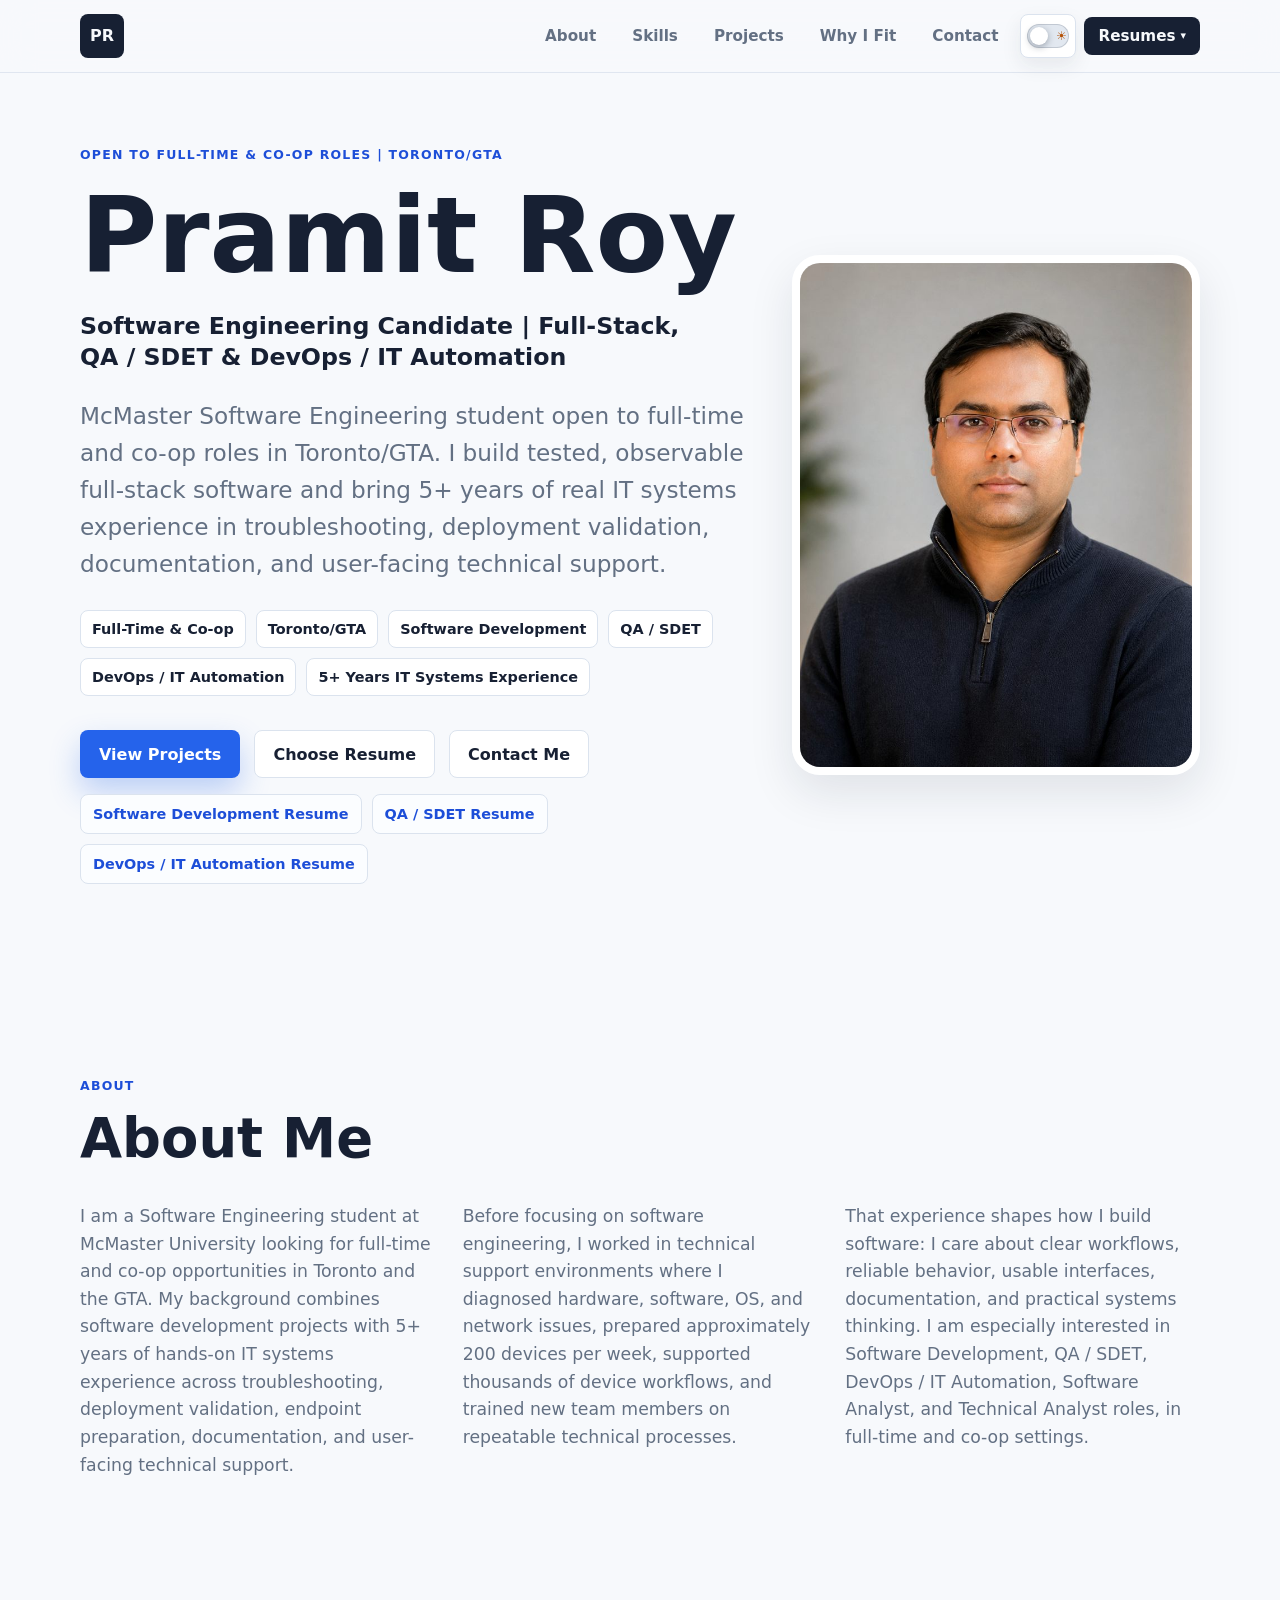
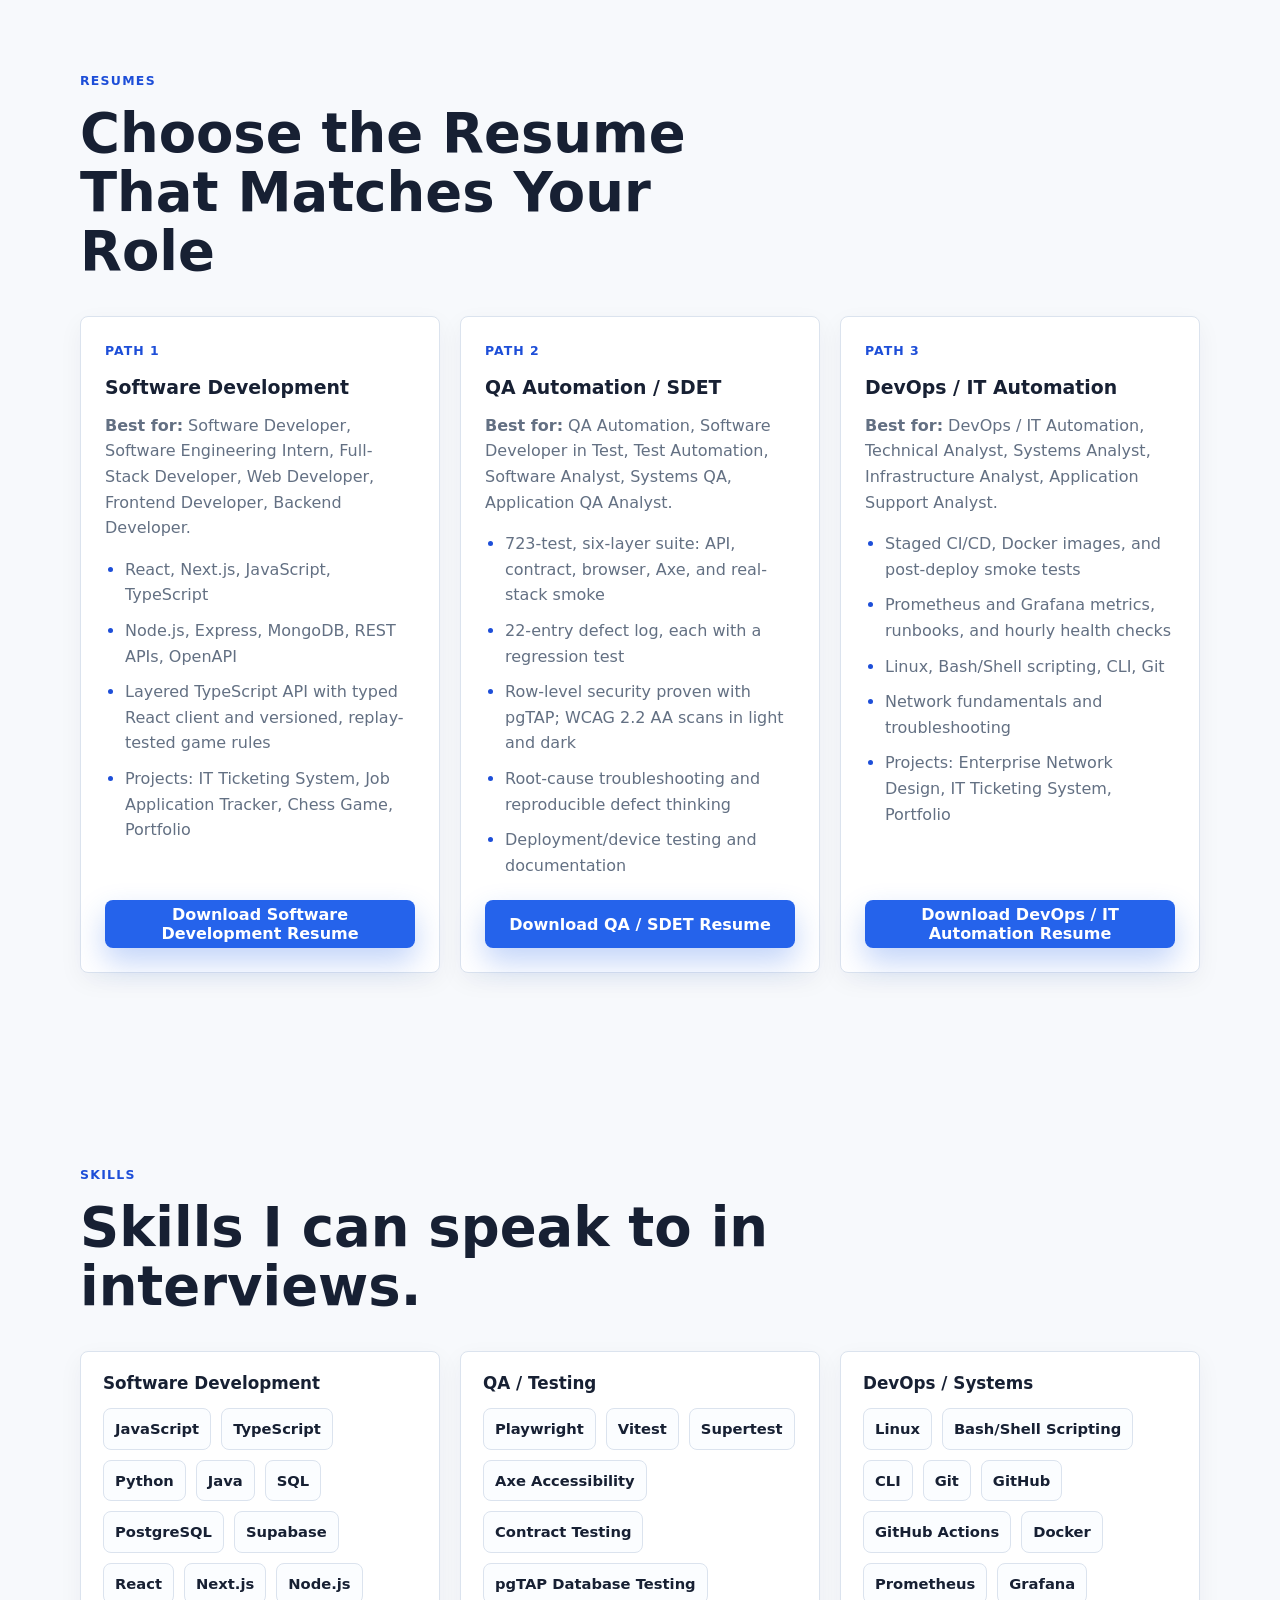
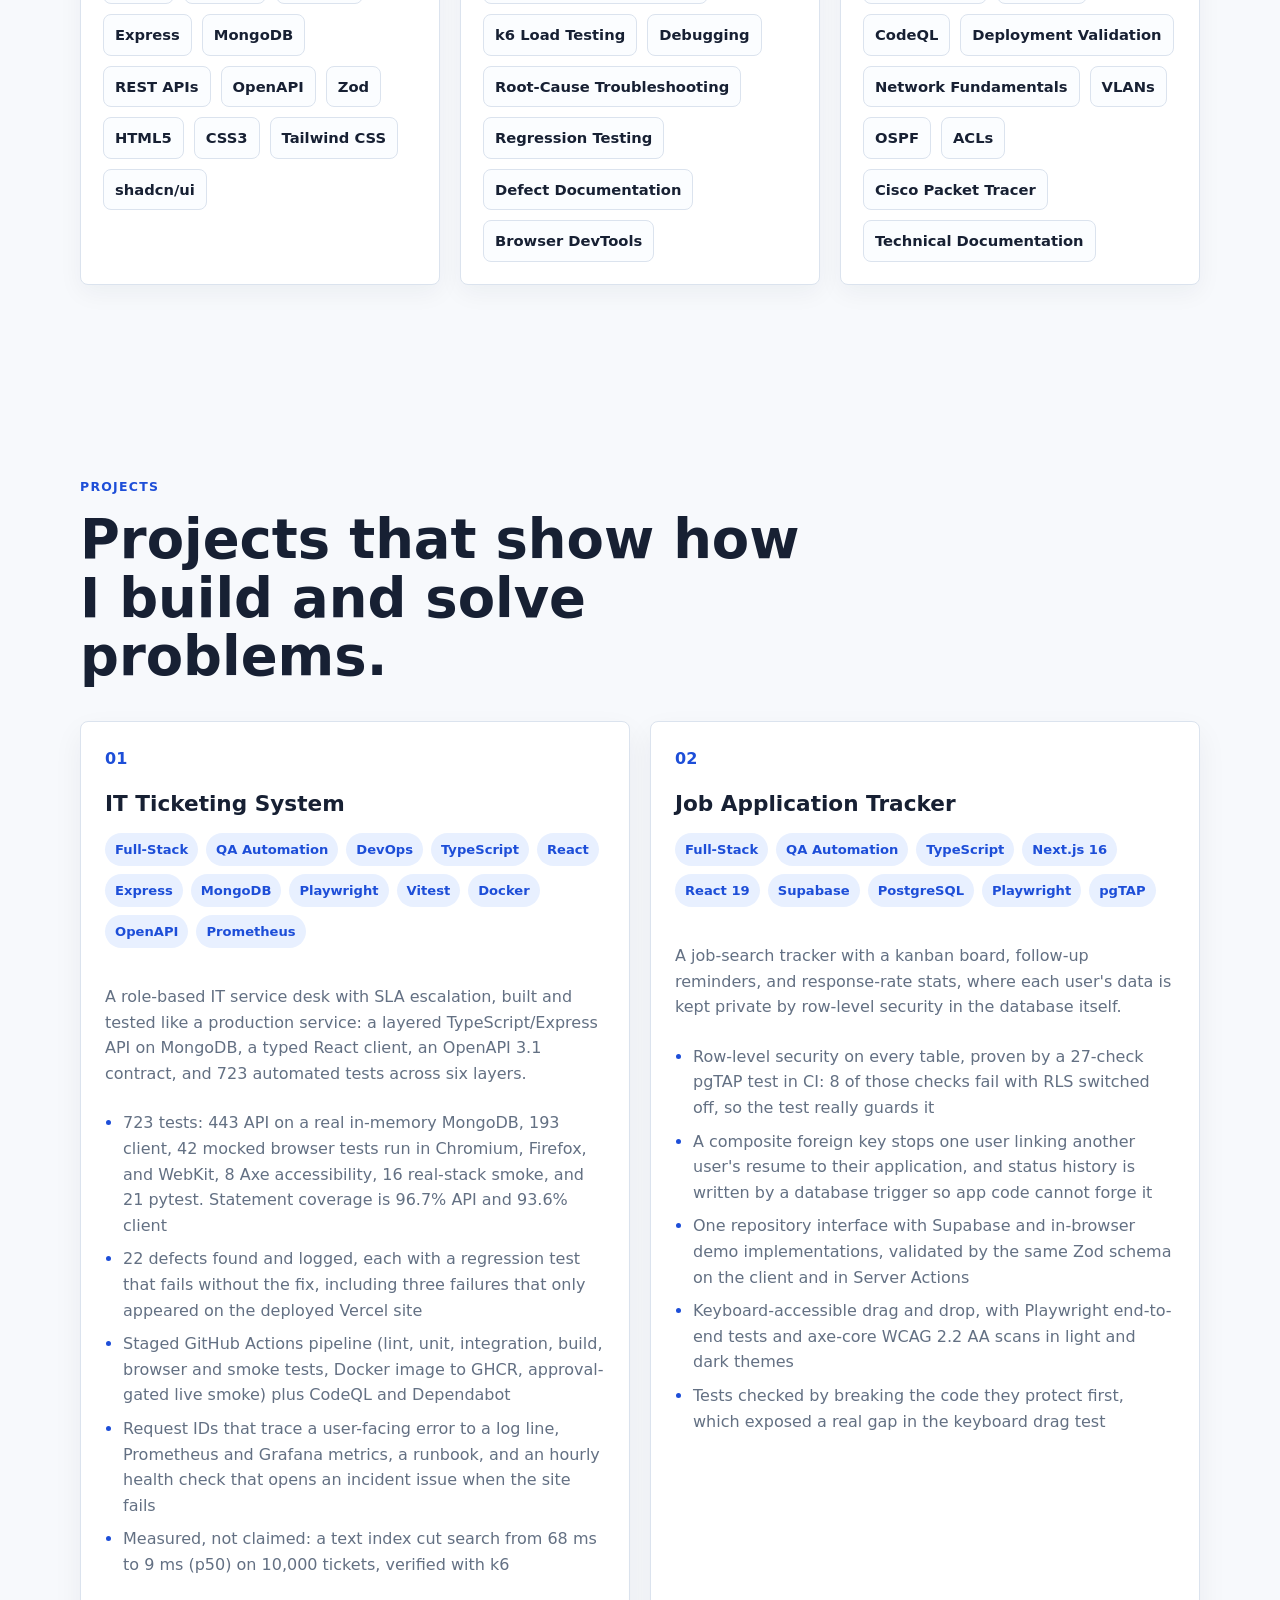
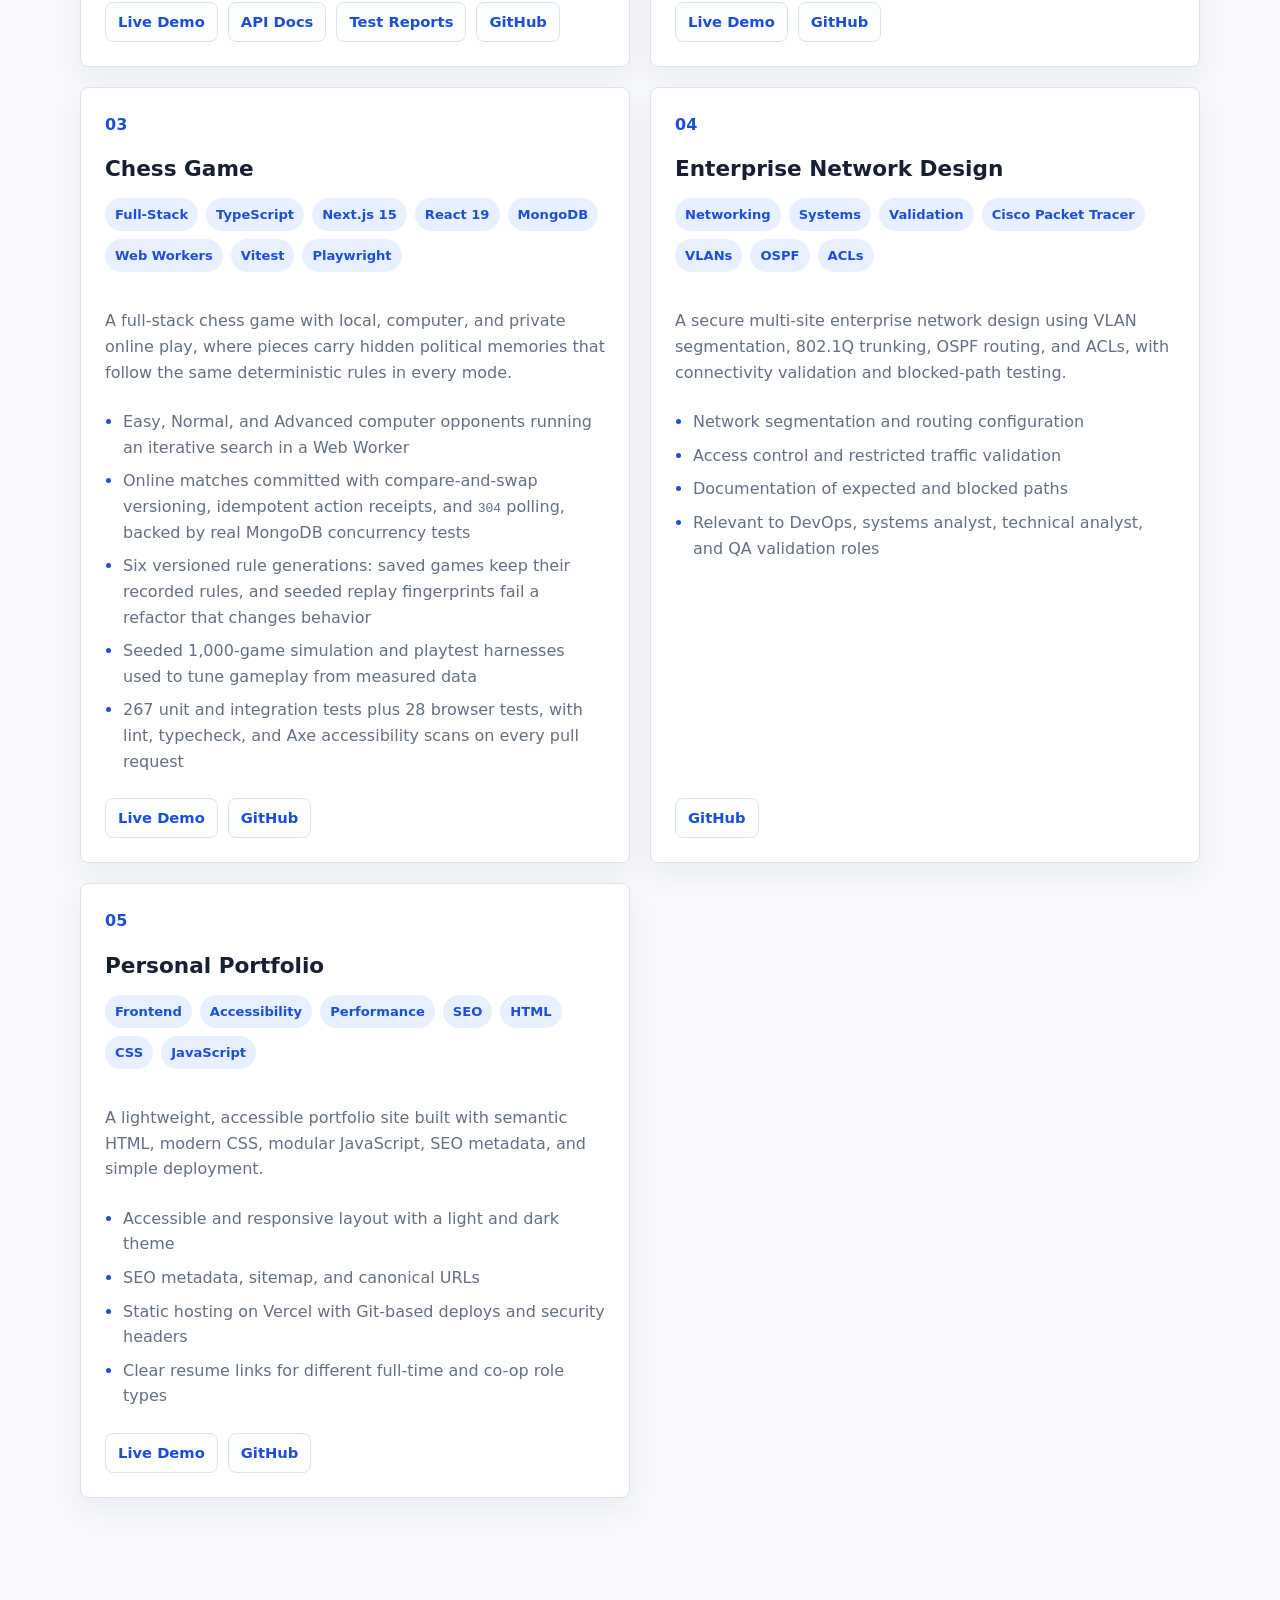
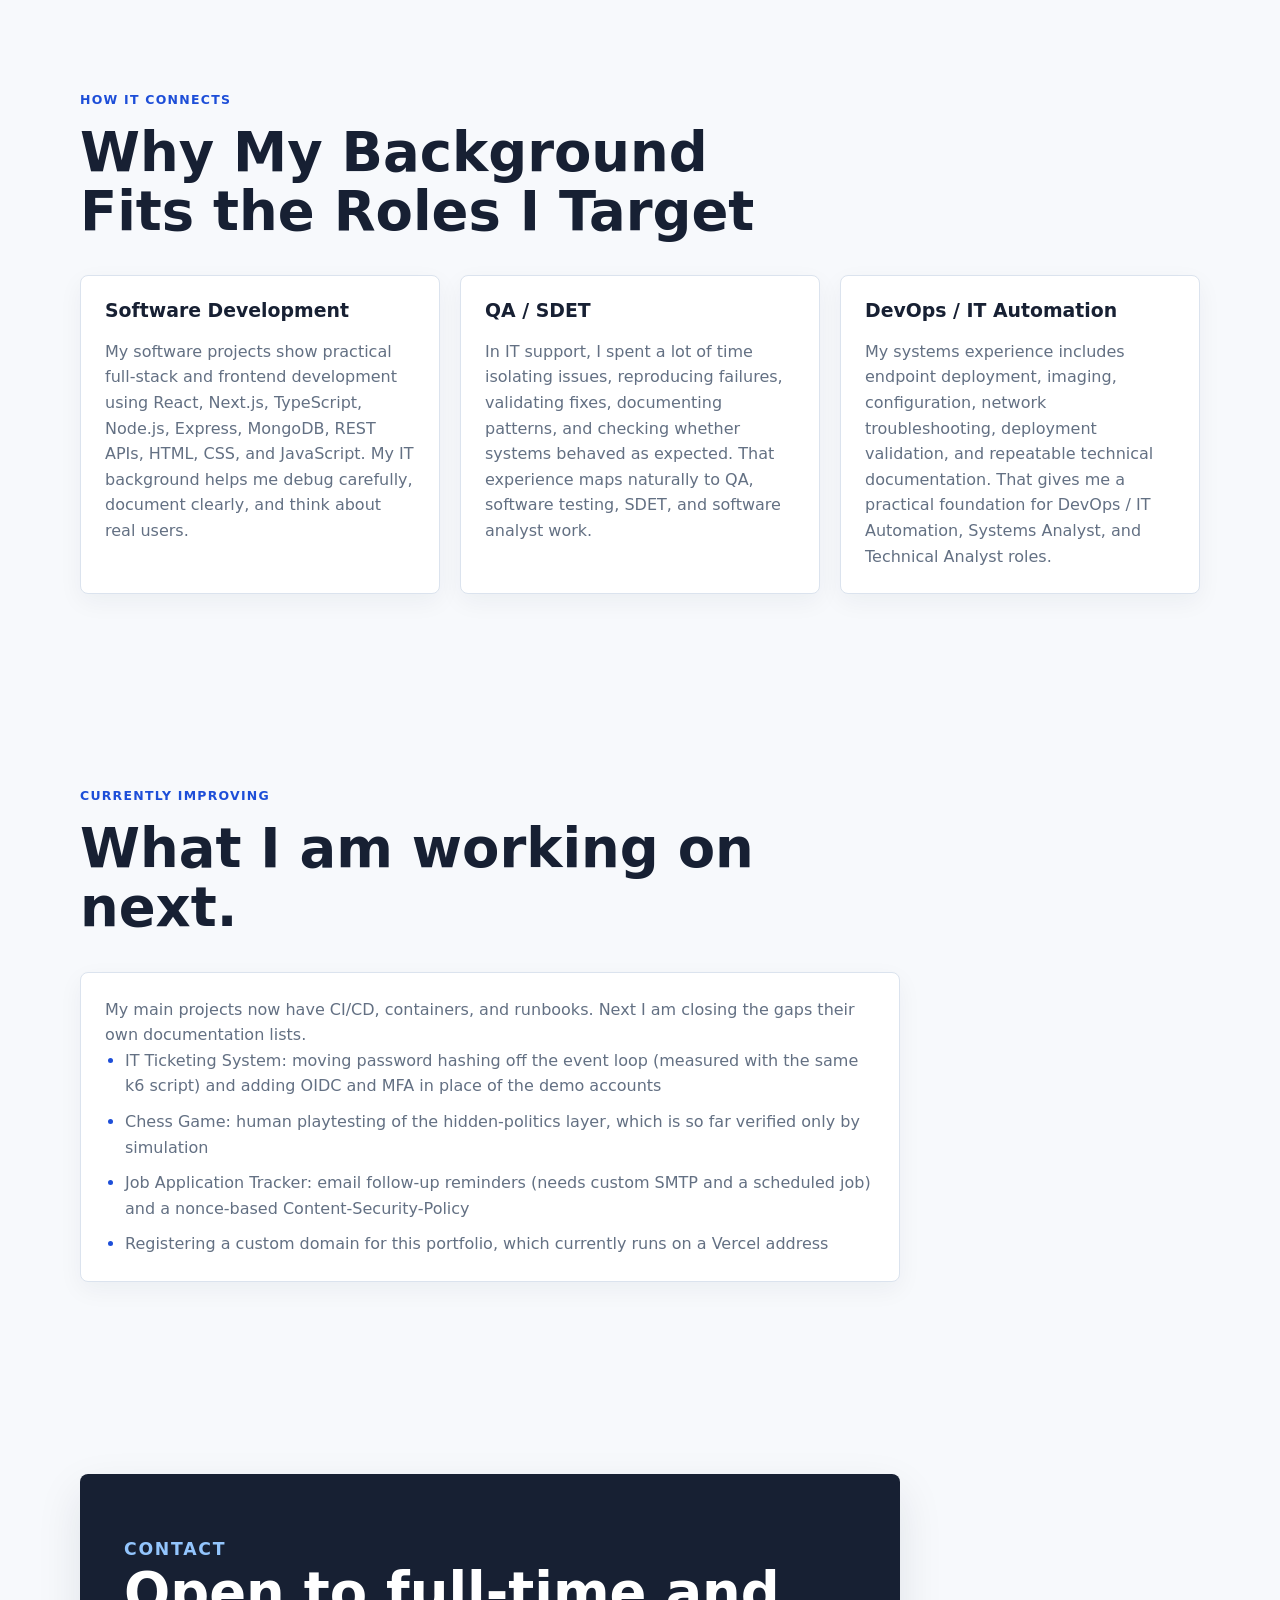
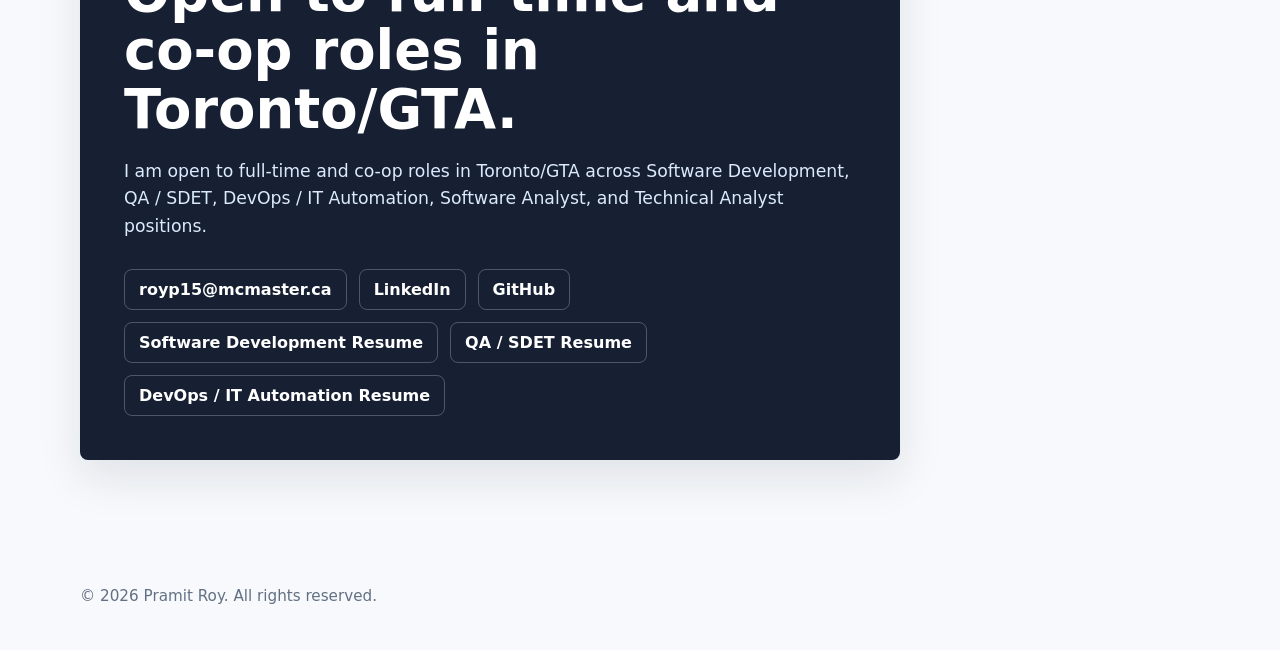
<file: index.html>
<!doctype html>
<html lang="en">
  <head>
    <meta charset="UTF-8" />
    <meta name="viewport" content="width=device-width, initial-scale=1.0" />
    <meta
      name="description"
      content="Pramit Roy is a McMaster Software Engineering student open to full-time and co-op roles in Toronto/GTA across Software Development, QA / SDET, DevOps / IT Automation, Software Analyst, and Technical Analyst positions."
    />
    <link rel="canonical" href="https://pramitroy.vercel.app/" />
    <meta name="author" content="Pramit Roy" />
    <meta name="theme-color" content="#172033" />
    <meta name="color-scheme" content="light dark" />
    <meta
      property="og:title"
      content="Pramit Roy | Software Engineering Full-Time & Co-op Candidate"
    />
    <meta
      property="og:description"
      content="Software Development, QA / SDET, and DevOps / IT Automation candidate open to full-time and co-op roles, with 5+ years of IT systems experience."
    />
    <meta property="og:type" content="website" />
    <meta property="og:url" content="https://pramitroy.vercel.app/" />
    <meta
      property="og:image"
      content="https://pramitroy.vercel.app/assets/profile-optimized.jpg"
    />
    <meta property="og:site_name" content="Pramit Roy Portfolio" />
    <meta name="twitter:card" content="summary_large_image" />
    <title>Pramit Roy | Software Engineering Full-Time & Co-op Candidate</title>
    <script>
      (() => {
        try {
          const storedTheme = localStorage.getItem("portfolio-theme");
          const prefersDark = window.matchMedia(
            "(prefers-color-scheme: dark)",
          ).matches;
          const theme = storedTheme || (prefersDark ? "dark" : "light");
          document.documentElement.dataset.theme =
            theme === "dark" ? "dark" : "light";
        } catch {
          document.documentElement.dataset.theme = "light";
        }
      })();
    </script>
    <link
      rel="stylesheet"
      href="styles.css?v=20260629-hiring-funnel-mobile-fix"
    />

    <script type="application/ld+json">
      {
        "@context": "https://schema.org",
        "@type": "Person",
        "name": "Pramit Roy",
        "jobTitle": "Software Engineering Full-Time & Co-op Candidate",
        "email": "mailto:royp15@mcmaster.ca",
        "url": "https://pramitroy.vercel.app/",
        "sameAs": [
          "https://www.linkedin.com/in/pramit-roy-338729289",
          "https://github.com/proyneon-hub"
        ],
        "address": {
          "@type": "PostalAddress",
          "addressLocality": "Toronto",
          "addressRegion": "ON",
          "addressCountry": "CA"
        },
        "alumniOf": [
          {
            "@type": "CollegeOrUniversity",
            "name": "McMaster University"
          }
        ]
      }
    </script>
  </head>
  <body>
    <a class="skip-link" href="#main-content">Skip to main content</a>

    <header class="site-header">
      <nav class="nav" aria-label="Primary navigation">
        <a class="logo" href="#home" aria-label="Pramit Roy home">PR</a>
        <button
          class="theme-toggle mobile-theme-toggle"
          type="button"
          aria-label="Switch to dark mode"
          aria-pressed="false"
        >
          <span class="theme-toggle-track" aria-hidden="true">
            <span class="theme-toggle-thumb"></span>
          </span>
        </button>
        <button
          class="nav-toggle"
          type="button"
          aria-expanded="false"
          aria-controls="primary-menu"
        >
          <span class="sr-only">Toggle navigation</span>
          <span></span>
          <span></span>
          <span></span>
        </button>
        <ul class="nav-links" id="primary-menu">
          <li><a href="#about">About</a></li>
          <li><a href="#skills">Skills</a></li>
          <li><a href="#projects">Projects</a></li>
          <li><a href="#background-fit">Why I Fit</a></li>
          <li><a href="#contact">Contact</a></li>
          <li class="theme-control">
            <button
              class="theme-toggle"
              type="button"
              aria-label="Switch to dark mode"
              aria-pressed="false"
            >
              <span class="theme-toggle-track" aria-hidden="true">
                <span class="theme-toggle-thumb"></span>
              </span>
            </button>
          </li>
          <li class="nav-resume-wrapper">
            <button
              class="nav-resume-btn"
              type="button"
              aria-expanded="false"
              aria-haspopup="menu"
            >
              Resumes
              <span class="resume-caret" aria-hidden="true">&#9662;</span>
            </button>
            <ul class="nav-resume-dropdown" role="menu">
              <li role="none">
                <a
                  href="assets/resume-software-developer-coop.pdf"
                  target="_blank"
                  rel="noopener"
                  role="menuitem"
                  aria-label="Download Software Development full-time and co-op resume PDF"
                  >Software Development Resume</a
                >
              </li>
              <li role="none">
                <a
                  href="assets/resume-qa-automation-sdet-coop.pdf"
                  target="_blank"
                  rel="noopener"
                  role="menuitem"
                  aria-label="Download QA / SDET full-time and co-op resume PDF"
                  >QA / SDET Resume</a
                >
              </li>
              <li role="none">
                <a
                  href="assets/resume-devops-cloud-it-automation-coop.pdf"
                  target="_blank"
                  rel="noopener"
                  role="menuitem"
                  aria-label="Download DevOps / IT Automation full-time and co-op resume PDF"
                  >DevOps / IT Automation Resume</a
                >
              </li>
            </ul>
          </li>
        </ul>
      </nav>
    </header>

    <main id="main-content">
      <section class="hero section" id="home" aria-labelledby="hero-title">
        <div class="hero-content">
          <p class="eyebrow">Open to Full-Time & Co-op Roles | Toronto/GTA</p>
          <h1 id="hero-title">Pramit Roy</h1>
          <p class="hero-role">
            <span class="role-lead">Software Engineering Candidate</span
            ><span class="role-divider"> | </span
            ><span class="no-break">Full-Stack</span
            ><span class="role-comma">, </span
            ><span class="no-break">QA / SDET</span
            ><span class="role-amp"> &amp; </span
            ><span class="no-break role-devops">DevOps / IT Automation</span>
          </p>
          <p class="hero-tagline">
            McMaster Software Engineering student open to full-time and co-op
            roles in Toronto/GTA. I build tested, observable full-stack
            software and bring 5+ years of real IT systems experience in
            troubleshooting, deployment validation, documentation, and
            user-facing technical support.
          </p>
          <ul class="hero-badges" aria-label="Hiring focus areas">
            <li>Full-Time & Co-op</li>
            <li>Toronto/GTA</li>
            <li>Software Development</li>
            <li>QA / SDET</li>
            <li>DevOps / IT Automation</li>
            <li>5+ Years IT Systems Experience</li>
          </ul>
          <div class="hero-actions">
            <a class="btn primary" href="#projects">View Projects</a>
            <a class="btn secondary" href="#role-paths">Choose Resume</a>
            <a class="btn secondary" href="#contact">Contact Me</a>
          </div>
          <div
            class="resume-quick-links"
            aria-label="Role-specific resume downloads"
          >
            <a
              href="assets/resume-software-developer-coop.pdf"
              target="_blank"
              rel="noopener"
              aria-label="Download Software Development full-time and co-op resume PDF"
              >Software Development Resume</a
            >
            <a
              href="assets/resume-qa-automation-sdet-coop.pdf"
              target="_blank"
              rel="noopener"
              aria-label="Download QA / SDET full-time and co-op resume PDF"
              >QA / SDET Resume</a
            >
            <a
              href="assets/resume-devops-cloud-it-automation-coop.pdf"
              target="_blank"
              rel="noopener"
              aria-label="Download DevOps / IT Automation full-time and co-op resume PDF"
              >DevOps / IT Automation Resume</a
            >
          </div>
        </div>
        <div class="hero-visual">
          <img
            src="assets/profile-optimized.jpg"
            alt="Portrait of Pramit Roy"
            width="520"
            height="520"
            decoding="async"
            fetchpriority="high"
          />
        </div>
      </section>

      <section class="section about" id="about" aria-labelledby="about-title">
        <div class="section-heading">
          <p class="eyebrow">About</p>
          <h2 id="about-title">About Me</h2>
        </div>
        <div class="about-grid about-grid-wide">
          <p>
            I am a Software Engineering student at McMaster University looking
            for full-time and co-op opportunities in Toronto and the GTA. My
            background combines software development projects with 5+ years of
            hands-on IT systems experience across troubleshooting, deployment
            validation, endpoint preparation, documentation, and user-facing
            technical support.
          </p>
          <p>
            Before focusing on software engineering, I worked in technical
            support environments where I diagnosed hardware, software, OS, and
            network issues, prepared approximately 200 devices per week,
            supported thousands of device workflows, and trained new team
            members on repeatable technical processes.
          </p>
          <p>
            That experience shapes how I build software: I care about clear
            workflows, reliable behavior, usable interfaces, documentation, and
            practical systems thinking. I am especially interested in Software
            Development, QA / SDET, DevOps / IT Automation, Software Analyst,
            and Technical Analyst roles, in full-time and co-op settings.
          </p>
        </div>
      </section>

      <section
        class="section role-fit"
        id="role-paths"
        aria-labelledby="role-paths-title"
      >
        <div class="section-heading">
          <p class="eyebrow">Resumes</p>
          <h2 id="role-paths-title">
            Choose the Resume That Matches Your Role
          </h2>
        </div>
        <div class="role-grid role-path-grid">
          <article class="role-card role-path-card">
            <p class="path-label">Path 1</p>
            <h3>Software Development</h3>
            <p class="card-intro">
              <strong>Best for:</strong> Software Developer, Software
              Engineering Intern, Full-Stack Developer, Web Developer, Frontend
              Developer, Backend Developer.
            </p>
            <ul class="role-list">
              <li>React, Next.js, JavaScript, TypeScript</li>
              <li>Node.js, Express, MongoDB, REST APIs, OpenAPI</li>
              <li>
                Layered TypeScript API with typed React client and versioned,
                replay-tested game rules
              </li>
              <li>
                Projects: IT Ticketing System, Job Application Tracker, Chess
                Game, Portfolio
              </li>
            </ul>
            <a
              class="btn primary"
              href="assets/resume-software-developer-coop.pdf"
              target="_blank"
              rel="noopener"
              aria-label="Download Software Development full-time and co-op resume PDF"
              >Download Software Development Resume</a
            >
          </article>
          <article class="role-card role-path-card">
            <p class="path-label">Path 2</p>
            <h3>QA Automation / SDET</h3>
            <p class="card-intro">
              <strong>Best for:</strong> QA Automation, Software Developer in
              Test, Test Automation, Software Analyst, Systems QA, Application
              QA Analyst.
            </p>
            <ul class="role-list">
              <li>
                723-test, six-layer suite: API, contract, browser, Axe, and
                real-stack smoke
              </li>
              <li>22-entry defect log, each with a regression test</li>
              <li>
                Row-level security proven with pgTAP; WCAG 2.2 AA scans in
                light and dark
              </li>
              <li>Root-cause troubleshooting and reproducible defect thinking</li>
              <li>Deployment/device testing and documentation</li>
            </ul>
            <a
              class="btn primary"
              href="assets/resume-qa-automation-sdet-coop.pdf"
              target="_blank"
              rel="noopener"
              aria-label="Download QA / SDET full-time and co-op resume PDF"
              >Download QA / SDET Resume</a
            >
          </article>
          <article class="role-card role-path-card">
            <p class="path-label">Path 3</p>
            <h3>DevOps / IT Automation</h3>
            <p class="card-intro">
              <strong>Best for:</strong> DevOps / IT Automation, Technical
              Analyst, Systems Analyst, Infrastructure Analyst, Application
              Support Analyst.
            </p>
            <ul class="role-list">
              <li>
                Staged CI/CD, Docker images, and post-deploy smoke tests
              </li>
              <li>
                Prometheus and Grafana metrics, runbooks, and hourly health
                checks
              </li>
              <li>Linux, Bash/Shell scripting, CLI, Git</li>
              <li>Network fundamentals and troubleshooting</li>
              <li>
                Projects: Enterprise Network Design, IT Ticketing System,
                Portfolio
              </li>
            </ul>
            <a
              class="btn primary"
              href="assets/resume-devops-cloud-it-automation-coop.pdf"
              target="_blank"
              rel="noopener"
              aria-label="Download DevOps / IT Automation full-time and co-op resume PDF"
              >Download DevOps / IT Automation Resume</a
            >
          </article>
        </div>
      </section>

      <section
        class="section skills"
        id="skills"
        aria-labelledby="skills-title"
      >
        <div class="section-heading">
          <p class="eyebrow">Skills</p>
          <h2 id="skills-title">Skills I can speak to in interviews.</h2>
        </div>
        <div class="skills-grid" aria-label="Technical skills by role path">
          <article class="skill-group">
            <h3>Software Development</h3>
            <ul class="skill-list">
              <li>JavaScript</li>
              <li>TypeScript</li>
              <li>Python</li>
              <li>Java</li>
              <li>SQL</li>
              <li>PostgreSQL</li>
              <li>Supabase</li>
              <li>React</li>
              <li>Next.js</li>
              <li>Node.js</li>
              <li>Express</li>
              <li>MongoDB</li>
              <li>REST APIs</li>
              <li>OpenAPI</li>
              <li>Zod</li>
              <li>HTML5</li>
              <li>CSS3</li>
              <li>Tailwind CSS</li>
              <li>shadcn/ui</li>
            </ul>
          </article>
          <article class="skill-group">
            <h3>QA / Testing</h3>
            <ul class="skill-list">
              <li>Playwright</li>
              <li>Vitest</li>
              <li>Supertest</li>
              <li>Axe Accessibility</li>
              <li>Contract Testing</li>
              <li>pgTAP Database Testing</li>
              <li>k6 Load Testing</li>
              <li>Debugging</li>
              <li>Root-Cause Troubleshooting</li>
              <li>Regression Testing</li>
              <li>Defect Documentation</li>
              <li>Browser DevTools</li>
            </ul>
          </article>
          <article class="skill-group">
            <h3>DevOps / Systems</h3>
            <ul class="skill-list">
              <li>Linux</li>
              <li>Bash/Shell Scripting</li>
              <li>CLI</li>
              <li>Git</li>
              <li>GitHub</li>
              <li>GitHub Actions</li>
              <li>Docker</li>
              <li>Prometheus</li>
              <li>Grafana</li>
              <li>CodeQL</li>
              <li>Deployment Validation</li>
              <li>Network Fundamentals</li>
              <li>VLANs</li>
              <li>OSPF</li>
              <li>ACLs</li>
              <li>Cisco Packet Tracer</li>
              <li>Technical Documentation</li>
            </ul>
          </article>
        </div>
      </section>

      <section
        class="section projects"
        id="projects"
        aria-labelledby="projects-title"
      >
        <div class="section-heading">
          <p class="eyebrow">Projects</p>
          <h2 id="projects-title">
            Projects that show how I build and solve problems.
          </h2>
        </div>
        <div class="project-grid project-grid-wide">
          <article class="project-card">
            <p class="project-number">01</p>
            <h3>IT Ticketing System</h3>
            <ul
              class="project-tags"
              aria-label="IT Ticketing System role relevance and technologies"
            >
              <li>Full-Stack</li>
              <li>QA Automation</li>
              <li>DevOps</li>
              <li>TypeScript</li>
              <li>React</li>
              <li>Express</li>
              <li>MongoDB</li>
              <li>Playwright</li>
              <li>Vitest</li>
              <li>Docker</li>
              <li>OpenAPI</li>
              <li>Prometheus</li>
            </ul>
            <p>
              A role-based IT service desk with SLA escalation, built and
              tested like a production service: a layered TypeScript/Express
              API on MongoDB, a typed React client, an OpenAPI 3.1 contract,
              and 723 automated tests across six layers.
            </p>
            <ul class="project-highlights">
              <li>
                723 tests: 443 API on a real in-memory MongoDB, 193 client, 42
                mocked browser tests run in Chromium, Firefox, and WebKit, 8
                Axe accessibility, 16 real-stack smoke, and 21 pytest.
                Statement coverage is 96.7% API and 93.6% client
              </li>
              <li>
                22 defects found and logged, each with a regression test that
                fails without the fix, including three failures that only
                appeared on the deployed Vercel site
              </li>
              <li>
                Staged GitHub Actions pipeline (lint, unit, integration,
                build, browser and smoke tests, Docker image to GHCR,
                approval-gated live smoke) plus CodeQL and Dependabot
              </li>
              <li>
                Request IDs that trace a user-facing error to a log line,
                Prometheus and Grafana metrics, a runbook, and an hourly
                health check that opens an incident issue when the site fails
              </li>
              <li>
                Measured, not claimed: a text index cut search from 68 ms to
                9 ms (p50) on 10,000 tickets, verified with k6
              </li>
            </ul>
            <div class="project-links" aria-label="IT Ticketing System links">
              <a
                href="https://it-ticketing-system-pi.vercel.app"
                target="_blank"
                rel="noopener"
                >Live Demo</a
              >
              <a
                href="https://it-ticketing-system-pi.vercel.app/api/docs"
                target="_blank"
                rel="noopener"
                >API Docs</a
              >
              <a
                href="https://proyneon-hub.github.io/it-ticketing-system/"
                target="_blank"
                rel="noopener"
                >Test Reports</a
              >
              <a
                href="https://github.com/proyneon-hub/it-ticketing-system"
                target="_blank"
                rel="noopener"
                >GitHub</a
              >
            </div>
          </article>
          <article class="project-card">
            <p class="project-number">02</p>
            <h3>Job Application Tracker</h3>
            <ul
              class="project-tags"
              aria-label="Job Application Tracker role relevance and technologies"
            >
              <li>Full-Stack</li>
              <li>QA Automation</li>
              <li>TypeScript</li>
              <li>Next.js 16</li>
              <li>React 19</li>
              <li>Supabase</li>
              <li>PostgreSQL</li>
              <li>Playwright</li>
              <li>pgTAP</li>
            </ul>
            <p>
              A job-search tracker with a kanban board, follow-up reminders, and
              response-rate stats, where each user's data is kept private by
              row-level security in the database itself.
            </p>
            <ul class="project-highlights">
              <li>
                Row-level security on every table, proven by a 27-check pgTAP
                test in CI: 8 of those checks fail with RLS switched off, so
                the test really guards it
              </li>
              <li>
                A composite foreign key stops one user linking another user's
                resume to their application, and status history is written by a
                database trigger so app code cannot forge it
              </li>
              <li>
                One repository interface with Supabase and in-browser demo
                implementations, validated by the same Zod schema on the client
                and in Server Actions
              </li>
              <li>
                Keyboard-accessible drag and drop, with Playwright end-to-end
                tests and axe-core WCAG 2.2 AA scans in light and dark themes
              </li>
              <li>
                Tests checked by breaking the code they protect first, which
                exposed a real gap in the keyboard drag test
              </li>
            </ul>
            <div
              class="project-links"
              aria-label="Job Application Tracker links"
            >
              <a
                href="https://job-application-tracker-two-beryl.vercel.app"
                target="_blank"
                rel="noopener"
                >Live Demo</a
              >
              <a
                href="https://github.com/proyneon-hub/Job-Application-Tracker"
                target="_blank"
                rel="noopener"
                >GitHub</a
              >
            </div>
          </article>
          <article class="project-card">
            <p class="project-number">03</p>
            <h3>Chess Game</h3>
            <ul
              class="project-tags"
              aria-label="Chess Game role relevance and technologies"
            >
              <li>Full-Stack</li>
              <li>TypeScript</li>
              <li>Next.js 15</li>
              <li>React 19</li>
              <li>MongoDB</li>
              <li>Web Workers</li>
              <li>Vitest</li>
              <li>Playwright</li>
            </ul>
            <p>
              A full-stack chess game with local, computer, and private online
              play, where pieces carry hidden political memories that follow
              the same deterministic rules in every mode.
            </p>
            <ul class="project-highlights">
              <li>
                Easy, Normal, and Advanced computer opponents running an
                iterative search in a Web Worker
              </li>
              <li>
                Online matches committed with compare-and-swap versioning,
                idempotent action receipts, and <code>304</code> polling, backed
                by real MongoDB concurrency tests
              </li>
              <li>
                Six versioned rule generations: saved games keep their recorded
                rules, and seeded replay fingerprints fail a refactor that
                changes behavior
              </li>
              <li>
                Seeded 1,000-game simulation and playtest harnesses used to
                tune gameplay from measured data
              </li>
              <li>
                267 unit and integration tests plus 28 browser tests, with lint,
                typecheck, and Axe accessibility scans on every pull request
              </li>
            </ul>
            <div class="project-links" aria-label="Chess Game links">
              <a
                href="https://test-chess-game-roy-kappa-five.vercel.app"
                target="_blank"
                rel="noopener"
                >Live Demo</a
              >
              <a
                href="https://github.com/proyneon-hub/Chess-Game"
                target="_blank"
                rel="noopener"
                >GitHub</a
              >
            </div>
          </article>
          <article class="project-card">
            <p class="project-number">04</p>
            <h3>Enterprise Network Design</h3>
            <ul
              class="project-tags"
              aria-label="Enterprise Network Design role relevance and technologies"
            >
              <li>Networking</li>
              <li>Systems</li>
              <li>Validation</li>
              <li>Cisco Packet Tracer</li>
              <li>VLANs</li>
              <li>OSPF</li>
              <li>ACLs</li>
            </ul>
            <p>
              A secure multi-site enterprise network design using VLAN
              segmentation, 802.1Q trunking, OSPF routing, and ACLs, with
              connectivity validation and blocked-path testing.
            </p>
            <ul class="project-highlights">
              <li>Network segmentation and routing configuration</li>
              <li>Access control and restricted traffic validation</li>
              <li>Documentation of expected and blocked paths</li>
              <li>
                Relevant to DevOps, systems analyst, technical analyst, and QA
                validation roles
              </li>
            </ul>
            <div
              class="project-links"
              aria-label="Enterprise Network Design links"
            >
              <a
                href="https://github.com/proyneon-hub/enterprise-network-design"
                target="_blank"
                rel="noopener"
                >GitHub</a
              >
            </div>
          </article>
          <article class="project-card">
            <p class="project-number">05</p>
            <h3>Personal Portfolio</h3>
            <ul
              class="project-tags"
              aria-label="Personal Portfolio role relevance and technologies"
            >
              <li>Frontend</li>
              <li>Accessibility</li>
              <li>Performance</li>
              <li>SEO</li>
              <li>HTML</li>
              <li>CSS</li>
              <li>JavaScript</li>
            </ul>
            <p>
              A lightweight, accessible portfolio site built with semantic HTML,
              modern CSS, modular JavaScript, SEO metadata, and simple
              deployment.
            </p>
            <ul class="project-highlights">
              <li>Accessible and responsive layout with a light and dark theme</li>
              <li>SEO metadata, sitemap, and canonical URLs</li>
              <li>
                Static hosting on Vercel with Git-based deploys and security
                headers
              </li>
              <li>Clear resume links for different full-time and co-op role types</li>
            </ul>
            <div class="project-links" aria-label="Personal Portfolio links">
              <a
                href="https://pramitroy.vercel.app"
                target="_blank"
                rel="noopener"
                >Live Demo</a
              >
              <a
                href="https://github.com/proyneon-hub/personal-portfolio"
                target="_blank"
                rel="noopener"
                >GitHub</a
              >
            </div>
          </article>
        </div>
      </section>

      <section
        class="section role-fit"
        id="background-fit"
        aria-labelledby="background-fit-title"
      >
        <div class="section-heading">
          <p class="eyebrow">How It Connects</p>
          <h2 id="background-fit-title">Why My Background Fits the Roles I Target</h2>
        </div>
        <div class="role-grid role-path-grid">
          <article class="role-card">
            <h3>Software Development</h3>
            <p class="card-intro">
              My software projects show practical full-stack and frontend
              development using React, Next.js, TypeScript, Node.js, Express,
              MongoDB, REST APIs, HTML, CSS, and JavaScript. My IT background
              helps me debug carefully, document clearly, and think about real
              users.
            </p>
          </article>
          <article class="role-card">
            <h3>QA / SDET</h3>
            <p class="card-intro">
              In IT support, I spent a lot of time isolating issues, reproducing
              failures, validating fixes, documenting patterns, and checking
              whether systems behaved as expected. That experience maps
              naturally to QA, software testing, SDET, and software analyst
              work.
            </p>
          </article>
          <article class="role-card">
            <h3>DevOps / IT Automation</h3>
            <p class="card-intro">
              My systems experience includes endpoint deployment, imaging,
              configuration, network troubleshooting, deployment validation, and
              repeatable technical documentation. That gives me a practical
              foundation for DevOps / IT Automation, Systems Analyst, and
              Technical Analyst roles.
            </p>
          </article>
        </div>
      </section>

      <section
        class="section role-fit"
        id="currently-improving"
        aria-labelledby="currently-improving-title"
      >
        <div class="section-heading">
          <p class="eyebrow">Currently Improving</p>
          <h2 id="currently-improving-title">What I am working on next.</h2>
        </div>
        <div class="role-card improvement-card">
          <p class="card-intro">
            My main projects now have CI/CD, containers, and runbooks. Next I
            am closing the gaps their own documentation lists.
          </p>
          <ul class="role-list">
            <li>
              IT Ticketing System: moving password hashing off the event loop
              (measured with the same k6 script) and adding OIDC and MFA in
              place of the demo accounts
            </li>
            <li>
              Chess Game: human playtesting of the hidden-politics layer, which
              is so far verified only by simulation
            </li>
            <li>
              Job Application Tracker: email follow-up reminders (needs custom
              SMTP and a scheduled job) and a nonce-based Content-Security-Policy
            </li>
            <li>
              Registering a custom domain for this portfolio, which currently
              runs on a Vercel address
            </li>
          </ul>
        </div>
      </section>

      <section
        class="section contact"
        id="contact"
        aria-labelledby="contact-title"
      >
        <div class="contact-panel">
          <p class="eyebrow">Contact</p>
          <h2 id="contact-title">
            Open to full-time and co-op roles in Toronto/GTA.
          </h2>
          <p>
            I am open to full-time and co-op roles in Toronto/GTA across
            Software Development, QA / SDET, DevOps / IT Automation,
            Software Analyst, and Technical Analyst positions.
          </p>
          <address class="contact-links">
            <a href="mailto:royp15@mcmaster.ca">royp15@mcmaster.ca</a>
            <a
              href="https://www.linkedin.com/in/pramit-roy-338729289"
              target="_blank"
              rel="noopener"
              >LinkedIn</a
            >
            <a
              href="https://github.com/proyneon-hub"
              target="_blank"
              rel="noopener"
              >GitHub</a
            >
            <a
              href="assets/resume-software-developer-coop.pdf"
              target="_blank"
              rel="noopener"
              aria-label="Download Software Development full-time and co-op resume PDF"
              >Software Development Resume</a
            >
            <a
              href="assets/resume-qa-automation-sdet-coop.pdf"
              target="_blank"
              rel="noopener"
              aria-label="Download QA / SDET full-time and co-op resume PDF"
              >QA / SDET Resume</a
            >
            <a
              href="assets/resume-devops-cloud-it-automation-coop.pdf"
              target="_blank"
              rel="noopener"
              aria-label="Download DevOps / IT Automation full-time and co-op resume PDF"
              >DevOps / IT Automation Resume</a
            >
          </address>
        </div>
      </section>
    </main>

    <footer class="site-footer">
      <p>&copy; <span id="year"></span> Pramit Roy. All rights reserved.</p>
    </footer>

    <script src="script.js?v=20260629-theme-toggle" defer></script>
  </body>
</html>
</file>
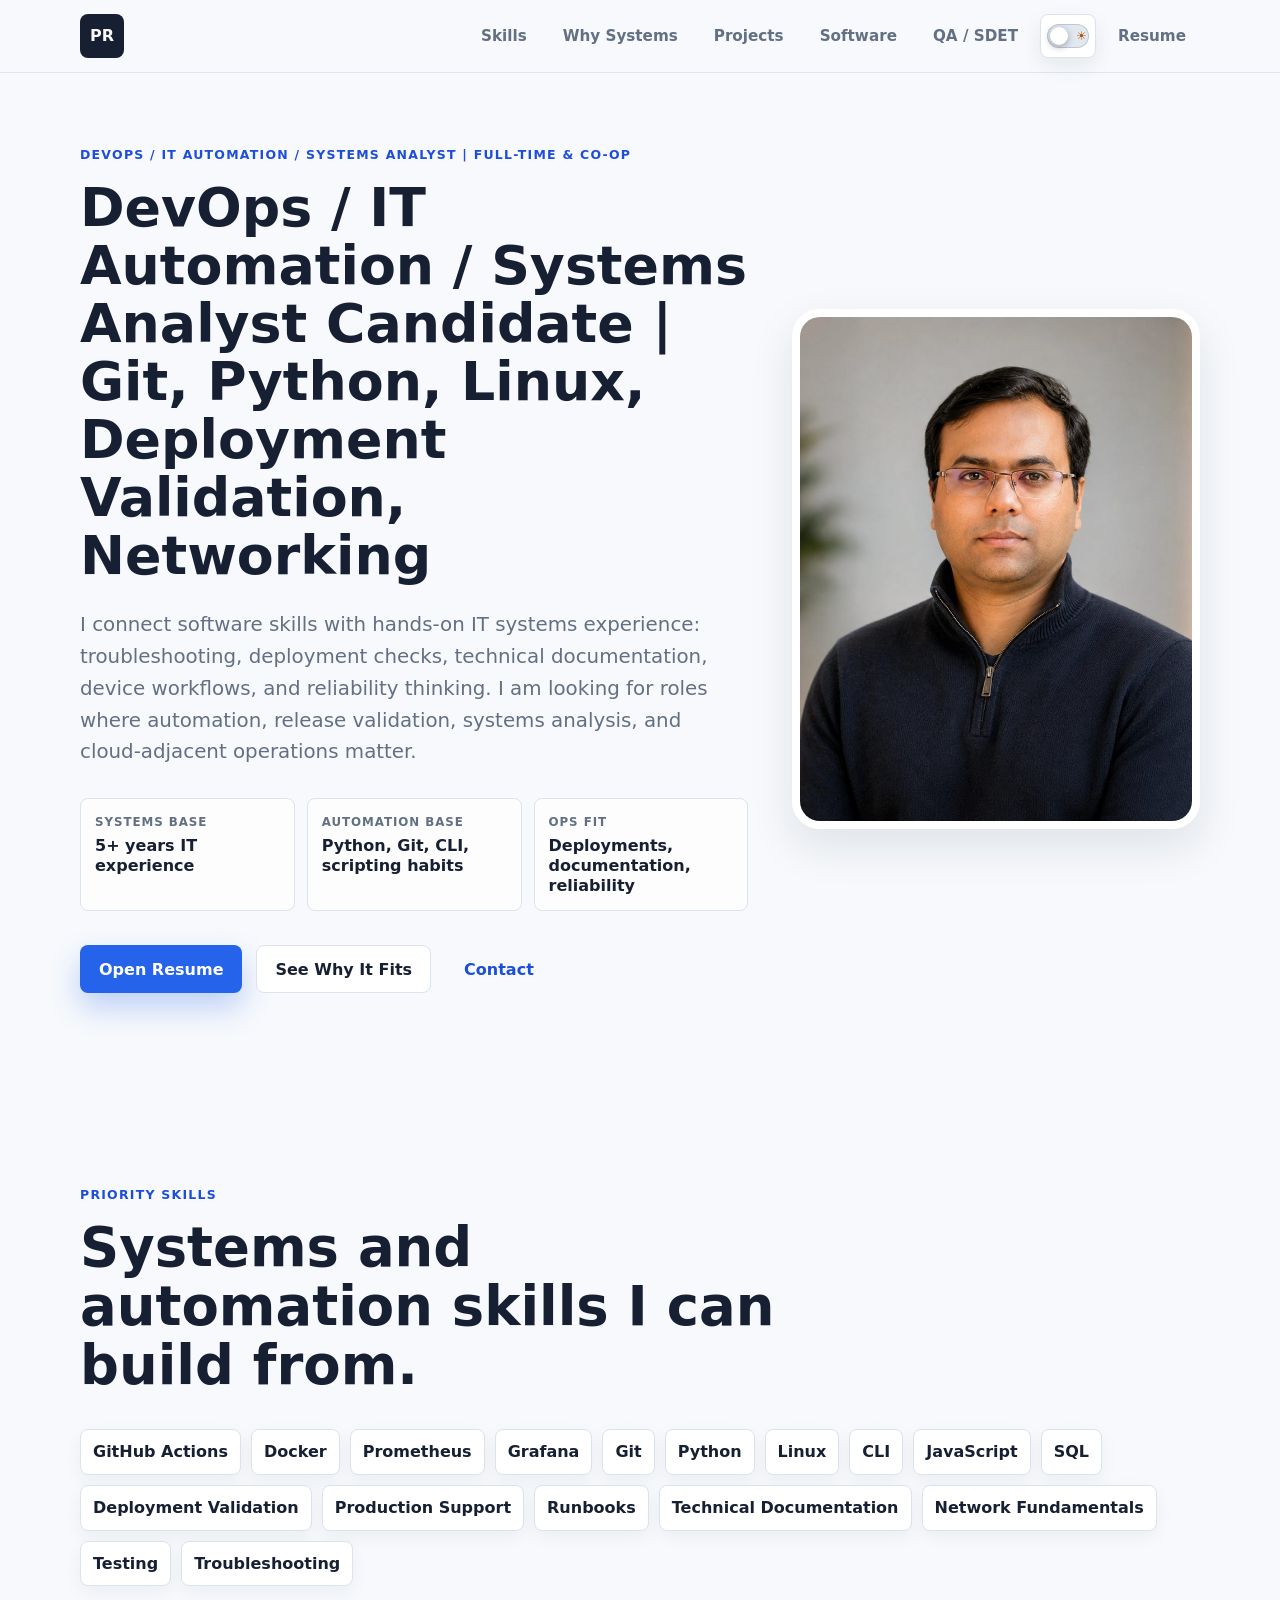
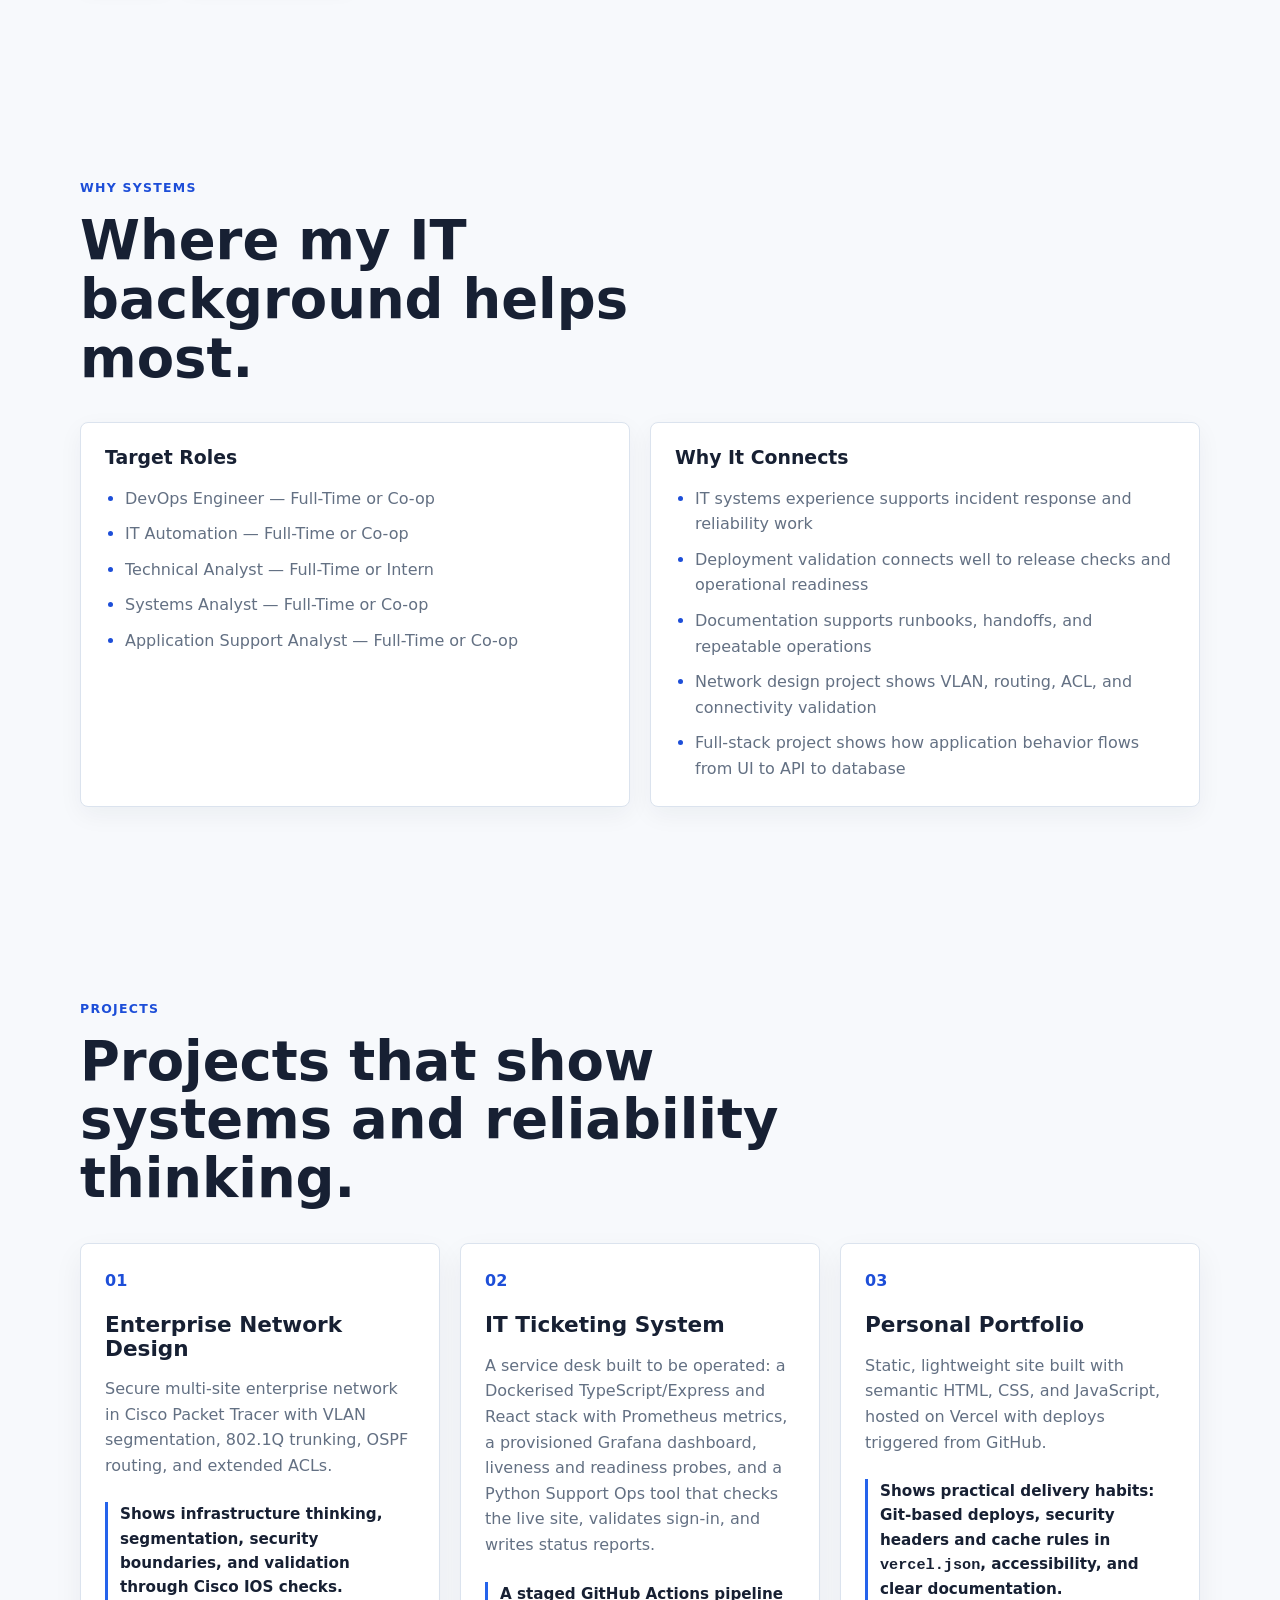
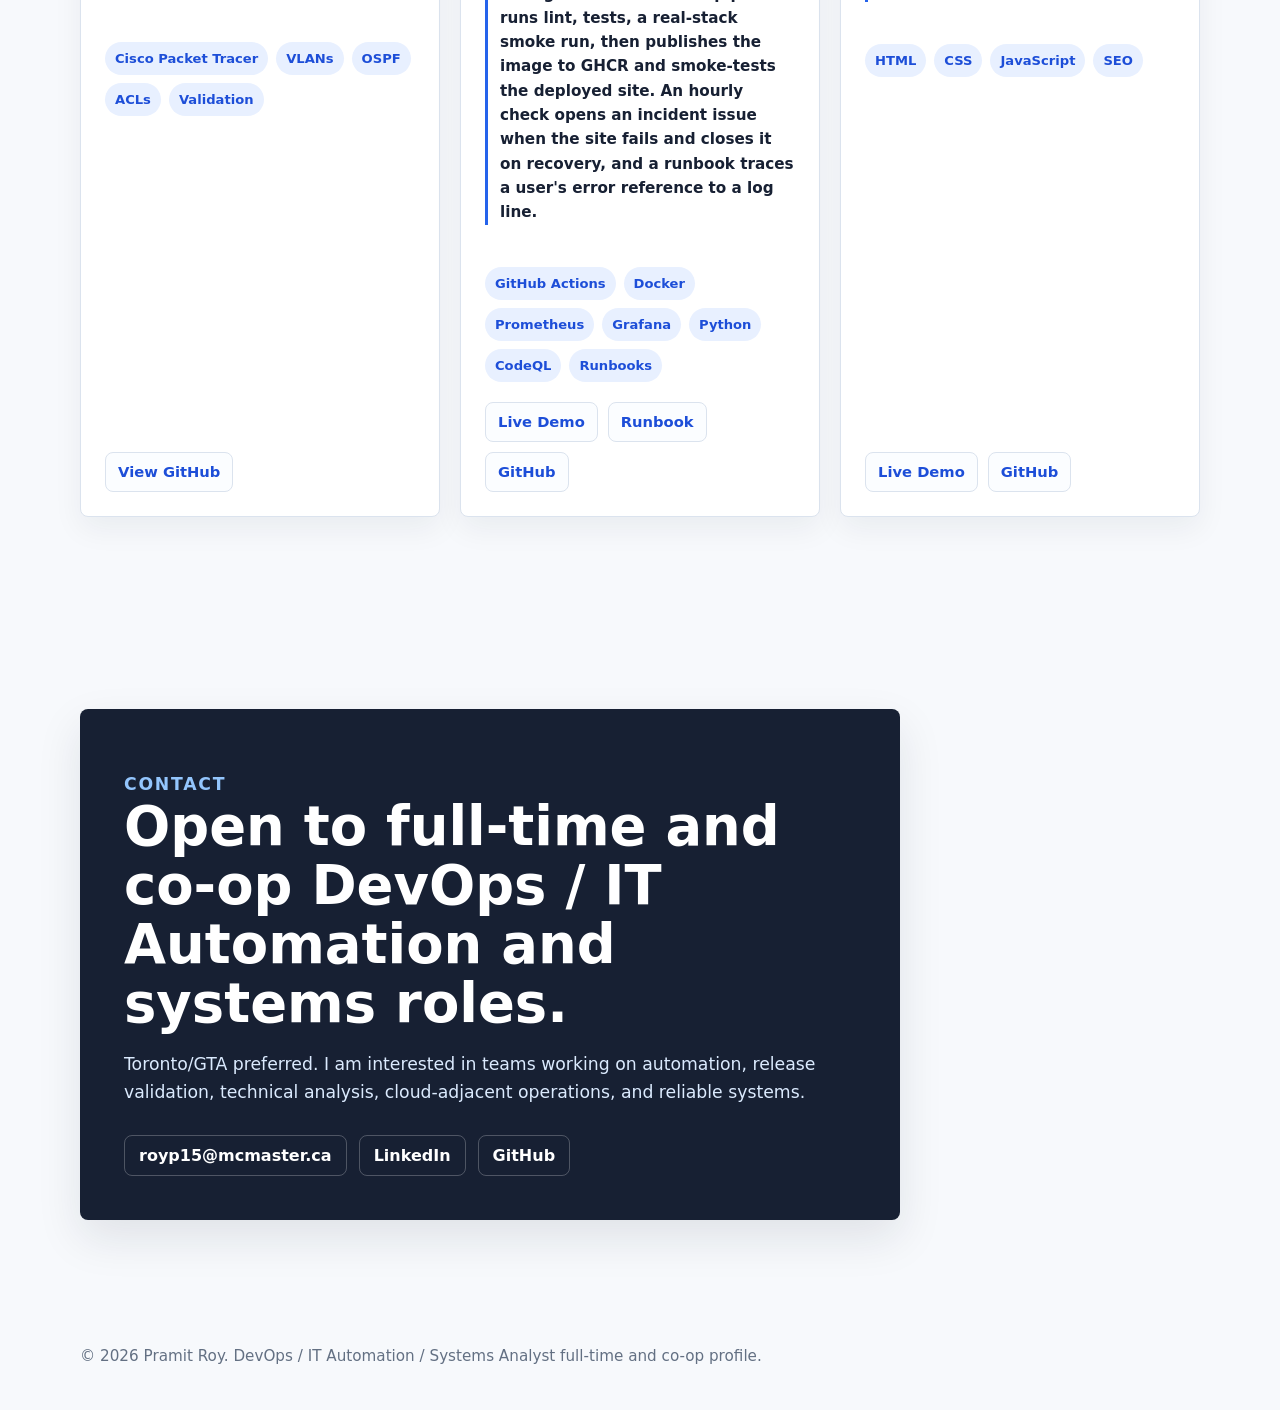
<file: devops-cloud-it-automation-coop.html>
<!doctype html>
<html lang="en">
  <head>
    <meta charset="UTF-8" />
    <meta name="viewport" content="width=device-width, initial-scale=1.0" />
    <meta
      name="description"
      content="Pramit Roy - DevOps / IT Automation and Systems Analyst profile for full-time and co-op roles, focused on deployment validation, systems reliability, Git, Python, networking, and documentation."
    />
    <meta name="author" content="Pramit Roy" />
    <meta name="theme-color" content="#172033" />
    <meta name="color-scheme" content="light dark" />
    <meta
      property="og:title"
      content="Pramit Roy | DevOps / IT Automation / Systems Analyst — Full-Time & Co-op"
    />
    <meta
      property="og:description"
      content="DevOps / IT Automation and Systems Analyst profile for full-time and co-op roles with IT systems experience, deployment validation, troubleshooting, documentation, and software projects."
    />
    <meta property="og:type" content="website" />
    <meta
      property="og:url"
      content="https://pramitroy.vercel.app/devops-cloud-it-automation-coop"
    />
    <meta
      property="og:image"
      content="https://pramitroy.vercel.app/assets/profile-optimized.jpg"
    />
    <link
      rel="canonical"
      href="https://pramitroy.vercel.app/devops-cloud-it-automation-coop"
    />
    <title>Pramit Roy | DevOps / IT Automation / Systems Analyst — Full-Time & Co-op</title>
    <script>
      (() => {
        try {
          const storedTheme = localStorage.getItem("portfolio-theme");
          const prefersDark = window.matchMedia(
            "(prefers-color-scheme: dark)",
          ).matches;
          const theme = storedTheme || (prefersDark ? "dark" : "light");
          document.documentElement.dataset.theme =
            theme === "dark" ? "dark" : "light";
        } catch {
          document.documentElement.dataset.theme = "light";
        }
      })();
    </script>
    <link
      rel="stylesheet"
      href="styles.css?v=20260629-hiring-funnel-mobile-fix"
    />
  </head>
  <body>
    <a class="skip-link" href="#main-content">Skip to main content</a>
    <header class="site-header">
      <nav class="nav" aria-label="Primary navigation">
        <a class="logo" href="index.html" aria-label="Pramit Roy home">PR</a>
        <button
          class="theme-toggle mobile-theme-toggle"
          type="button"
          aria-label="Switch to dark mode"
          aria-pressed="false"
        >
          <span class="theme-toggle-track" aria-hidden="true">
            <span class="theme-toggle-thumb"></span>
          </span>
        </button>
        <button
          class="nav-toggle"
          type="button"
          aria-expanded="false"
          aria-controls="primary-menu"
        >
          <span class="sr-only">Toggle navigation</span>
          <span></span>
          <span></span>
          <span></span>
        </button>
        <ul class="nav-links" id="primary-menu">
          <li><a href="#skills">Skills</a></li>
          <li><a href="#fit">Why Systems</a></li>
          <li><a href="#projects">Projects</a></li>
          <li><a href="software-developer-coop.html">Software</a></li>
          <li><a href="qa-automation-sdet-coop.html">QA / SDET</a></li>
          <li class="theme-control">
            <button
              class="theme-toggle"
              type="button"
              aria-label="Switch to dark mode"
              aria-pressed="false"
            >
              <span class="theme-toggle-track" aria-hidden="true">
                <span class="theme-toggle-thumb"></span>
              </span>
            </button>
          </li>
          <li>
            <a
              class="nav-resume"
              href="assets/resume-devops-cloud-it-automation-coop.pdf"
              target="_blank"
              rel="noopener"
              aria-label="Download DevOps / IT Automation full-time and co-op resume PDF"
              >Resume</a
            >
          </li>
        </ul>
      </nav>
    </header>

    <main id="main-content">
      <section
        class="hero section variant-hero"
        id="home"
        aria-labelledby="hero-title"
      >
        <div class="hero-content">
          <p class="eyebrow">DevOps / IT Automation / Systems Analyst | Full-Time & Co-op</p>
          <h1 id="hero-title">
            DevOps / IT Automation / Systems Analyst Candidate | Git,
            Python, Linux, Deployment Validation, Networking
          </h1>
          <p class="hero-tagline">
            I connect software skills with hands-on IT systems experience:
            troubleshooting, deployment checks, technical documentation, device
            workflows, and reliability thinking. I am looking for roles where
            automation, release validation, systems analysis, and cloud-adjacent
            operations matter.
          </p>
          <dl class="hero-highlights" aria-label="DevOps and cloud highlights">
            <div>
              <dt>Systems Base</dt>
              <dd>5+ years IT experience</dd>
            </div>
            <div>
              <dt>Automation Base</dt>
              <dd>Python, Git, CLI, scripting habits</dd>
            </div>
            <div>
              <dt>Ops Fit</dt>
              <dd>Deployments, documentation, reliability</dd>
            </div>
          </dl>
          <div class="hero-actions">
            <a
              class="btn primary"
              href="assets/resume-devops-cloud-it-automation-coop.pdf"
              target="_blank"
              rel="noopener"
              aria-label="Download DevOps / IT Automation full-time and co-op resume PDF"
              >Open Resume</a
            >
            <a class="btn secondary" href="#fit">See Why It Fits</a>
            <a class="btn text" href="mailto:royp15@mcmaster.ca">Contact</a>
          </div>
        </div>
        <div class="hero-visual">
          <img
            src="assets/profile-optimized.jpg"
            alt="Portrait of Pramit Roy"
            width="520"
            height="520"
            decoding="async"
            fetchpriority="high"
          />
        </div>
      </section>

      <section
        class="section skills"
        id="skills"
        aria-labelledby="skills-title"
      >
        <div class="section-heading">
          <p class="eyebrow">Priority Skills</p>
          <h2 id="skills-title">
            Systems and automation skills I can build from.
          </h2>
        </div>
        <ul
          class="priority-skills"
          aria-label="Priority DevOps and IT automation skills"
        >
          <li>GitHub Actions</li>
          <li>Docker</li>
          <li>Prometheus</li>
          <li>Grafana</li>
          <li>Git</li>
          <li>Python</li>
          <li>Linux</li>
          <li>CLI</li>
          <li>JavaScript</li>
          <li>SQL</li>
          <li>Deployment Validation</li>
          <li>Production Support</li>
          <li>Runbooks</li>
          <li>Technical Documentation</li>
          <li>Network Fundamentals</li>
          <li>Testing</li>
          <li>Troubleshooting</li>
        </ul>
      </section>

      <section class="section role-fit" id="fit" aria-labelledby="fit-title">
        <div class="section-heading">
          <p class="eyebrow">Why Systems</p>
          <h2 id="fit-title">Where my IT background helps most.</h2>
        </div>
        <div class="role-grid">
          <article class="role-card">
            <h3>Target Roles</h3>
            <ul class="role-list">
              <li>DevOps Engineer — Full-Time or Co-op</li>
              <li>IT Automation — Full-Time or Co-op</li>
              <li>Technical Analyst — Full-Time or Intern</li>
              <li>Systems Analyst — Full-Time or Co-op</li>
              <li>Application Support Analyst — Full-Time or Co-op</li>
            </ul>
          </article>
          <article class="role-card">
            <h3>Why It Connects</h3>
            <ul class="role-list">
              <li>
                IT systems experience supports incident response and reliability
                work
              </li>
              <li>
                Deployment validation connects well to release checks and
                operational readiness
              </li>
              <li>
                Documentation supports runbooks, handoffs, and repeatable
                operations
              </li>
              <li>
                Network design project shows VLAN, routing, ACL, and
                connectivity validation
              </li>
              <li>
                Full-stack project shows how application behavior flows from UI
                to API to database
              </li>
            </ul>
          </article>
        </div>
      </section>

      <section
        class="section projects"
        id="projects"
        aria-labelledby="projects-title"
      >
        <div class="section-heading">
          <p class="eyebrow">Projects</p>
          <h2 id="projects-title">
            Projects that show systems and reliability thinking.
          </h2>
        </div>
        <div class="project-grid">
          <article class="project-card">
            <p class="project-number">01</p>
            <h3>Enterprise Network Design</h3>
            <p>
              Secure multi-site enterprise network in Cisco Packet Tracer with
              VLAN segmentation, 802.1Q trunking, OSPF routing, and extended
              ACLs.
            </p>
            <p class="project-impact">
              Shows infrastructure thinking, segmentation, security boundaries,
              and validation through Cisco IOS checks.
            </p>
            <ul class="project-tags">
              <li>Cisco Packet Tracer</li>
              <li>VLANs</li>
              <li>OSPF</li>
              <li>ACLs</li>
              <li>Validation</li>
            </ul>
            <div class="project-links">
              <a
                href="https://github.com/proyneon-hub/enterprise-network-design"
                target="_blank"
                rel="noopener"
                >View GitHub</a
              >
            </div>
          </article>
          <article class="project-card">
            <p class="project-number">02</p>
            <h3>IT Ticketing System</h3>
            <p>
              A service desk built to be operated: a Dockerised
              TypeScript/Express and React stack with Prometheus metrics, a
              provisioned Grafana dashboard, liveness and readiness probes, and
              a Python Support Ops tool that checks the live site, validates
              sign-in, and writes status reports.
            </p>
            <p class="project-impact">
              A staged GitHub Actions pipeline runs lint, tests, a real-stack
              smoke run, then publishes the image to GHCR and smoke-tests the
              deployed site. An hourly check opens an incident issue when the
              site fails and closes it on recovery, and a runbook traces a
              user's error reference to a log line.
            </p>
            <ul class="project-tags">
              <li>GitHub Actions</li>
              <li>Docker</li>
              <li>Prometheus</li>
              <li>Grafana</li>
              <li>Python</li>
              <li>CodeQL</li>
              <li>Runbooks</li>
            </ul>
            <div class="project-links">
              <a
                href="https://it-ticketing-system-pi.vercel.app"
                target="_blank"
                rel="noopener"
                >Live Demo</a
              >
              <a
                href="https://github.com/proyneon-hub/it-ticketing-system/blob/main/docs/RUNBOOK.md"
                target="_blank"
                rel="noopener"
                >Runbook</a
              >
              <a
                href="https://github.com/proyneon-hub/it-ticketing-system"
                target="_blank"
                rel="noopener"
                >GitHub</a
              >
            </div>
          </article>
          <article class="project-card">
            <p class="project-number">03</p>
            <h3>Personal Portfolio</h3>
            <p>
              Static, lightweight site built with semantic HTML, CSS, and
              JavaScript, hosted on Vercel with deploys triggered from GitHub.
            </p>
            <p class="project-impact">
              Shows practical delivery habits: Git-based deploys, security
              headers and cache rules in <code>vercel.json</code>,
              accessibility, and clear documentation.
            </p>
            <ul class="project-tags">
              <li>HTML</li>
              <li>CSS</li>
              <li>JavaScript</li>
              <li>SEO</li>
            </ul>
            <div class="project-links">
              <a
                href="https://pramitroy.vercel.app"
                target="_blank"
                rel="noopener"
                >Live Demo</a
              >
              <a
                href="https://github.com/proyneon-hub/personal-portfolio"
                target="_blank"
                rel="noopener"
                >GitHub</a
              >
            </div>
          </article>
        </div>
      </section>

      <section
        class="section contact"
        id="contact"
        aria-labelledby="contact-title"
      >
        <div class="contact-panel">
          <p class="eyebrow">Contact</p>
          <h2 id="contact-title">
            Open to full-time and co-op DevOps / IT Automation and systems
            roles.
          </h2>
          <p>
            Toronto/GTA preferred. I am interested in teams working on
            automation, release validation, technical analysis, cloud-adjacent
            operations, and reliable systems.
          </p>
          <address class="contact-links">
            <a href="mailto:royp15@mcmaster.ca">royp15@mcmaster.ca</a>
            <a
              href="https://www.linkedin.com/in/pramit-roy-338729289"
              target="_blank"
              rel="noopener"
              >LinkedIn</a
            >
            <a
              href="https://github.com/proyneon-hub"
              target="_blank"
              rel="noopener"
              >GitHub</a
            >
          </address>
        </div>
      </section>
    </main>

    <footer class="site-footer">
      <p>
        &copy; <span id="year"></span> Pramit Roy. DevOps / IT Automation /
        Systems Analyst full-time and co-op profile.
      </p>
    </footer>
    <script src="script.js?v=20260629-theme-toggle" defer></script>
  </body>
</html>
</file>
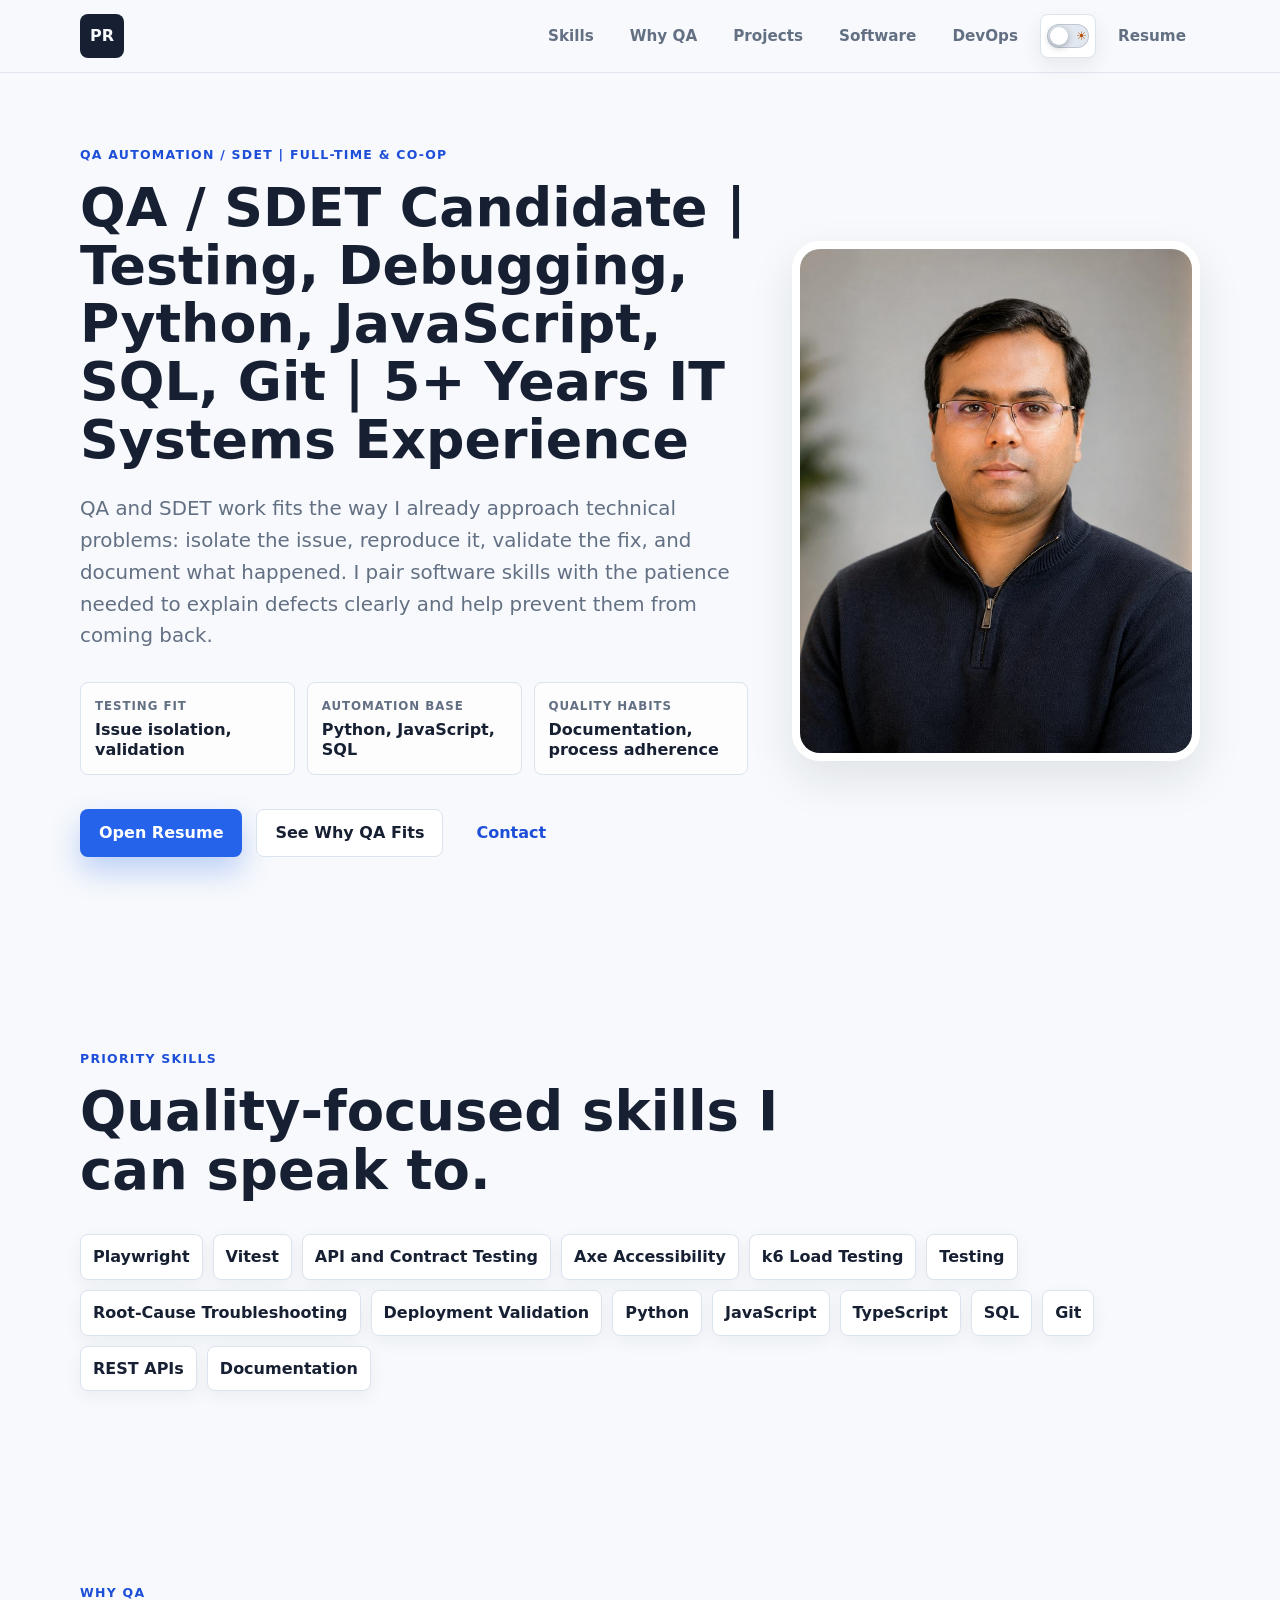
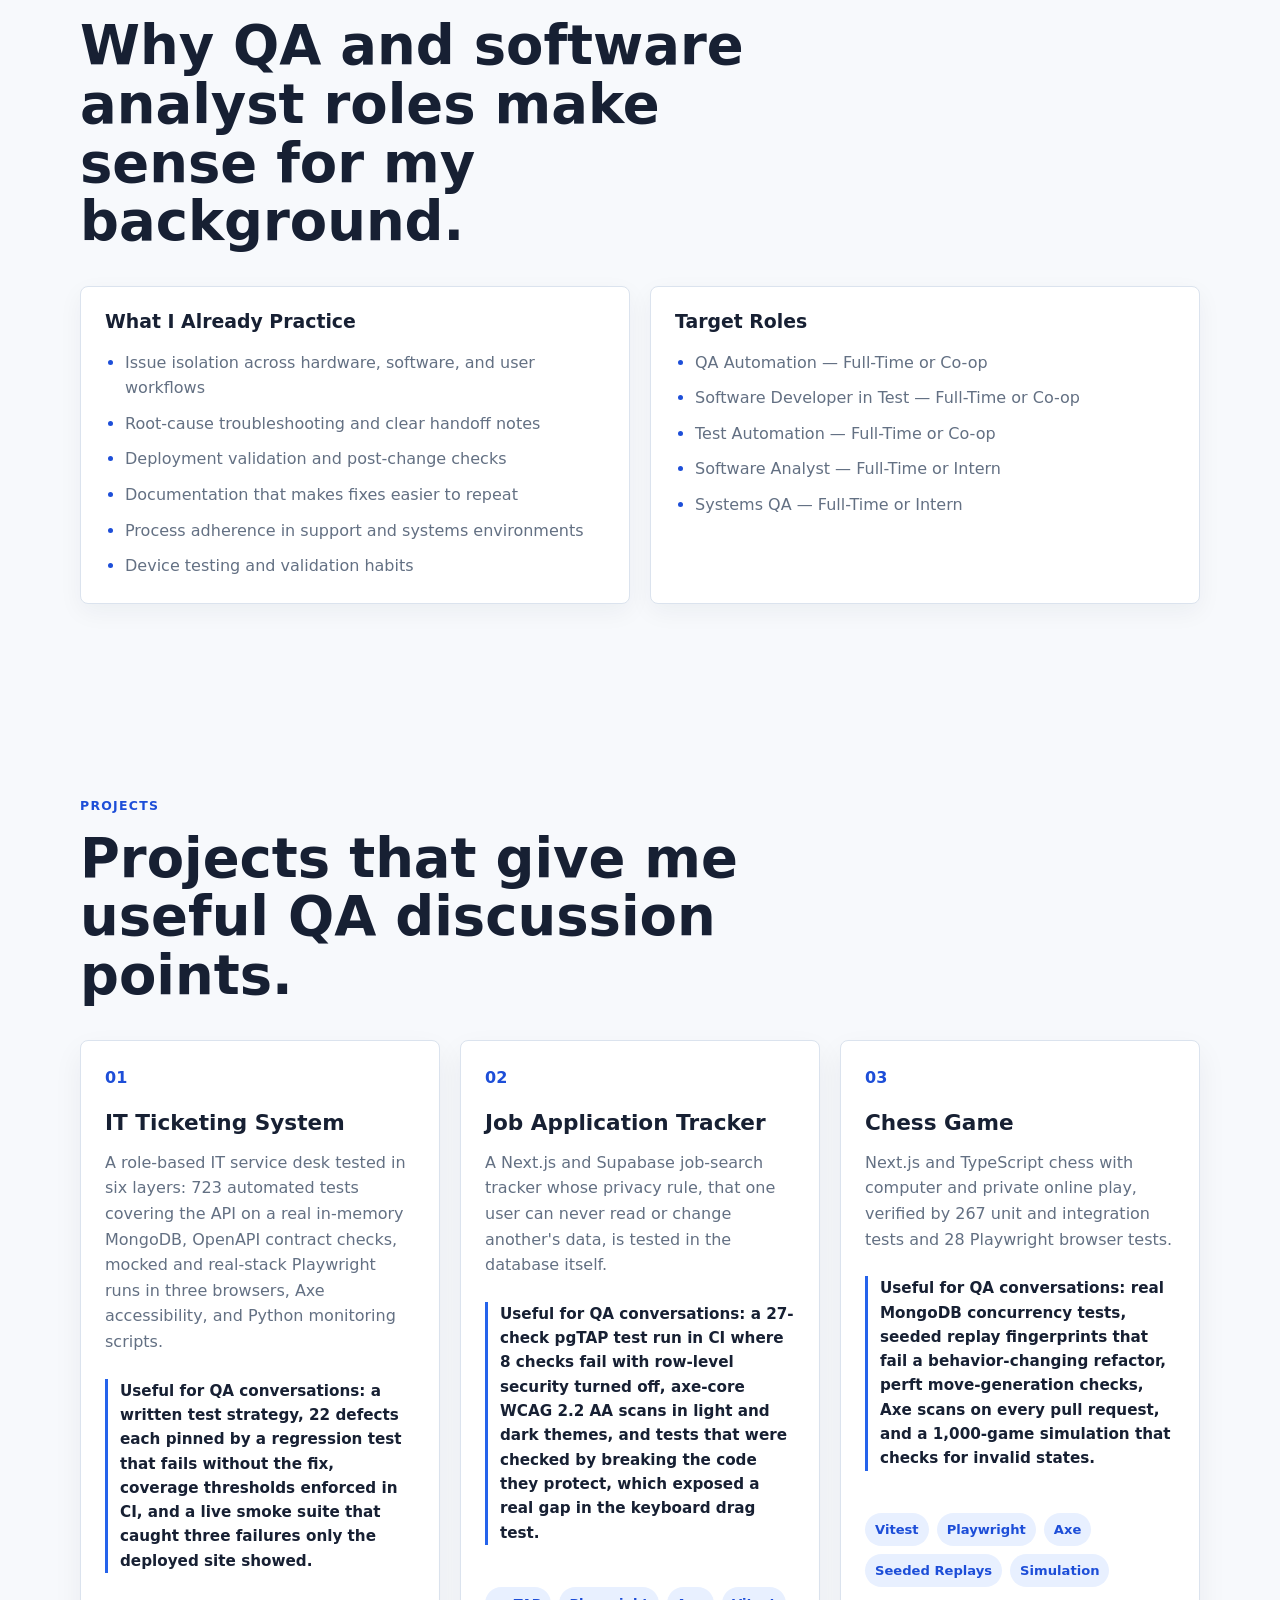
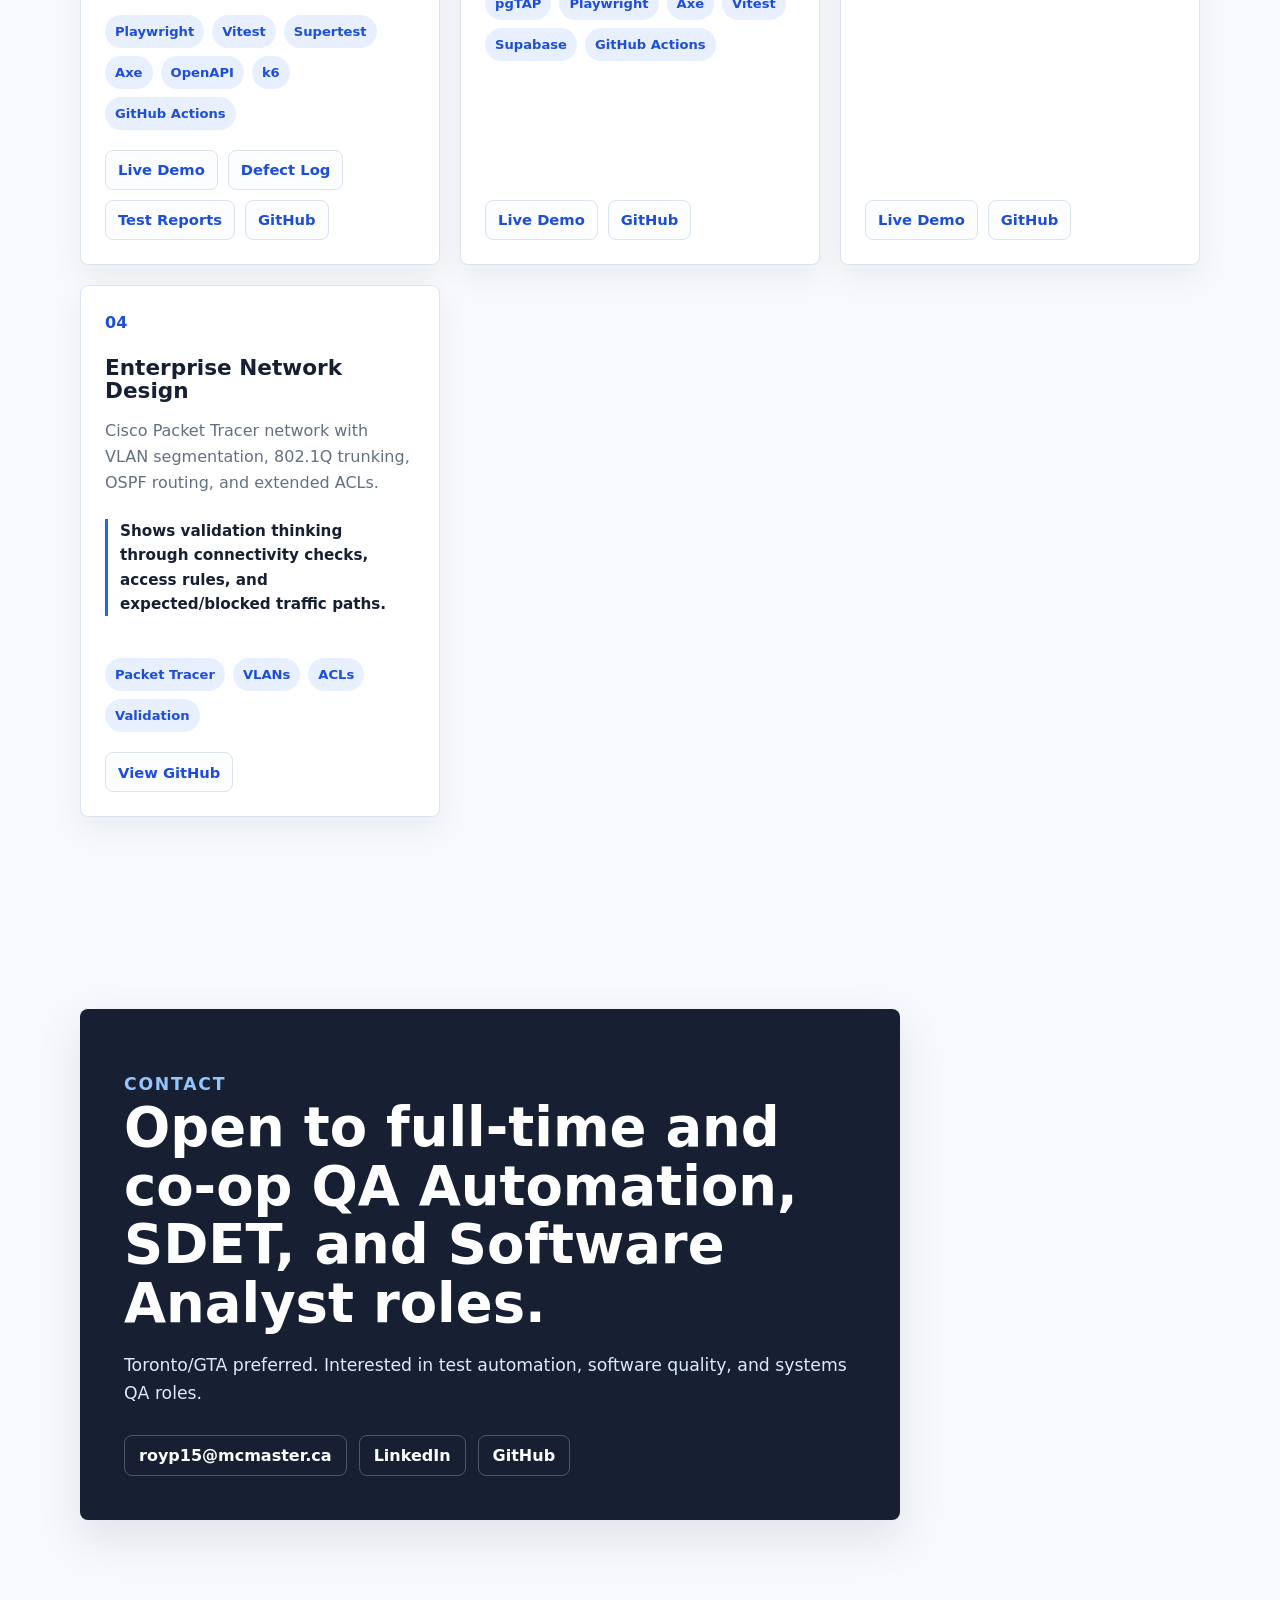
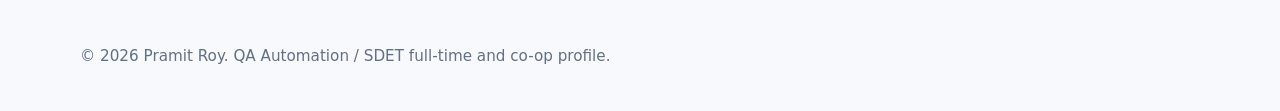
<file: qa-automation-sdet-coop.html>
<!doctype html>
<html lang="en">
  <head>
    <meta charset="UTF-8" />
    <meta name="viewport" content="width=device-width, initial-scale=1.0" />
    <meta
      name="description"
      content="Pramit Roy - QA Automation and SDET profile for full-time and co-op roles, focused on testing, debugging, root-cause troubleshooting, deployment validation, and documentation."
    />
    <meta name="author" content="Pramit Roy" />
    <meta name="theme-color" content="#172033" />
    <meta name="color-scheme" content="light dark" />
    <meta
      property="og:title"
      content="Pramit Roy | QA Automation / SDET — Full-Time & Co-op"
    />
    <meta
      property="og:description"
      content="QA / SDET profile for full-time and co-op roles with issue isolation, root-cause troubleshooting, deployment validation, documentation, and software project experience."
    />
    <meta property="og:type" content="website" />
    <meta
      property="og:url"
      content="https://pramitroy.vercel.app/qa-automation-sdet-coop"
    />
    <meta
      property="og:image"
      content="https://pramitroy.vercel.app/assets/profile-optimized.jpg"
    />
    <link
      rel="canonical"
      href="https://pramitroy.vercel.app/qa-automation-sdet-coop"
    />
    <title>Pramit Roy | QA Automation / SDET — Full-Time & Co-op</title>
    <script>
      (() => {
        try {
          const storedTheme = localStorage.getItem("portfolio-theme");
          const prefersDark = window.matchMedia(
            "(prefers-color-scheme: dark)",
          ).matches;
          const theme = storedTheme || (prefersDark ? "dark" : "light");
          document.documentElement.dataset.theme =
            theme === "dark" ? "dark" : "light";
        } catch {
          document.documentElement.dataset.theme = "light";
        }
      })();
    </script>
    <link
      rel="stylesheet"
      href="styles.css?v=20260629-hiring-funnel-mobile-fix"
    />
  </head>
  <body>
    <a class="skip-link" href="#main-content">Skip to main content</a>
    <header class="site-header">
      <nav class="nav" aria-label="Primary navigation">
        <a class="logo" href="index.html" aria-label="Pramit Roy home">PR</a>
        <button
          class="theme-toggle mobile-theme-toggle"
          type="button"
          aria-label="Switch to dark mode"
          aria-pressed="false"
        >
          <span class="theme-toggle-track" aria-hidden="true">
            <span class="theme-toggle-thumb"></span>
          </span>
        </button>
        <button
          class="nav-toggle"
          type="button"
          aria-expanded="false"
          aria-controls="primary-menu"
        >
          <span class="sr-only">Toggle navigation</span>
          <span></span>
          <span></span>
          <span></span>
        </button>
        <ul class="nav-links" id="primary-menu">
          <li><a href="#skills">Skills</a></li>
          <li><a href="#fit">Why QA</a></li>
          <li><a href="#projects">Projects</a></li>
          <li><a href="software-developer-coop.html">Software</a></li>
          <li><a href="devops-cloud-it-automation-coop.html">DevOps</a></li>
          <li class="theme-control">
            <button
              class="theme-toggle"
              type="button"
              aria-label="Switch to dark mode"
              aria-pressed="false"
            >
              <span class="theme-toggle-track" aria-hidden="true">
                <span class="theme-toggle-thumb"></span>
              </span>
            </button>
          </li>
          <li>
            <a
              class="nav-resume"
              href="assets/resume-qa-automation-sdet-coop.pdf"
              target="_blank"
              rel="noopener"
              aria-label="Download QA / SDET full-time and co-op resume PDF"
              >Resume</a
            >
          </li>
        </ul>
      </nav>
    </header>

    <main id="main-content">
      <section
        class="hero section variant-hero"
        id="home"
        aria-labelledby="hero-title"
      >
        <div class="hero-content">
          <p class="eyebrow">QA Automation / SDET | Full-Time & Co-op</p>
          <h1 id="hero-title">
            QA / SDET Candidate | Testing, Debugging, Python, JavaScript,
            SQL, Git | 5+ Years IT Systems Experience
          </h1>
          <p class="hero-tagline">
            QA and SDET work fits the way I already approach technical problems:
            isolate the issue, reproduce it, validate the fix, and document what
            happened. I pair software skills with the patience needed to explain
            defects clearly and help prevent them from coming back.
          </p>
          <dl class="hero-highlights" aria-label="QA automation highlights">
            <div>
              <dt>Testing Fit</dt>
              <dd>Issue isolation, validation</dd>
            </div>
            <div>
              <dt>Automation Base</dt>
              <dd>Python, JavaScript, SQL</dd>
            </div>
            <div>
              <dt>Quality Habits</dt>
              <dd>Documentation, process adherence</dd>
            </div>
          </dl>
          <div class="hero-actions">
            <a
              class="btn primary"
              href="assets/resume-qa-automation-sdet-coop.pdf"
              target="_blank"
              rel="noopener"
              aria-label="Download QA / SDET full-time and co-op resume PDF"
              >Open Resume</a
            >
            <a class="btn secondary" href="#fit">See Why QA Fits</a>
            <a class="btn text" href="mailto:royp15@mcmaster.ca">Contact</a>
          </div>
        </div>
        <div class="hero-visual">
          <img
            src="assets/profile-optimized.jpg"
            alt="Portrait of Pramit Roy"
            width="520"
            height="520"
            decoding="async"
            fetchpriority="high"
          />
        </div>
      </section>

      <section
        class="section skills"
        id="skills"
        aria-labelledby="skills-title"
      >
        <div class="section-heading">
          <p class="eyebrow">Priority Skills</p>
          <h2 id="skills-title">Quality-focused skills I can speak to.</h2>
        </div>
        <ul class="priority-skills" aria-label="Priority QA and SDET skills">
          <li>Playwright</li>
          <li>Vitest</li>
          <li>API and Contract Testing</li>
          <li>Axe Accessibility</li>
          <li>k6 Load Testing</li>
          <li>Testing</li>
          <li>Root-Cause Troubleshooting</li>
          <li>Deployment Validation</li>
          <li>Python</li>
          <li>JavaScript</li>
          <li>TypeScript</li>
          <li>SQL</li>
          <li>Git</li>
          <li>REST APIs</li>
          <li>Documentation</li>
        </ul>
      </section>

      <section class="section role-fit" id="fit" aria-labelledby="fit-title">
        <div class="section-heading">
          <p class="eyebrow">Why QA</p>
          <h2 id="fit-title">
            Why QA and software analyst roles make sense for my background.
          </h2>
        </div>
        <div class="role-grid">
          <article class="role-card">
            <h3>What I Already Practice</h3>
            <ul class="role-list">
              <li>
                Issue isolation across hardware, software, and user workflows
              </li>
              <li>Root-cause troubleshooting and clear handoff notes</li>
              <li>Deployment validation and post-change checks</li>
              <li>Documentation that makes fixes easier to repeat</li>
              <li>Process adherence in support and systems environments</li>
              <li>Device testing and validation habits</li>
            </ul>
          </article>
          <article class="role-card">
            <h3>Target Roles</h3>
            <ul class="role-list">
              <li>QA Automation — Full-Time or Co-op</li>
              <li>Software Developer in Test — Full-Time or Co-op</li>
              <li>Test Automation — Full-Time or Co-op</li>
              <li>Software Analyst — Full-Time or Intern</li>
              <li>Systems QA — Full-Time or Intern</li>
            </ul>
          </article>
        </div>
      </section>

      <section
        class="section projects"
        id="projects"
        aria-labelledby="projects-title"
      >
        <div class="section-heading">
          <p class="eyebrow">Projects</p>
          <h2 id="projects-title">
            Projects that give me useful QA discussion points.
          </h2>
        </div>
        <div class="project-grid">
          <article class="project-card">
            <p class="project-number">01</p>
            <h3>IT Ticketing System</h3>
            <p>
              A role-based IT service desk tested in six layers: 723 automated
              tests covering the API on a real in-memory MongoDB, OpenAPI
              contract checks, mocked and real-stack Playwright runs in three
              browsers, Axe accessibility, and Python monitoring scripts.
            </p>
            <p class="project-impact">
              Useful for QA conversations: a written test strategy, 22 defects
              each pinned by a regression test that fails without the fix,
              coverage thresholds enforced in CI, and a live smoke suite that
              caught three failures only the deployed site showed.
            </p>
            <ul class="project-tags">
              <li>Playwright</li>
              <li>Vitest</li>
              <li>Supertest</li>
              <li>Axe</li>
              <li>OpenAPI</li>
              <li>k6</li>
              <li>GitHub Actions</li>
            </ul>
            <div class="project-links">
              <a
                href="https://it-ticketing-system-pi.vercel.app"
                target="_blank"
                rel="noopener"
                >Live Demo</a
              >
              <a
                href="https://github.com/proyneon-hub/it-ticketing-system/blob/main/docs/DEFECT_LOG.md"
                target="_blank"
                rel="noopener"
                >Defect Log</a
              >
              <a
                href="https://proyneon-hub.github.io/it-ticketing-system/"
                target="_blank"
                rel="noopener"
                >Test Reports</a
              >
              <a
                href="https://github.com/proyneon-hub/it-ticketing-system"
                target="_blank"
                rel="noopener"
                >GitHub</a
              >
            </div>
          </article>
          <article class="project-card">
            <p class="project-number">02</p>
            <h3>Job Application Tracker</h3>
            <p>
              A Next.js and Supabase job-search tracker whose privacy rule, that
              one user can never read or change another's data, is tested in the
              database itself.
            </p>
            <p class="project-impact">
              Useful for QA conversations: a 27-check pgTAP test run in CI
              where 8 checks fail with row-level security turned off, axe-core
              WCAG 2.2 AA scans in light and dark themes, and tests that were
              checked by breaking the code they protect, which exposed a real
              gap in the keyboard drag test.
            </p>
            <ul class="project-tags">
              <li>pgTAP</li>
              <li>Playwright</li>
              <li>Axe</li>
              <li>Vitest</li>
              <li>Supabase</li>
              <li>GitHub Actions</li>
            </ul>
            <div class="project-links">
              <a
                href="https://job-application-tracker-two-beryl.vercel.app"
                target="_blank"
                rel="noopener"
                >Live Demo</a
              >
              <a
                href="https://github.com/proyneon-hub/Job-Application-Tracker"
                target="_blank"
                rel="noopener"
                >GitHub</a
              >
            </div>
          </article>
          <article class="project-card">
            <p class="project-number">03</p>
            <h3>Chess Game</h3>
            <p>
              Next.js and TypeScript chess with computer and private online
              play, verified by 267 unit and integration tests and 28
              Playwright browser tests.
            </p>
            <p class="project-impact">
              Useful for QA conversations: real MongoDB concurrency tests,
              seeded replay fingerprints that fail a behavior-changing
              refactor, perft move-generation checks, Axe scans on every pull
              request, and a 1,000-game simulation that checks for invalid
              states.
            </p>
            <ul class="project-tags">
              <li>Vitest</li>
              <li>Playwright</li>
              <li>Axe</li>
              <li>Seeded Replays</li>
              <li>Simulation</li>
            </ul>
            <div class="project-links">
              <a
                href="https://test-chess-game-roy-kappa-five.vercel.app"
                target="_blank"
                rel="noopener"
                >Live Demo</a
              >
              <a
                href="https://github.com/proyneon-hub/Chess-Game"
                target="_blank"
                rel="noopener"
                >GitHub</a
              >
            </div>
          </article>
          <article class="project-card">
            <p class="project-number">04</p>
            <h3>Enterprise Network Design</h3>
            <p>
              Cisco Packet Tracer network with VLAN segmentation, 802.1Q
              trunking, OSPF routing, and extended ACLs.
            </p>
            <p class="project-impact">
              Shows validation thinking through connectivity checks, access
              rules, and expected/blocked traffic paths.
            </p>
            <ul class="project-tags">
              <li>Packet Tracer</li>
              <li>VLANs</li>
              <li>ACLs</li>
              <li>Validation</li>
            </ul>
            <div class="project-links">
              <a
                href="https://github.com/proyneon-hub/enterprise-network-design"
                target="_blank"
                rel="noopener"
                >View GitHub</a
              >
            </div>
          </article>
        </div>
      </section>

      <section
        class="section contact"
        id="contact"
        aria-labelledby="contact-title"
      >
        <div class="contact-panel">
          <p class="eyebrow">Contact</p>
          <h2 id="contact-title">
            Open to full-time and co-op QA Automation, SDET, and Software
            Analyst roles.
          </h2>
          <p>
            Toronto/GTA preferred. Interested in test automation, software
            quality, and systems QA roles.
          </p>
          <address class="contact-links">
            <a href="mailto:royp15@mcmaster.ca">royp15@mcmaster.ca</a>
            <a
              href="https://www.linkedin.com/in/pramit-roy-338729289"
              target="_blank"
              rel="noopener"
              >LinkedIn</a
            >
            <a
              href="https://github.com/proyneon-hub"
              target="_blank"
              rel="noopener"
              >GitHub</a
            >
          </address>
        </div>
      </section>
    </main>

    <footer class="site-footer">
      <p>
        &copy; <span id="year"></span> Pramit Roy. QA Automation / SDET
        full-time and co-op profile.
      </p>
    </footer>
    <script src="script.js?v=20260629-theme-toggle" defer></script>
  </body>
</html>
</file>
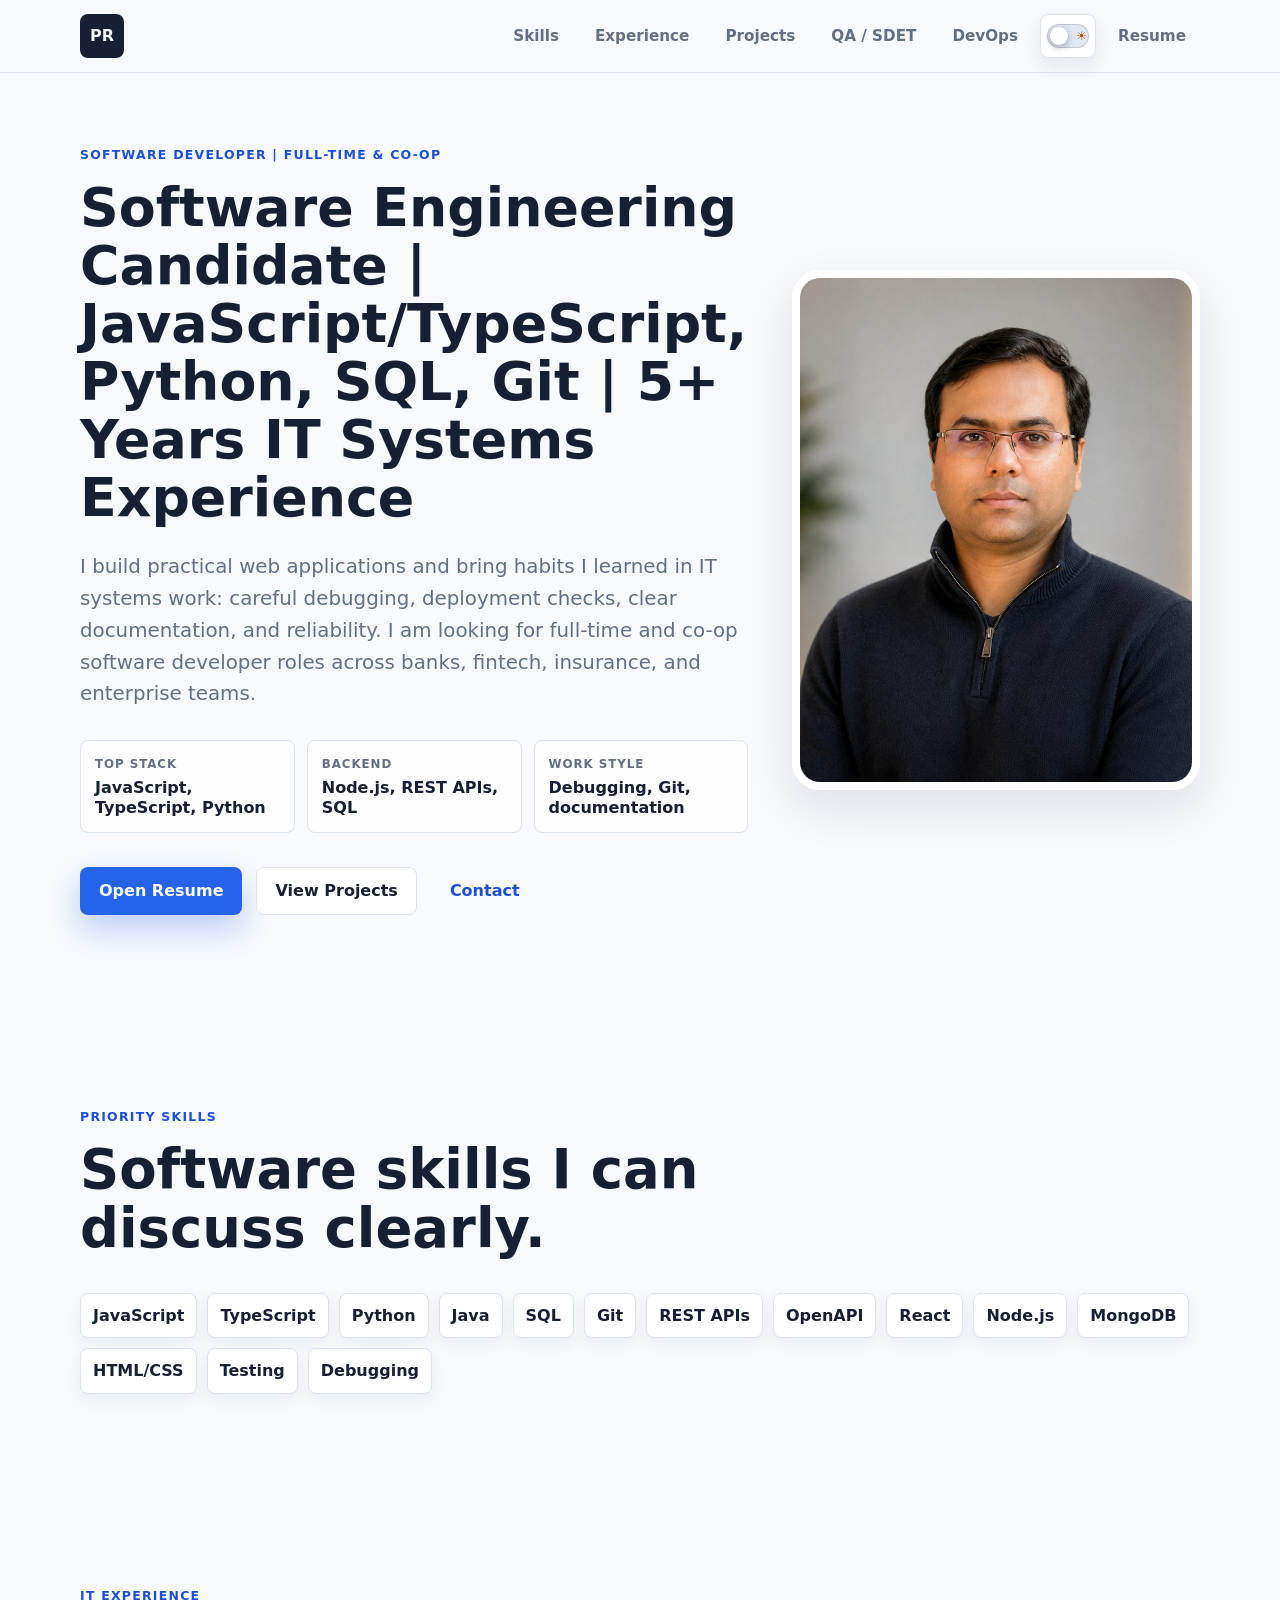
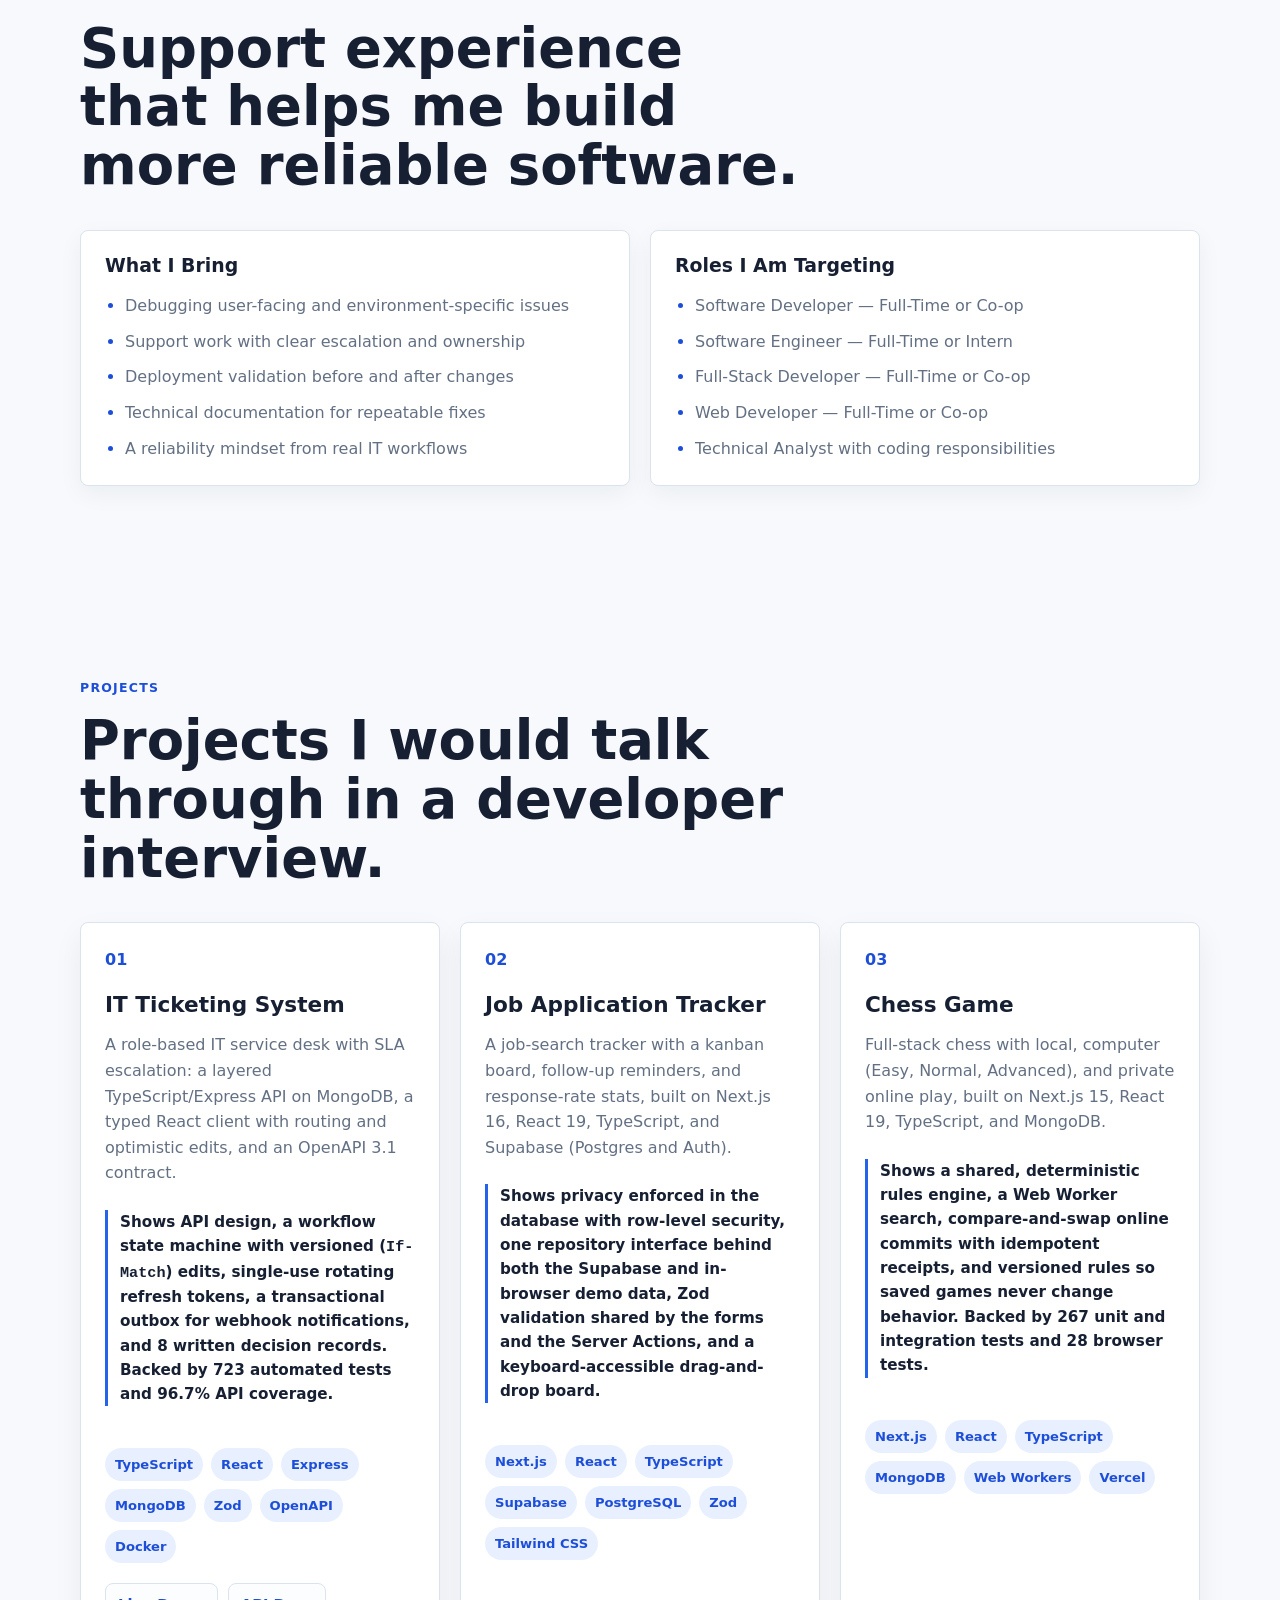
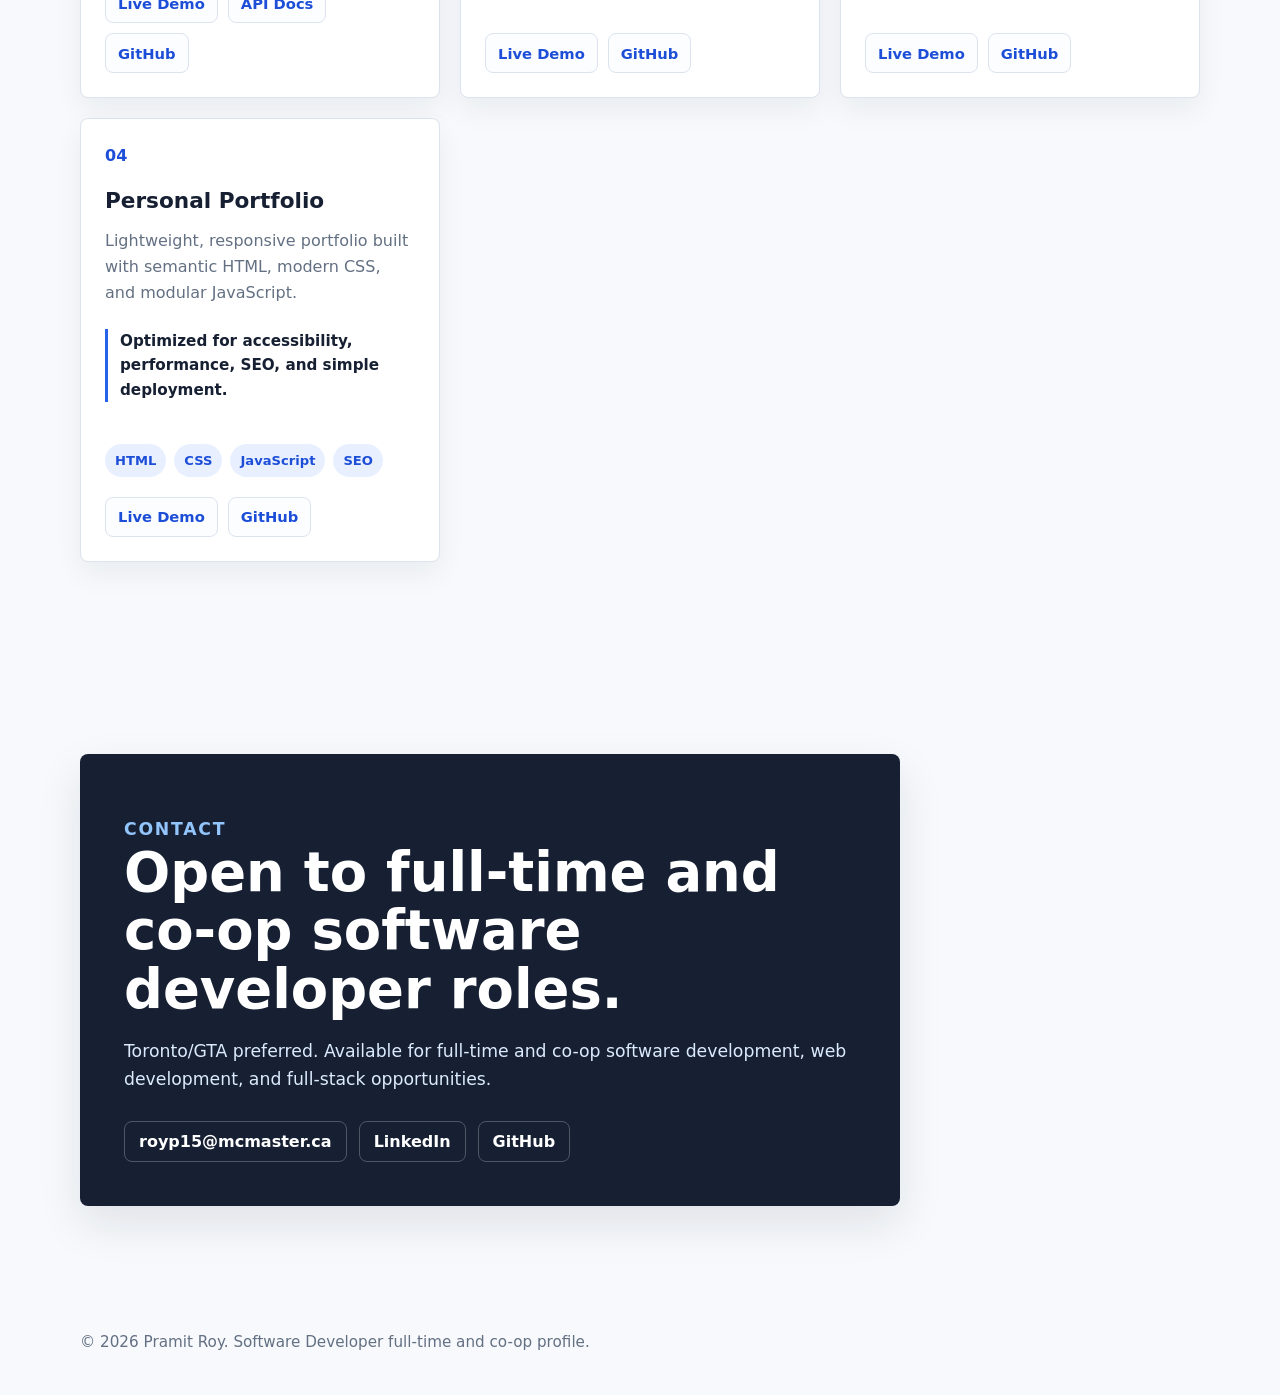
<file: software-developer-coop.html>
<!doctype html>
<html lang="en">
  <head>
    <meta charset="UTF-8" />
    <meta name="viewport" content="width=device-width, initial-scale=1.0" />
    <meta
      name="description"
      content="Pramit Roy - Software Engineering candidate open to full-time and co-op roles, with JavaScript, TypeScript, Python, SQL, Git, and 5+ years of IT systems experience."
    />
    <meta name="author" content="Pramit Roy" />
    <meta name="theme-color" content="#172033" />
    <meta name="color-scheme" content="light dark" />
    <meta property="og:title" content="Pramit Roy | Software Developer — Full-Time & Co-op" />
    <meta
      property="og:description"
      content="Software Engineering candidate open to full-time and co-op software roles, with software projects and 5+ years of IT systems experience."
    />
    <meta property="og:type" content="website" />
    <meta
      property="og:url"
      content="https://pramitroy.vercel.app/software-developer-coop"
    />
    <meta
      property="og:image"
      content="https://pramitroy.vercel.app/assets/profile-optimized.jpg"
    />
    <link
      rel="canonical"
      href="https://pramitroy.vercel.app/software-developer-coop"
    />
    <title>Pramit Roy | Software Developer — Full-Time & Co-op</title>
    <script>
      (() => {
        try {
          const storedTheme = localStorage.getItem("portfolio-theme");
          const prefersDark = window.matchMedia(
            "(prefers-color-scheme: dark)",
          ).matches;
          const theme = storedTheme || (prefersDark ? "dark" : "light");
          document.documentElement.dataset.theme =
            theme === "dark" ? "dark" : "light";
        } catch {
          document.documentElement.dataset.theme = "light";
        }
      })();
    </script>
    <link
      rel="stylesheet"
      href="styles.css?v=20260629-hiring-funnel-mobile-fix"
    />
  </head>
  <body>
    <a class="skip-link" href="#main-content">Skip to main content</a>
    <header class="site-header">
      <nav class="nav" aria-label="Primary navigation">
        <a class="logo" href="index.html" aria-label="Pramit Roy home">PR</a>
        <button
          class="theme-toggle mobile-theme-toggle"
          type="button"
          aria-label="Switch to dark mode"
          aria-pressed="false"
        >
          <span class="theme-toggle-track" aria-hidden="true">
            <span class="theme-toggle-thumb"></span>
          </span>
        </button>
        <button
          class="nav-toggle"
          type="button"
          aria-expanded="false"
          aria-controls="primary-menu"
        >
          <span class="sr-only">Toggle navigation</span>
          <span></span>
          <span></span>
          <span></span>
        </button>
        <ul class="nav-links" id="primary-menu">
          <li><a href="#skills">Skills</a></li>
          <li><a href="#experience">Experience</a></li>
          <li><a href="#projects">Projects</a></li>
          <li><a href="qa-automation-sdet-coop.html">QA / SDET</a></li>
          <li><a href="devops-cloud-it-automation-coop.html">DevOps</a></li>
          <li class="theme-control">
            <button
              class="theme-toggle"
              type="button"
              aria-label="Switch to dark mode"
              aria-pressed="false"
            >
              <span class="theme-toggle-track" aria-hidden="true">
                <span class="theme-toggle-thumb"></span>
              </span>
            </button>
          </li>
          <li>
            <a
              class="nav-resume"
              href="assets/resume-software-developer-coop.pdf"
              target="_blank"
              rel="noopener"
              aria-label="Download Software Developer full-time and co-op resume PDF"
              >Resume</a
            >
          </li>
        </ul>
      </nav>
    </header>

    <main id="main-content">
      <section
        class="hero section variant-hero"
        id="home"
        aria-labelledby="hero-title"
      >
        <div class="hero-content">
          <p class="eyebrow">Software Developer | Full-Time & Co-op</p>
          <h1 id="hero-title">
            Software Engineering Candidate | JavaScript/TypeScript, Python,
            SQL, Git | 5+ Years IT Systems Experience
          </h1>
          <p class="hero-tagline">
            I build practical web applications and bring habits I learned in IT
            systems work: careful debugging, deployment checks, clear
            documentation, and reliability. I am looking for full-time and
            co-op software developer roles across banks, fintech, insurance,
            and enterprise teams.
          </p>
          <dl
            class="hero-highlights"
            aria-label="Software developer highlights"
          >
            <div>
              <dt>Top Stack</dt>
              <dd>JavaScript, TypeScript, Python</dd>
            </div>
            <div>
              <dt>Backend</dt>
              <dd>Node.js, REST APIs, SQL</dd>
            </div>
            <div>
              <dt>Work Style</dt>
              <dd>Debugging, Git, documentation</dd>
            </div>
          </dl>
          <div class="hero-actions">
            <a
              class="btn primary"
              href="assets/resume-software-developer-coop.pdf"
              target="_blank"
              rel="noopener"
              aria-label="Download Software Developer full-time and co-op resume PDF"
              >Open Resume</a
            >
            <a class="btn secondary" href="#projects">View Projects</a>
            <a class="btn text" href="mailto:royp15@mcmaster.ca">Contact</a>
          </div>
        </div>
        <div class="hero-visual">
          <img
            src="assets/profile-optimized.jpg"
            alt="Portrait of Pramit Roy"
            width="520"
            height="520"
            decoding="async"
            fetchpriority="high"
          />
        </div>
      </section>

      <section
        class="section skills"
        id="skills"
        aria-labelledby="skills-title"
      >
        <div class="section-heading">
          <p class="eyebrow">Priority Skills</p>
          <h2 id="skills-title">Software skills I can discuss clearly.</h2>
        </div>
        <ul class="priority-skills" aria-label="Priority software skills">
          <li>JavaScript</li>
          <li>TypeScript</li>
          <li>Python</li>
          <li>Java</li>
          <li>SQL</li>
          <li>Git</li>
          <li>REST APIs</li>
          <li>OpenAPI</li>
          <li>React</li>
          <li>Node.js</li>
          <li>MongoDB</li>
          <li>HTML/CSS</li>
          <li>Testing</li>
          <li>Debugging</li>
        </ul>
      </section>

      <section
        class="section role-fit"
        id="experience"
        aria-labelledby="experience-title"
      >
        <div class="section-heading">
          <p class="eyebrow">IT Experience</p>
          <h2 id="experience-title">
            Support experience that helps me build more reliable software.
          </h2>
        </div>
        <div class="role-grid">
          <article class="role-card">
            <h3>What I Bring</h3>
            <ul class="role-list">
              <li>Debugging user-facing and environment-specific issues</li>
              <li>Support work with clear escalation and ownership</li>
              <li>Deployment validation before and after changes</li>
              <li>Technical documentation for repeatable fixes</li>
              <li>A reliability mindset from real IT workflows</li>
            </ul>
          </article>
          <article class="role-card">
            <h3>Roles I Am Targeting</h3>
            <ul class="role-list">
              <li>Software Developer — Full-Time or Co-op</li>
              <li>Software Engineer — Full-Time or Intern</li>
              <li>Full-Stack Developer — Full-Time or Co-op</li>
              <li>Web Developer — Full-Time or Co-op</li>
              <li>Technical Analyst with coding responsibilities</li>
            </ul>
          </article>
        </div>
      </section>

      <section
        class="section projects"
        id="projects"
        aria-labelledby="projects-title"
      >
        <div class="section-heading">
          <p class="eyebrow">Projects</p>
          <h2 id="projects-title">
            Projects I would talk through in a developer interview.
          </h2>
        </div>
        <div class="project-grid">
          <article class="project-card">
            <p class="project-number">01</p>
            <h3>IT Ticketing System</h3>
            <p>
              A role-based IT service desk with SLA escalation: a layered
              TypeScript/Express API on MongoDB, a typed React client with
              routing and optimistic edits, and an OpenAPI 3.1 contract.
            </p>
            <p class="project-impact">
              Shows API design, a workflow state machine with versioned
              (<code>If-Match</code>) edits, single-use rotating refresh
              tokens, a transactional outbox for webhook notifications, and 8
              written decision records. Backed by 723 automated tests and
              96.7% API coverage.
            </p>
            <ul class="project-tags">
              <li>TypeScript</li>
              <li>React</li>
              <li>Express</li>
              <li>MongoDB</li>
              <li>Zod</li>
              <li>OpenAPI</li>
              <li>Docker</li>
            </ul>
            <div class="project-links">
              <a
                href="https://it-ticketing-system-pi.vercel.app"
                target="_blank"
                rel="noopener"
                >Live Demo</a
              >
              <a
                href="https://it-ticketing-system-pi.vercel.app/api/docs"
                target="_blank"
                rel="noopener"
                >API Docs</a
              >
              <a
                href="https://github.com/proyneon-hub/it-ticketing-system"
                target="_blank"
                rel="noopener"
                >GitHub</a
              >
            </div>
          </article>
          <article class="project-card">
            <p class="project-number">02</p>
            <h3>Job Application Tracker</h3>
            <p>
              A job-search tracker with a kanban board, follow-up reminders, and
              response-rate stats, built on Next.js 16, React 19, TypeScript,
              and Supabase (Postgres and Auth).
            </p>
            <p class="project-impact">
              Shows privacy enforced in the database with row-level security,
              one repository interface behind both the Supabase and in-browser
              demo data, Zod validation shared by the forms and the Server
              Actions, and a keyboard-accessible drag-and-drop board.
            </p>
            <ul class="project-tags">
              <li>Next.js</li>
              <li>React</li>
              <li>TypeScript</li>
              <li>Supabase</li>
              <li>PostgreSQL</li>
              <li>Zod</li>
              <li>Tailwind CSS</li>
            </ul>
            <div class="project-links">
              <a
                href="https://job-application-tracker-two-beryl.vercel.app"
                target="_blank"
                rel="noopener"
                >Live Demo</a
              >
              <a
                href="https://github.com/proyneon-hub/Job-Application-Tracker"
                target="_blank"
                rel="noopener"
                >GitHub</a
              >
            </div>
          </article>
          <article class="project-card">
            <p class="project-number">03</p>
            <h3>Chess Game</h3>
            <p>
              Full-stack chess with local, computer (Easy, Normal, Advanced),
              and private online play, built on Next.js 15, React 19,
              TypeScript, and MongoDB.
            </p>
            <p class="project-impact">
              Shows a shared, deterministic rules engine, a Web Worker search,
              compare-and-swap online commits with idempotent receipts, and
              versioned rules so saved games never change behavior. Backed by
              267 unit and integration tests and 28 browser tests.
            </p>
            <ul class="project-tags">
              <li>Next.js</li>
              <li>React</li>
              <li>TypeScript</li>
              <li>MongoDB</li>
              <li>Web Workers</li>
              <li>Vercel</li>
            </ul>
            <div class="project-links">
              <a
                href="https://test-chess-game-roy-kappa-five.vercel.app"
                target="_blank"
                rel="noopener"
                >Live Demo</a
              >
              <a
                href="https://github.com/proyneon-hub/Chess-Game"
                target="_blank"
                rel="noopener"
                >GitHub</a
              >
            </div>
          </article>
          <article class="project-card">
            <p class="project-number">04</p>
            <h3>Personal Portfolio</h3>
            <p>
              Lightweight, responsive portfolio built with semantic HTML, modern
              CSS, and modular JavaScript.
            </p>
            <p class="project-impact">
              Optimized for accessibility, performance, SEO, and simple
              deployment.
            </p>
            <ul class="project-tags">
              <li>HTML</li>
              <li>CSS</li>
              <li>JavaScript</li>
              <li>SEO</li>
            </ul>
            <div class="project-links">
              <a
                href="https://pramitroy.vercel.app"
                target="_blank"
                rel="noopener"
                >Live Demo</a
              >
              <a
                href="https://github.com/proyneon-hub/personal-portfolio"
                target="_blank"
                rel="noopener"
                >GitHub</a
              >
            </div>
          </article>
        </div>
      </section>

      <section
        class="section contact"
        id="contact"
        aria-labelledby="contact-title"
      >
        <div class="contact-panel">
          <p class="eyebrow">Contact</p>
          <h2 id="contact-title">
            Open to full-time and co-op software developer roles.
          </h2>
          <p>
            Toronto/GTA preferred. Available for full-time and co-op software
            development, web development, and full-stack opportunities.
          </p>
          <address class="contact-links">
            <a href="mailto:royp15@mcmaster.ca">royp15@mcmaster.ca</a>
            <a
              href="https://www.linkedin.com/in/pramit-roy-338729289"
              target="_blank"
              rel="noopener"
              >LinkedIn</a
            >
            <a
              href="https://github.com/proyneon-hub"
              target="_blank"
              rel="noopener"
              >GitHub</a
            >
          </address>
        </div>
      </section>
    </main>

    <footer class="site-footer">
      <p>
        &copy; <span id="year"></span> Pramit Roy. Software Developer
        full-time and co-op profile.
      </p>
    </footer>
    <script src="script.js?v=20260629-theme-toggle" defer></script>
  </body>
</html>
</file>
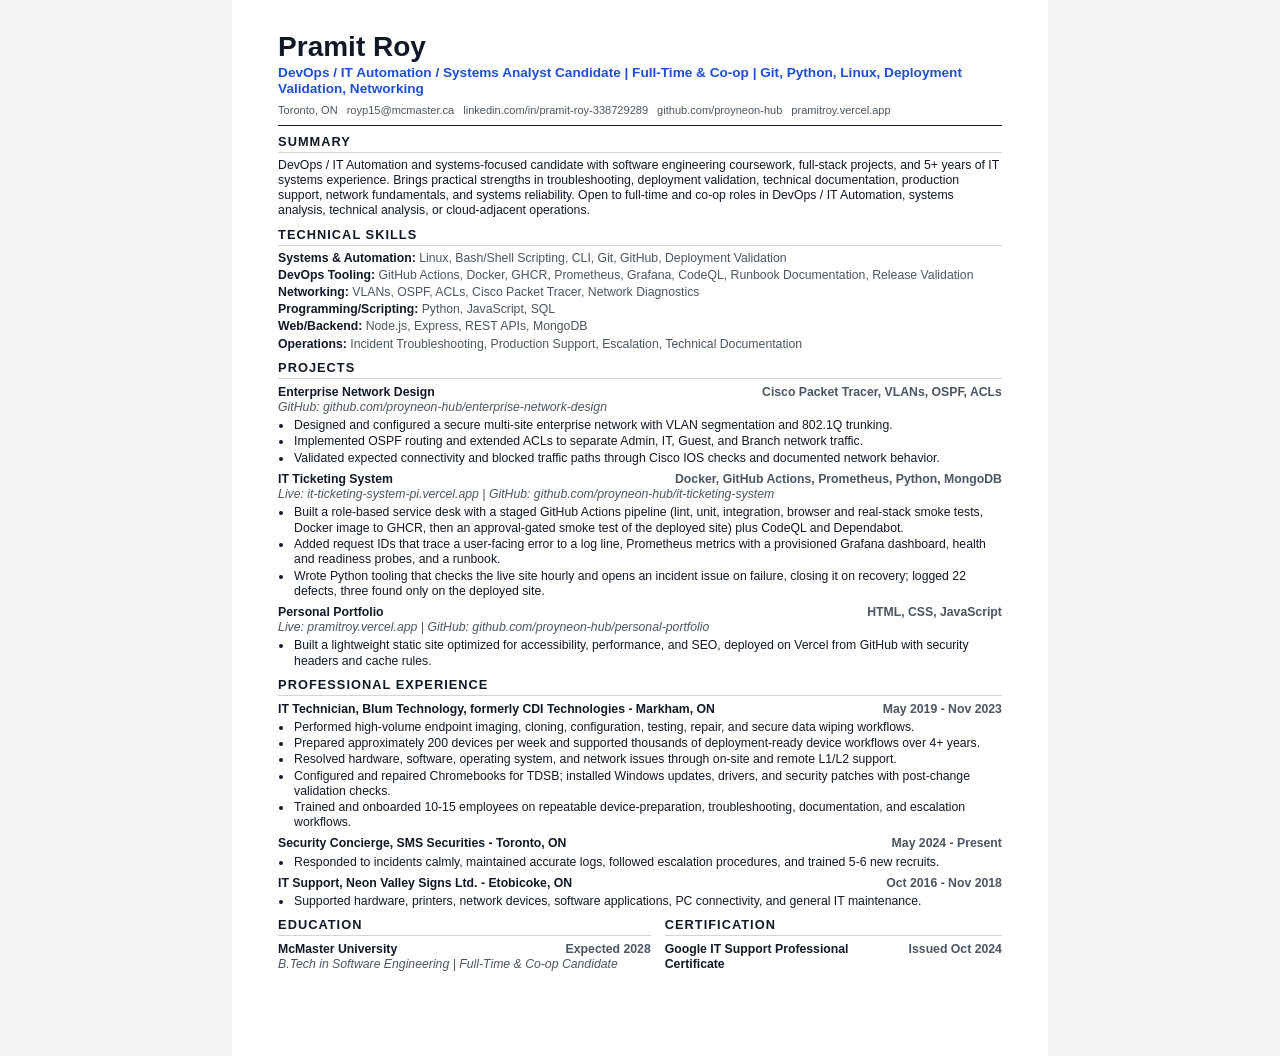
<file: assets/resume-devops-cloud-it-automation-coop.html>
<!DOCTYPE html>
<html lang="en">
<head>
  <meta charset="UTF-8">
  <meta name="viewport" content="width=device-width, initial-scale=1.0">
  <title>Pramit Roy - DevOps / IT Automation / Systems Analyst Full-Time &amp; Co-op Resume</title>
  <link rel="stylesheet" href="resume-styles.css">
</head>
<body>
  <header class="resume-header">
    <h1>Pramit Roy</h1>
    <p class="role-title">DevOps / IT Automation / Systems Analyst Candidate | Full-Time &amp; Co-op | Git, Python, Linux, Deployment Validation, Networking</p>
    <div class="contact-line" aria-label="Contact">
      <span>Toronto, ON</span>
      <span>royp15@mcmaster.ca</span>
      <a href="https://www.linkedin.com/in/pramit-roy-338729289">linkedin.com/in/pramit-roy-338729289</a>
      <a href="https://github.com/proyneon-hub">github.com/proyneon-hub</a>
      <a href="https://pramitroy.vercel.app">pramitroy.vercel.app</a>
    </div>
  </header>

  <section class="section">
    <h2>Summary</h2>
    <p class="summary">DevOps / IT Automation and systems-focused candidate with software engineering coursework, full-stack projects, and 5+ years of IT systems experience. Brings practical strengths in troubleshooting, deployment validation, technical documentation, production support, network fundamentals, and systems reliability. Open to full-time and co-op roles in DevOps / IT Automation, systems analysis, technical analysis, or cloud-adjacent operations.</p>
  </section>

  <section class="section">
    <h2>Technical Skills</h2>
    <div class="skills">
      <p><strong>Systems &amp; Automation:</strong> Linux, Bash/Shell Scripting, CLI, Git, GitHub, Deployment Validation</p>
      <p><strong>DevOps Tooling:</strong> GitHub Actions, Docker, GHCR, Prometheus, Grafana, CodeQL, Runbook Documentation, Release Validation</p>
      <p><strong>Networking:</strong> VLANs, OSPF, ACLs, Cisco Packet Tracer, Network Diagnostics</p>
      <p><strong>Programming/Scripting:</strong> Python, JavaScript, SQL</p>
      <p><strong>Web/Backend:</strong> Node.js, Express, REST APIs, MongoDB</p>
      <p><strong>Operations:</strong> Incident Troubleshooting, Production Support, Escalation, Technical Documentation</p>
    </div>
  </section>

  <section class="section">
    <h2>Projects</h2>
    <article class="item">
      <div class="item-heading">
        <span>Enterprise Network Design</span>
        <span>Cisco Packet Tracer, VLANs, OSPF, ACLs</span>
      </div>
      <p class="subheading">GitHub: <a href="https://github.com/proyneon-hub/enterprise-network-design">github.com/proyneon-hub/enterprise-network-design</a></p>
      <ul>
        <li>Designed and configured a secure multi-site enterprise network with VLAN segmentation and 802.1Q trunking.</li>
        <li>Implemented OSPF routing and extended ACLs to separate Admin, IT, Guest, and Branch network traffic.</li>
        <li>Validated expected connectivity and blocked traffic paths through Cisco IOS checks and documented network behavior.</li>
      </ul>
    </article>
    <article class="item">
      <div class="item-heading">
        <span>IT Ticketing System</span>
        <span>Docker, GitHub Actions, Prometheus, Python, MongoDB</span>
      </div>
      <p class="subheading">Live: <a href="https://it-ticketing-system-pi.vercel.app">it-ticketing-system-pi.vercel.app</a> | GitHub: <a href="https://github.com/proyneon-hub/it-ticketing-system">github.com/proyneon-hub/it-ticketing-system</a></p>
      <ul>
        <li>Built a role-based service desk with a staged GitHub Actions pipeline (lint, unit, integration, browser and real-stack smoke tests, Docker image to GHCR, then an approval-gated smoke test of the deployed site) plus CodeQL and Dependabot.</li>
        <li>Added request IDs that trace a user-facing error to a log line, Prometheus metrics with a provisioned Grafana dashboard, health and readiness probes, and a runbook.</li>
        <li>Wrote Python tooling that checks the live site hourly and opens an incident issue on failure, closing it on recovery; logged 22 defects, three found only on the deployed site.</li>
      </ul>
    </article>
    <article class="item">
      <div class="item-heading">
        <span>Personal Portfolio</span>
        <span>HTML, CSS, JavaScript</span>
      </div>
      <p class="subheading">Live: <a href="https://pramitroy.vercel.app">pramitroy.vercel.app</a> | GitHub: <a href="https://github.com/proyneon-hub/personal-portfolio">github.com/proyneon-hub/personal-portfolio</a></p>
      <ul>
        <li>Built a lightweight static site optimized for accessibility, performance, and SEO, deployed on Vercel from GitHub with security headers and cache rules.</li>
      </ul>
    </article>
  </section>

  <section class="section">
    <h2>Professional Experience</h2>
    <article class="item">
      <div class="item-heading">
        <span>IT Technician, Blum Technology, formerly CDI Technologies - Markham, ON</span>
        <span>May 2019 - Nov 2023</span>
      </div>
      <ul class="compact-list">
        <li>Performed high-volume endpoint imaging, cloning, configuration, testing, repair, and secure data wiping workflows.</li>
        <li>Prepared approximately 200 devices per week and supported thousands of deployment-ready device workflows over 4+ years.</li>
        <li>Resolved hardware, software, operating system, and network issues through on-site and remote L1/L2 support.</li>
        <li>Configured and repaired Chromebooks for TDSB; installed Windows updates, drivers, and security patches with post-change validation checks.</li>
        <li>Trained and onboarded 10-15 employees on repeatable device-preparation, troubleshooting, documentation, and escalation workflows.</li>
      </ul>
    </article>
    <article class="item">
      <div class="item-heading">
        <span>Security Concierge, SMS Securities - Toronto, ON</span>
        <span>May 2024 - Present</span>
      </div>
      <ul class="compact-list">
        <li>Responded to incidents calmly, maintained accurate logs, followed escalation procedures, and trained 5-6 new recruits.</li>
      </ul>
    </article>
    <article class="item">
      <div class="item-heading">
        <span>IT Support, Neon Valley Signs Ltd. - Etobicoke, ON</span>
        <span>Oct 2016 - Nov 2018</span>
      </div>
      <ul class="compact-list">
        <li>Supported hardware, printers, network devices, software applications, PC connectivity, and general IT maintenance.</li>
      </ul>
    </article>
  </section>

  <section class="section footer-sections">
    <div>
      <h2>Education</h2>
      <article class="item">
        <div class="item-heading">
          <span>McMaster University</span>
          <span>Expected 2028</span>
        </div>
        <p class="subheading">B.Tech in Software Engineering | Full-Time &amp; Co-op Candidate</p>
      </article>
    </div>
    <div>
      <h2>Certification</h2>
      <article class="item">
        <div class="item-heading">
          <span>Google IT Support Professional Certificate</span>
          <span>Issued Oct 2024</span>
        </div>
      </article>
    </div>
  </section>
</body>
</html>
</file>
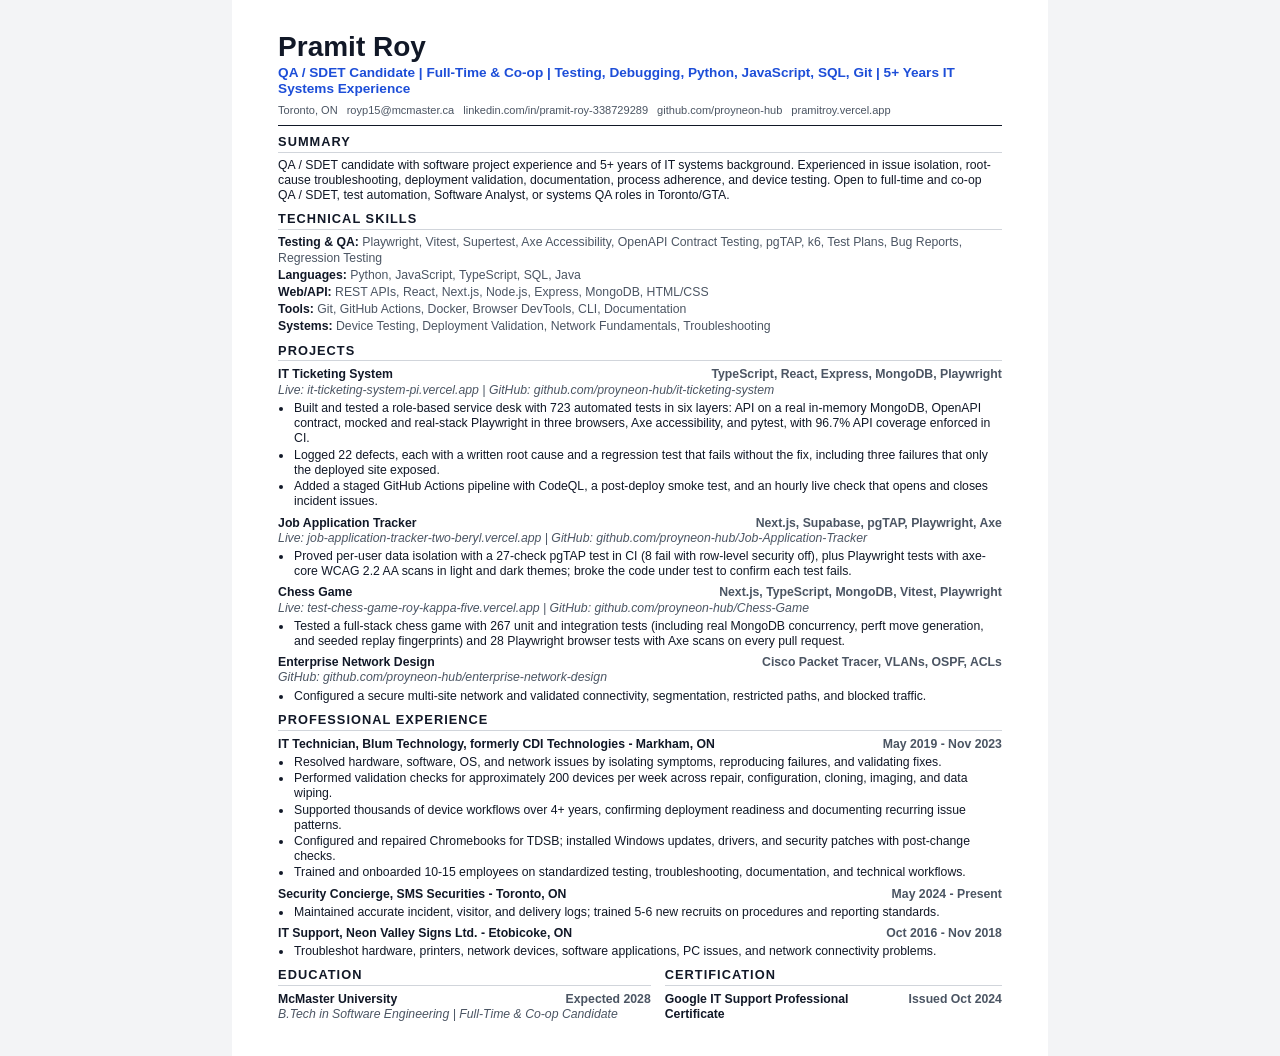
<file: assets/resume-qa-automation-sdet-coop.html>
<!DOCTYPE html>
<html lang="en">
<head>
  <meta charset="UTF-8">
  <meta name="viewport" content="width=device-width, initial-scale=1.0">
  <title>Pramit Roy - QA Automation / SDET Full-Time &amp; Co-op Resume</title>
  <link rel="stylesheet" href="resume-styles.css">
</head>
<body>
  <header class="resume-header">
    <h1>Pramit Roy</h1>
    <p class="role-title">QA / SDET Candidate | Full-Time &amp; Co-op | Testing, Debugging, Python, JavaScript, SQL, Git | 5+ Years IT Systems Experience</p>
    <div class="contact-line" aria-label="Contact">
      <span>Toronto, ON</span>
      <span>royp15@mcmaster.ca</span>
      <a href="https://www.linkedin.com/in/pramit-roy-338729289">linkedin.com/in/pramit-roy-338729289</a>
      <a href="https://github.com/proyneon-hub">github.com/proyneon-hub</a>
      <a href="https://pramitroy.vercel.app">pramitroy.vercel.app</a>
    </div>
  </header>

  <section class="section">
    <h2>Summary</h2>
    <p class="summary">QA / SDET candidate with software project experience and 5+ years of IT systems background. Experienced in issue isolation, root-cause troubleshooting, deployment validation, documentation, process adherence, and device testing. Open to full-time and co-op QA / SDET, test automation, Software Analyst, or systems QA roles in Toronto/GTA.</p>
  </section>

  <section class="section">
    <h2>Technical Skills</h2>
    <div class="skills">
      <p><strong>Testing &amp; QA:</strong> Playwright, Vitest, Supertest, Axe Accessibility, OpenAPI Contract Testing, pgTAP, k6, Test Plans, Bug Reports, Regression Testing</p>
      <p><strong>Languages:</strong> Python, JavaScript, TypeScript, SQL, Java</p>
      <p><strong>Web/API:</strong> REST APIs, React, Next.js, Node.js, Express, MongoDB, HTML/CSS</p>
      <p><strong>Tools:</strong> Git, GitHub Actions, Docker, Browser DevTools, CLI, Documentation</p>
      <p><strong>Systems:</strong> Device Testing, Deployment Validation, Network Fundamentals, Troubleshooting</p>
    </div>
  </section>

  <section class="section">
    <h2>Projects</h2>
    <article class="item">
      <div class="item-heading">
        <span>IT Ticketing System</span>
        <span>TypeScript, React, Express, MongoDB, Playwright</span>
      </div>
      <p class="subheading">Live: <a href="https://it-ticketing-system-pi.vercel.app">it-ticketing-system-pi.vercel.app</a> | GitHub: <a href="https://github.com/proyneon-hub/it-ticketing-system">github.com/proyneon-hub/it-ticketing-system</a></p>
      <ul>
        <li>Built and tested a role-based service desk with 723 automated tests in six layers: API on a real in-memory MongoDB, OpenAPI contract, mocked and real-stack Playwright in three browsers, Axe accessibility, and pytest, with 96.7% API coverage enforced in CI.</li>
        <li>Logged 22 defects, each with a written root cause and a regression test that fails without the fix, including three failures that only the deployed site exposed.</li>
        <li>Added a staged GitHub Actions pipeline with CodeQL, a post-deploy smoke test, and an hourly live check that opens and closes incident issues.</li>
      </ul>
    </article>
    <article class="item">
      <div class="item-heading">
        <span>Job Application Tracker</span>
        <span>Next.js, Supabase, pgTAP, Playwright, Axe</span>
      </div>
      <p class="subheading">Live: <a href="https://job-application-tracker-two-beryl.vercel.app">job-application-tracker-two-beryl.vercel.app</a> | GitHub: <a href="https://github.com/proyneon-hub/Job-Application-Tracker">github.com/proyneon-hub/Job-Application-Tracker</a></p>
      <ul>
        <li>Proved per-user data isolation with a 27-check pgTAP test in CI (8 fail with row-level security off), plus Playwright tests with axe-core WCAG 2.2 AA scans in light and dark themes; broke the code under test to confirm each test fails.</li>
      </ul>
    </article>
    <article class="item">
      <div class="item-heading">
        <span>Chess Game</span>
        <span>Next.js, TypeScript, MongoDB, Vitest, Playwright</span>
      </div>
      <p class="subheading">Live: <a href="https://test-chess-game-roy-kappa-five.vercel.app">test-chess-game-roy-kappa-five.vercel.app</a> | GitHub: <a href="https://github.com/proyneon-hub/Chess-Game">github.com/proyneon-hub/Chess-Game</a></p>
      <ul>
        <li>Tested a full-stack chess game with 267 unit and integration tests (including real MongoDB concurrency, perft move generation, and seeded replay fingerprints) and 28 Playwright browser tests with Axe scans on every pull request.</li>
      </ul>
    </article>
    <article class="item">
      <div class="item-heading">
        <span>Enterprise Network Design</span>
        <span>Cisco Packet Tracer, VLANs, OSPF, ACLs</span>
      </div>
      <p class="subheading">GitHub: <a href="https://github.com/proyneon-hub/enterprise-network-design">github.com/proyneon-hub/enterprise-network-design</a></p>
      <ul>
        <li>Configured a secure multi-site network and validated connectivity, segmentation, restricted paths, and blocked traffic.</li>
      </ul>
    </article>
  </section>

  <section class="section">
    <h2>Professional Experience</h2>
    <article class="item">
      <div class="item-heading">
        <span>IT Technician, Blum Technology, formerly CDI Technologies - Markham, ON</span>
        <span>May 2019 - Nov 2023</span>
      </div>
      <ul class="compact-list">
        <li>Resolved hardware, software, OS, and network issues by isolating symptoms, reproducing failures, and validating fixes.</li>
        <li>Performed validation checks for approximately 200 devices per week across repair, configuration, cloning, imaging, and data wiping.</li>
        <li>Supported thousands of device workflows over 4+ years, confirming deployment readiness and documenting recurring issue patterns.</li>
        <li>Configured and repaired Chromebooks for TDSB; installed Windows updates, drivers, and security patches with post-change checks.</li>
        <li>Trained and onboarded 10-15 employees on standardized testing, troubleshooting, documentation, and technical workflows.</li>
      </ul>
    </article>
    <article class="item">
      <div class="item-heading">
        <span>Security Concierge, SMS Securities - Toronto, ON</span>
        <span>May 2024 - Present</span>
      </div>
      <ul class="compact-list">
        <li>Maintained accurate incident, visitor, and delivery logs; trained 5-6 new recruits on procedures and reporting standards.</li>
      </ul>
    </article>
    <article class="item">
      <div class="item-heading">
        <span>IT Support, Neon Valley Signs Ltd. - Etobicoke, ON</span>
        <span>Oct 2016 - Nov 2018</span>
      </div>
      <ul class="compact-list">
        <li>Troubleshot hardware, printers, network devices, software applications, PC issues, and network connectivity problems.</li>
      </ul>
    </article>
  </section>

  <section class="section footer-sections">
    <div>
      <h2>Education</h2>
      <article class="item">
        <div class="item-heading">
          <span>McMaster University</span>
          <span>Expected 2028</span>
        </div>
        <p class="subheading">B.Tech in Software Engineering | Full-Time &amp; Co-op Candidate</p>
      </article>
    </div>
    <div>
      <h2>Certification</h2>
      <article class="item">
        <div class="item-heading">
          <span>Google IT Support Professional Certificate</span>
          <span>Issued Oct 2024</span>
        </div>
      </article>
    </div>
  </section>
</body>
</html>
</file>
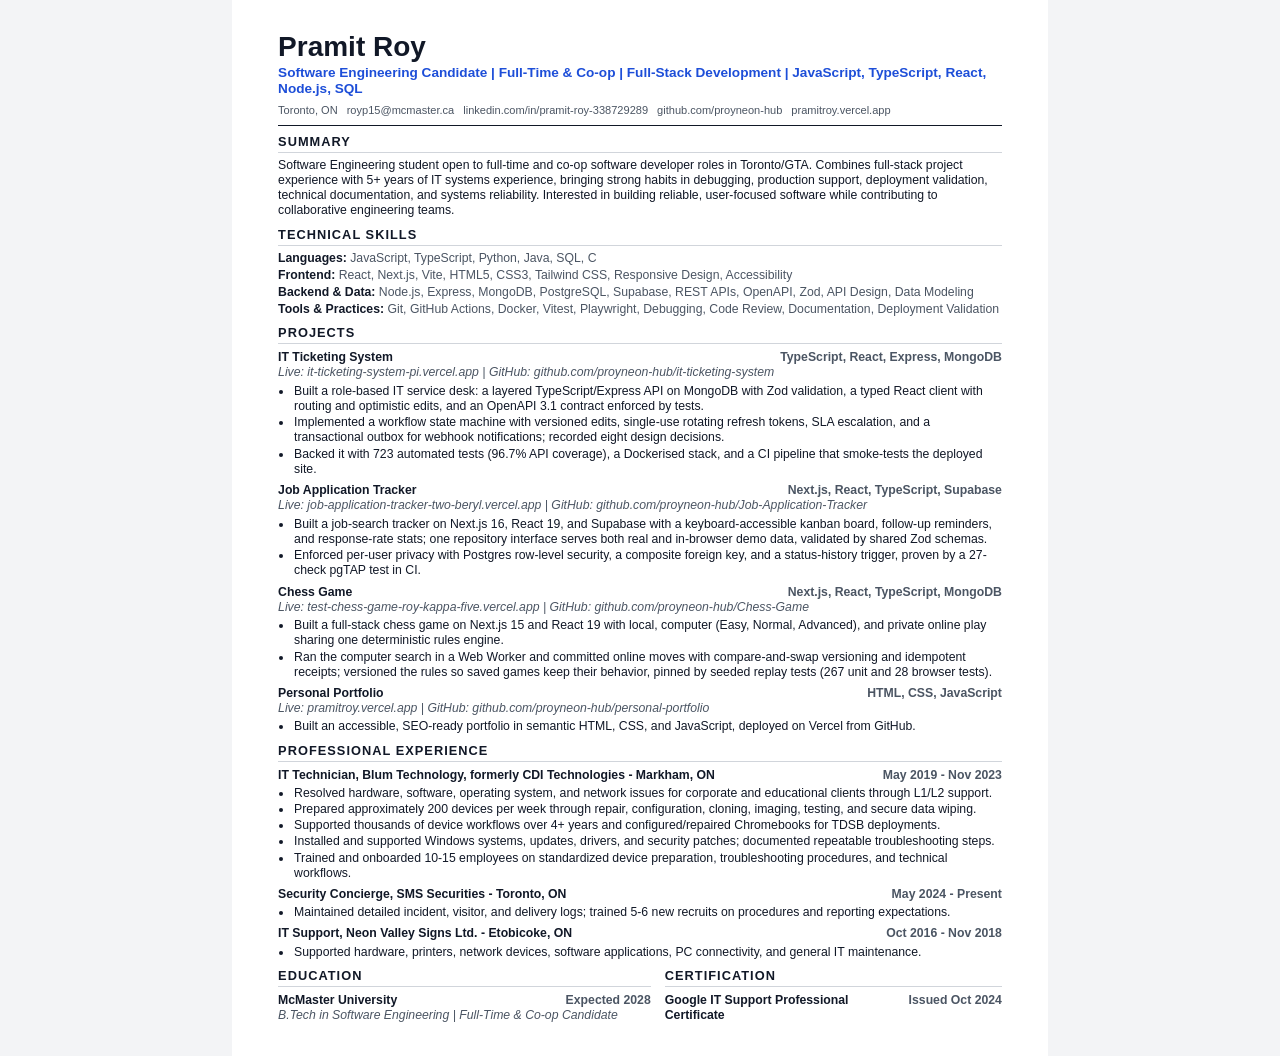
<file: assets/resume-software-developer-coop.html>
<!DOCTYPE html>
<html lang="en">
<head>
  <meta charset="UTF-8">
  <meta name="viewport" content="width=device-width, initial-scale=1.0">
  <title>Pramit Roy - Software Developer Full-Time &amp; Co-op Resume</title>
  <link rel="stylesheet" href="resume-styles.css">
</head>
<body>
  <header class="resume-header">
    <h1>Pramit Roy</h1>
    <p class="role-title">Software Engineering Candidate | Full-Time &amp; Co-op | Full-Stack Development | JavaScript, TypeScript, React, Node.js, SQL</p>
    <div class="contact-line" aria-label="Contact">
      <span>Toronto, ON</span>
      <span>royp15@mcmaster.ca</span>
      <a href="https://www.linkedin.com/in/pramit-roy-338729289">linkedin.com/in/pramit-roy-338729289</a>
      <a href="https://github.com/proyneon-hub">github.com/proyneon-hub</a>
      <a href="https://pramitroy.vercel.app">pramitroy.vercel.app</a>
    </div>
  </header>

  <section class="section">
    <h2>Summary</h2>
    <p class="summary">Software Engineering student open to full-time and co-op software developer roles in Toronto/GTA. Combines full-stack project experience with 5+ years of IT systems experience, bringing strong habits in debugging, production support, deployment validation, technical documentation, and systems reliability. Interested in building reliable, user-focused software while contributing to collaborative engineering teams.</p>
  </section>

  <section class="section">
    <h2>Technical Skills</h2>
    <div class="skills">
      <p><strong>Languages:</strong> JavaScript, TypeScript, Python, Java, SQL, C</p>
      <p><strong>Frontend:</strong> React, Next.js, Vite, HTML5, CSS3, Tailwind CSS, Responsive Design, Accessibility</p>
      <p><strong>Backend &amp; Data:</strong> Node.js, Express, MongoDB, PostgreSQL, Supabase, REST APIs, OpenAPI, Zod, API Design, Data Modeling</p>
      <p><strong>Tools &amp; Practices:</strong> Git, GitHub Actions, Docker, Vitest, Playwright, Debugging, Code Review, Documentation, Deployment Validation</p>
    </div>
  </section>

  <section class="section">
    <h2>Projects</h2>
    <article class="item">
      <div class="item-heading">
        <span>IT Ticketing System</span>
        <span>TypeScript, React, Express, MongoDB</span>
      </div>
      <p class="subheading">Live: <a href="https://it-ticketing-system-pi.vercel.app">it-ticketing-system-pi.vercel.app</a> | GitHub: <a href="https://github.com/proyneon-hub/it-ticketing-system">github.com/proyneon-hub/it-ticketing-system</a></p>
      <ul>
        <li>Built a role-based IT service desk: a layered TypeScript/Express API on MongoDB with Zod validation, a typed React client with routing and optimistic edits, and an OpenAPI 3.1 contract enforced by tests.</li>
        <li>Implemented a workflow state machine with versioned edits, single-use rotating refresh tokens, SLA escalation, and a transactional outbox for webhook notifications; recorded eight design decisions.</li>
        <li>Backed it with 723 automated tests (96.7% API coverage), a Dockerised stack, and a CI pipeline that smoke-tests the deployed site.</li>
      </ul>
    </article>
    <article class="item">
      <div class="item-heading">
        <span>Job Application Tracker</span>
        <span>Next.js, React, TypeScript, Supabase</span>
      </div>
      <p class="subheading">Live: <a href="https://job-application-tracker-two-beryl.vercel.app">job-application-tracker-two-beryl.vercel.app</a> | GitHub: <a href="https://github.com/proyneon-hub/Job-Application-Tracker">github.com/proyneon-hub/Job-Application-Tracker</a></p>
      <ul>
        <li>Built a job-search tracker on Next.js 16, React 19, and Supabase with a keyboard-accessible kanban board, follow-up reminders, and response-rate stats; one repository interface serves both real and in-browser demo data, validated by shared Zod schemas.</li>
        <li>Enforced per-user privacy with Postgres row-level security, a composite foreign key, and a status-history trigger, proven by a 27-check pgTAP test in CI.</li>
      </ul>
    </article>
    <article class="item">
      <div class="item-heading">
        <span>Chess Game</span>
        <span>Next.js, React, TypeScript, MongoDB</span>
      </div>
      <p class="subheading">Live: <a href="https://test-chess-game-roy-kappa-five.vercel.app">test-chess-game-roy-kappa-five.vercel.app</a> | GitHub: <a href="https://github.com/proyneon-hub/Chess-Game">github.com/proyneon-hub/Chess-Game</a></p>
      <ul>
        <li>Built a full-stack chess game on Next.js 15 and React 19 with local, computer (Easy, Normal, Advanced), and private online play sharing one deterministic rules engine.</li>
        <li>Ran the computer search in a Web Worker and committed online moves with compare-and-swap versioning and idempotent receipts; versioned the rules so saved games keep their behavior, pinned by seeded replay tests (267 unit and 28 browser tests).</li>
      </ul>
    </article>
    <article class="item">
      <div class="item-heading">
        <span>Personal Portfolio</span>
        <span>HTML, CSS, JavaScript</span>
      </div>
      <p class="subheading">Live: <a href="https://pramitroy.vercel.app">pramitroy.vercel.app</a> | GitHub: <a href="https://github.com/proyneon-hub/personal-portfolio">github.com/proyneon-hub/personal-portfolio</a></p>
      <ul>
        <li>Built an accessible, SEO-ready portfolio in semantic HTML, CSS, and JavaScript, deployed on Vercel from GitHub.</li>
      </ul>
    </article>
  </section>

  <section class="section">
    <h2>Professional Experience</h2>
    <article class="item">
      <div class="item-heading">
        <span>IT Technician, Blum Technology, formerly CDI Technologies - Markham, ON</span>
        <span>May 2019 - Nov 2023</span>
      </div>
      <ul class="compact-list">
        <li>Resolved hardware, software, operating system, and network issues for corporate and educational clients through L1/L2 support.</li>
        <li>Prepared approximately 200 devices per week through repair, configuration, cloning, imaging, testing, and secure data wiping.</li>
        <li>Supported thousands of device workflows over 4+ years and configured/repaired Chromebooks for TDSB deployments.</li>
        <li>Installed and supported Windows systems, updates, drivers, and security patches; documented repeatable troubleshooting steps.</li>
        <li>Trained and onboarded 10-15 employees on standardized device preparation, troubleshooting procedures, and technical workflows.</li>
      </ul>
    </article>
    <article class="item">
      <div class="item-heading">
        <span>Security Concierge, SMS Securities - Toronto, ON</span>
        <span>May 2024 - Present</span>
      </div>
      <ul class="compact-list">
        <li>Maintained detailed incident, visitor, and delivery logs; trained 5-6 new recruits on procedures and reporting expectations.</li>
      </ul>
    </article>
    <article class="item">
      <div class="item-heading">
        <span>IT Support, Neon Valley Signs Ltd. - Etobicoke, ON</span>
        <span>Oct 2016 - Nov 2018</span>
      </div>
      <ul class="compact-list">
        <li>Supported hardware, printers, network devices, software applications, PC connectivity, and general IT maintenance.</li>
      </ul>
    </article>
  </section>

  <section class="section footer-sections">
    <div>
      <h2>Education</h2>
      <article class="item">
        <div class="item-heading">
          <span>McMaster University</span>
          <span>Expected 2028</span>
        </div>
        <p class="subheading">B.Tech in Software Engineering | Full-Time &amp; Co-op Candidate</p>
      </article>
    </div>
    <div>
      <h2>Certification</h2>
      <article class="item">
        <div class="item-heading">
          <span>Google IT Support Professional Certificate</span>
          <span>Issued Oct 2024</span>
        </div>
      </article>
    </div>
  </section>
</body>
</html>
</file>
<file: styles.css>
/* Design tokens: edit these variables to quickly change the site's look and spacing. */
:root {
  --bg: #f7f9fc;
  --surface: #ffffff;
  --surface-alt: #fbfdff;
  --text: #172033;
  --muted: #637083;
  --line: #dbe3ee;
  --accent: #2563eb;
  --accent-strong: #1d4ed8;
  --accent-contrast: #ffffff;
  --accent-soft: #e8f0ff;
  --header-bg: rgba(247, 249, 252, 0.88);
  --header-line: rgba(219, 227, 238, 0.8);
  --contact-bg: #172033;
  --contact-eyebrow: #93c5fd;
  --contact-muted: #dbeafe;
  --solid-text: #ffffff;
  --shadow: 0 18px 45px rgba(23, 32, 51, 0.1);
  --radius: 8px;
  --max-width: 1120px;
  color-scheme: light;
}

:root[data-theme="dark"] {
  --bg: #101112;
  --surface: #181b1d;
  --surface-alt: #202427;
  --text: #f3f7f5;
  --muted: #a8b2ae;
  --line: #30373a;
  --accent: #0ea5e9;
  --accent-strong: #38bdf8;
  --accent-contrast: #051016;
  --accent-soft: #0b3447;
  --header-bg: rgba(16, 17, 18, 0.9);
  --header-line: rgba(48, 55, 58, 0.85);
  --contact-bg: #15181b;
  --contact-eyebrow: #7dd3fc;
  --contact-muted: #c8d7d3;
  --solid-text: #ffffff;
  --shadow: 0 18px 45px rgba(0, 0, 0, 0.36);
  color-scheme: dark;
}

/* Base reset and document defaults. */
* {
  box-sizing: border-box;
}

html {
  scroll-behavior: smooth;
  scroll-padding-top: 88px;
}

body {
  margin: 0;
  background: var(--bg);
  color: var(--text);
  font-family: Inter, ui-sans-serif, system-ui, -apple-system, BlinkMacSystemFont, "Segoe UI", sans-serif;
  line-height: 1.6;
  text-rendering: optimizeLegibility;
  -webkit-font-smoothing: antialiased;
}

body.nav-open {
  overflow: hidden;
}

img {
  display: block;
  max-width: 100%;
}

a {
  color: inherit;
}

a:focus-visible,
button:focus-visible {
  outline: 3px solid var(--accent);
  outline-offset: 4px;
}

/* Shared accessibility helpers. */
.sr-only {
  position: absolute;
  width: 1px;
  height: 1px;
  padding: 0;
  margin: -1px;
  overflow: hidden;
  clip: rect(0, 0, 0, 0);
  white-space: nowrap;
  border: 0;
}

.skip-link {
  position: fixed;
  top: 12px;
  left: 12px;
  z-index: 100;
  padding: 10px 14px;
  border-radius: var(--radius);
  background: var(--text);
  color: #fff;
  font-weight: 800;
  text-decoration: none;
  transform: translateY(-140%);
  transition: transform 180ms ease;
}

.skip-link:focus {
  transform: translateY(0);
}

/* Sticky header and navigation styles, including the mobile menu button. */
.site-header {
  position: sticky;
  top: 0;
  z-index: 20;
  background: var(--header-bg);
  border-bottom: 1px solid var(--header-line);
  backdrop-filter: blur(16px);
}

.nav {
  width: min(calc(100% - 32px), var(--max-width));
  min-height: 72px;
  margin: 0 auto;
  display: flex;
  align-items: center;
  justify-content: space-between;
}

.logo {
  display: inline-flex;
  align-items: center;
  justify-content: center;
  width: 44px;
  height: 44px;
  border-radius: var(--radius);
  background: var(--text);
  color: var(--bg);
  font-weight: 800;
  letter-spacing: 0;
  text-decoration: none;
}

.nav-links {
  display: flex;
  align-items: center;
  gap: 8px;
  margin: 0;
  padding: 0;
  list-style: none;
}

.nav-links > li > a {
  display: inline-flex;
  padding: 10px 14px;
  border-radius: var(--radius);
  color: var(--muted);
  font-size: 0.95rem;
  font-weight: 700;
  text-decoration: none;
  transition: background 180ms ease, color 180ms ease;
}

.nav-links > li > a:hover,
.nav-links > li > a.active {
  background: var(--accent-soft);
  color: var(--accent-strong);
}

.nav-links > li > a[aria-current="location"] {
  background: var(--accent-soft);
  color: var(--accent-strong);
}

.nav-resume-wrapper {
  position: relative;
}

.nav-resume-btn {
  display: inline-flex;
  align-items: center;
  gap: 5px;
  padding: 10px 14px;
  border: none;
  border-radius: var(--radius);
  background: var(--text);
  color: var(--bg);
  font-family: inherit;
  font-size: 0.95rem;
  font-weight: 800;
  cursor: pointer;
  transition: background 180ms ease, color 180ms ease;
}

.nav-resume-btn:hover {
  background: var(--accent-strong);
  color: var(--accent-contrast);
}

.resume-caret {
  display: inline-block;
  font-size: 0.72em;
  line-height: 1;
  transition: transform 180ms ease;
}

.nav-resume-wrapper[data-open] .resume-caret {
  transform: rotate(180deg);
}

.nav-resume-dropdown {
  display: none;
  position: absolute;
  top: calc(100% + 8px);
  right: 0;
  z-index: 30;
  min-width: 210px;
  margin: 0;
  padding: 6px;
  list-style: none;
  border: 1px solid var(--line);
  border-radius: var(--radius);
  background: var(--surface);
  box-shadow: var(--shadow);
}

.nav-resume-wrapper[data-open] .nav-resume-dropdown {
  display: flex;
  flex-direction: column;
  gap: 2px;
}

.nav-resume-dropdown a {
  display: block;
  padding: 9px 12px;
  border-radius: calc(var(--radius) - 2px);
  color: var(--text);
  font-size: 0.9rem;
  font-weight: 700;
  text-decoration: none;
  white-space: nowrap;
  transition: background 180ms ease, color 180ms ease;
}

.nav-resume-dropdown a:hover,
.nav-resume-dropdown a:focus-visible {
  background: var(--accent-soft);
  color: var(--accent-strong);
}

.theme-control {
  display: inline-flex;
  align-items: center;
}

.theme-toggle {
  position: relative;
  display: inline-flex;
  align-items: center;
  justify-content: center;
  width: 56px;
  height: 44px;
  padding: 0;
  border: 1px solid var(--line);
  border-radius: var(--radius);
  background: var(--surface);
  color: var(--text);
  cursor: pointer;
  box-shadow: 0 8px 20px rgba(23, 32, 51, 0.08);
  transition: background 180ms ease, border-color 180ms ease, box-shadow 180ms ease, transform 180ms ease;
}

.theme-toggle:hover {
  background: var(--accent-soft);
  border-color: var(--accent-strong);
  box-shadow: 0 12px 24px rgba(23, 32, 51, 0.12);
  transform: translateY(-1px);
}

.theme-toggle::before,
.theme-toggle::after {
  position: absolute;
  z-index: 1;
  top: 50%;
  font-size: 0.76rem;
  line-height: 1;
  transform: translateY(-50%);
  transition: color 180ms ease, opacity 180ms ease;
}

.theme-toggle::before {
  left: 9px;
  content: "\263E";
  color: var(--muted);
}

.theme-toggle::after {
  right: 8px;
  content: "\2600";
  color: #b45309;
}

.mobile-theme-toggle {
  display: none;
}

.theme-toggle-track {
  position: relative;
  width: 42px;
  height: 24px;
  border-radius: 999px;
  background: #e2e8f0;
  box-shadow: inset 0 0 0 1px rgba(23, 32, 51, 0.16);
  transition: background 180ms ease, box-shadow 180ms ease;
}

.theme-toggle-thumb {
  position: absolute;
  z-index: 2;
  top: 3px;
  left: 3px;
  width: 18px;
  height: 18px;
  border-radius: 50%;
  background: var(--surface);
  box-shadow: 0 2px 7px rgba(23, 32, 51, 0.36);
  transition: transform 180ms ease, background 180ms ease;
}

:root[data-theme="dark"] .theme-toggle-track {
  background: #075985;
  box-shadow: inset 0 0 0 1px rgba(125, 211, 252, 0.42);
}

:root[data-theme="dark"] .theme-toggle-thumb {
  background: var(--text);
  transform: translateX(18px);
}

:root[data-theme="dark"] .theme-toggle::before {
  color: #7dd3fc;
}

:root[data-theme="dark"] .theme-toggle::after {
  color: var(--muted);
  opacity: 0.72;
}

.nav-toggle {
  display: none;
  width: 44px;
  height: 44px;
  border: 1px solid var(--line);
  border-radius: var(--radius);
  background: var(--surface);
  cursor: pointer;
}

.nav-toggle span:not(.sr-only) {
  display: block;
  width: 20px;
  height: 2px;
  margin: 5px auto;
  background: var(--text);
  border-radius: 2px;
  transition: transform 180ms ease, opacity 180ms ease;
}

.nav-toggle[aria-expanded="true"] span:nth-child(2) {
  transform: translateY(7px) rotate(45deg);
}

.nav-toggle[aria-expanded="true"] span:nth-child(3) {
  opacity: 0;
}

.nav-toggle[aria-expanded="true"] span:nth-child(4) {
  transform: translateY(-7px) rotate(-45deg);
}

/* Shared page section layout and heading styles. */
.section {
  width: min(calc(100% - 32px), var(--max-width));
  margin: 0 auto;
  padding: 96px 0;
  scroll-margin-top: 90px;
}

.no-break {
  white-space: nowrap;
  overflow-wrap: normal;
  word-break: keep-all;
}

.role-lead,
.role-divider,
.role-comma,
.role-amp {
  white-space: normal;
}

/* Hero section: main intro, portrait, highlights, and call-to-action buttons. */
.hero {
  min-height: calc(100vh - 72px);
  display: grid;
  grid-template-columns: minmax(0, 1.18fr) minmax(280px, 0.72fr);
  align-items: center;
  gap: 44px;
  padding-top: 72px;
}

.eyebrow {
  margin: 0 0 14px;
  color: var(--accent-strong);
  font-size: 0.78rem;
  font-weight: 800;
  letter-spacing: 0.1em;
  text-transform: uppercase;
}

h1,
h2,
h3,
p {
  overflow-wrap: anywhere;
}

h1,
h2,
h3 {
  margin: 0;
  line-height: 1.08;
}

h1 {
  max-width: 760px;
  font-size: clamp(3.25rem, 9vw, 6.6rem);
  letter-spacing: 0;
}

h2 {
  max-width: 720px;
  font-size: clamp(2rem, 5vw, 3.4rem);
  letter-spacing: 0;
}

h3 {
  font-size: 1.35rem;
}

.hero-tagline {
  max-width: 680px;
  margin: 24px 0 0;
  color: var(--muted);
  font-size: clamp(1.1rem, 2.4vw, 1.45rem);
}

.hero-role {
  max-width: 820px;
  margin: 18px 0 0;
  color: var(--text);
  font-size: clamp(1.12rem, 2.3vw, 1.48rem);
  font-weight: 800;
  line-height: 1.3;
  overflow-wrap: normal;
  text-wrap: balance;
}

.hero-badges {
  display: flex;
  flex-wrap: wrap;
  gap: 10px;
  max-width: 760px;
  margin: 28px 0 0;
  padding: 0;
  list-style: none;
}

.hero-badges li {
  display: inline-flex;
  align-items: center;
  max-width: 100%;
  min-width: 0;
  min-height: 38px;
  padding: 7px 11px;
  border: 1px solid var(--line);
  border-radius: var(--radius);
  background: var(--surface);
  color: var(--text);
  font-size: 0.9rem;
  font-weight: 800;
  line-height: 1.2;
  overflow-wrap: anywhere;
  text-align: center;
  word-break: break-word;
}

.variant-hero h1 {
  max-width: 830px;
  font-size: clamp(1.9rem, 4.2vw, 3.4rem);
  overflow-wrap: anywhere;
}

.variant-hero .hero-tagline {
  font-size: clamp(1.02rem, 2vw, 1.24rem);
}

.hero-highlights {
  display: grid;
  grid-template-columns: repeat(3, minmax(0, 1fr));
  gap: 12px;
  max-width: 720px;
  margin: 30px 0 0;
}

.hero-highlights div {
  padding: 14px;
  border: 1px solid var(--line);
  border-radius: var(--radius);
  background: color-mix(in srgb, var(--surface) 78%, transparent);
}

.hero-highlights dt {
  color: var(--muted);
  font-size: 0.74rem;
  font-weight: 800;
  letter-spacing: 0.08em;
  text-transform: uppercase;
}

.hero-highlights dd {
  margin: 4px 0 0;
  color: var(--text);
  font-weight: 800;
  line-height: 1.25;
}

.hero-actions {
  display: flex;
  flex-wrap: wrap;
  gap: 14px;
  margin-top: 34px;
}

.hero-actions .btn {
  padding-right: 18px;
  padding-left: 18px;
}

.resume-quick-links {
  display: flex;
  flex-wrap: wrap;
  gap: 10px;
  max-width: 760px;
  margin-top: 16px;
}

.resume-quick-links a {
  display: inline-flex;
  align-items: center;
  justify-content: center;
  max-width: 100%;
  min-width: 0;
  min-height: 40px;
  padding: 8px 12px;
  border: 1px solid var(--line);
  border-radius: var(--radius);
  background: var(--surface-alt);
  color: var(--accent-strong);
  font-size: 0.9rem;
  font-weight: 800;
  line-height: 1.2;
  text-align: center;
  text-decoration: none;
  white-space: normal;
  word-break: break-word;
}

.resume-quick-links a:hover {
  background: var(--accent-soft);
}

/* Reusable button styles used in the hero and other action areas. */
.btn {
  display: inline-flex;
  align-items: center;
  justify-content: center;
  max-width: 100%;
  min-width: 0;
  min-height: 48px;
  padding: 0 20px;
  border: 1px solid transparent;
  border-radius: var(--radius);
  font-weight: 800;
  line-height: 1.2;
  text-align: center;
  text-decoration: none;
  white-space: normal;
  word-break: break-word;
  transition: transform 180ms ease, box-shadow 180ms ease, background 180ms ease;
}

.btn:hover {
  transform: translateY(-2px);
}

.btn.primary {
  background: var(--accent);
  color: var(--accent-contrast);
  box-shadow: 0 14px 30px rgba(37, 99, 235, 0.28);
}

.btn.primary:hover {
  background: var(--accent-strong);
}

.btn.secondary {
  background: var(--surface);
  border-color: var(--line);
  color: var(--text);
}

.btn.text {
  color: var(--accent-strong);
}

.btn.text:hover {
  background: var(--accent-soft);
}

.hero-visual {
  position: relative;
  min-width: 0;
}

.hero-content {
  min-width: 0;
}

.hero-visual::before {
  content: "";
  position: absolute;
  inset: 12%;
  z-index: -1;
  border-radius: 30px;
  background: var(--accent-soft);
  transform: rotate(-8deg);
}

.hero-visual img {
  width: min(100%, 440px);
  aspect-ratio: 1;
  margin-left: auto;
  border: 8px solid var(--surface);
  border-radius: 28px;
  object-fit: cover;
  box-shadow: var(--shadow);
}

/* About section layout. */
.section-heading {
  margin-bottom: 34px;
}

.about-grid {
  display: grid;
  grid-template-columns: repeat(2, minmax(0, 1fr));
  gap: 28px;
}

.about-grid p,
.contact-panel p {
  margin: 0;
  color: var(--muted);
  font-size: 1.08rem;
}

.about-grid-wide {
  grid-template-columns: repeat(3, minmax(0, 1fr));
}

/* Skills section category cards and pill lists. */
.skills-grid {
  display: grid;
  grid-template-columns: repeat(3, minmax(0, 1fr));
  gap: 20px;
}

.skill-group {
  padding: 22px;
  border: 1px solid var(--line);
  border-radius: var(--radius);
  background: var(--surface);
  box-shadow: 0 8px 24px rgba(23, 32, 51, 0.05);
}

.skill-group h3 {
  margin-bottom: 16px;
  font-size: 1.05rem;
}

.skill-list {
  display: flex;
  flex-wrap: wrap;
  gap: 10px;
  margin: 0;
  padding: 0;
  list-style: none;
}

.skill-list li {
  display: inline-flex;
  align-items: center;
  min-height: 40px;
  padding: 8px 11px;
  border: 1px solid var(--line);
  border-radius: var(--radius);
  background: var(--surface-alt);
  color: var(--text);
  font-size: 0.92rem;
  font-weight: 700;
  text-align: center;
}

.priority-skills {
  display: flex;
  flex-wrap: wrap;
  gap: 10px;
  margin: 0;
  padding: 0;
  list-style: none;
}

.priority-skills li {
  display: inline-flex;
  align-items: center;
  min-height: 42px;
  padding: 9px 12px;
  border: 1px solid var(--line);
  border-radius: var(--radius);
  background: var(--surface);
  color: var(--text);
  font-weight: 800;
  box-shadow: 0 6px 18px rgba(23, 32, 51, 0.05);
}

/* Role fit section for quickly matching portfolio evidence to target job families. */
.role-grid {
  display: grid;
  grid-template-columns: repeat(2, minmax(0, 1fr));
  gap: 20px;
}

.role-path-grid {
  grid-template-columns: repeat(3, minmax(0, 1fr));
}

.role-card {
  padding: 24px;
  border: 1px solid var(--line);
  border-radius: var(--radius);
  background: var(--surface);
  box-shadow: 0 8px 24px rgba(23, 32, 51, 0.05);
}

.role-card h3 {
  margin-bottom: 18px;
  font-size: 1.18rem;
}

.role-path-card {
  display: flex;
  flex-direction: column;
  gap: 16px;
}

.role-path-card h3 {
  margin-bottom: 0;
}

.role-path-card .role-list {
  margin-bottom: 6px;
}

.role-path-card .btn {
  width: 100%;
  margin-top: auto;
  text-align: center;
}

.path-label {
  margin: 0;
  color: var(--accent-strong);
  font-size: 0.78rem;
  font-weight: 900;
  letter-spacing: 0.08em;
  text-transform: uppercase;
}

.card-intro {
  margin: 0;
  color: var(--muted);
}

.role-list {
  display: grid;
  gap: 10px;
  margin: 0;
  padding-left: 20px;
  color: var(--muted);
}

.role-list li::marker {
  color: var(--accent-strong);
}

/* Project cards and project technology tags. */
.project-grid {
  display: grid;
  grid-template-columns: repeat(3, minmax(0, 1fr));
  gap: 20px;
}

.project-grid-wide {
  grid-template-columns: repeat(2, minmax(0, 1fr));
}

.project-card {
  display: flex;
  min-height: 380px;
  flex-direction: column;
  padding: 24px;
  border: 1px solid var(--line);
  border-radius: var(--radius);
  background: var(--surface);
  box-shadow: 0 12px 30px rgba(23, 32, 51, 0.06);
  transition: transform 180ms ease, box-shadow 180ms ease;
}

.project-card:hover {
  transform: translateY(-4px);
  box-shadow: var(--shadow);
}

.project-number {
  margin: 0 0 20px;
  color: var(--accent-strong);
  font-weight: 900;
}

.project-image {
  width: 100%;
  height: clamp(170px, 32vw, 240px);
  margin: -18px 0 20px;
  border: 1px solid var(--line);
  border-radius: var(--radius);
  object-fit: contain;
  object-position: center;
  background: #a1a1a0;
}

.project-card p:not(.project-number):not(.project-impact) {
  margin: 16px 0 24px;
  color: var(--muted);
}

.project-impact {
  margin: 0 0 24px;
  padding-left: 12px;
  border-left: 3px solid var(--accent);
  color: var(--text);
  font-size: 0.95rem;
  font-weight: 650;
}

.project-tags {
  display: flex;
  flex-wrap: wrap;
  gap: 8px;
  margin: 18px 0 20px;
  padding: 0;
  list-style: none;
}

.project-tags li {
  padding: 6px 10px;
  border-radius: 999px;
  background: var(--accent-soft);
  color: var(--accent-strong);
  font-size: 0.82rem;
  font-weight: 800;
}

.project-highlights {
  display: grid;
  gap: 8px;
  margin: 0 0 24px 18px;
  padding: 0;
  color: var(--muted);
}

.project-highlights li::marker {
  color: var(--accent-strong);
}

.project-links {
  display: flex;
  flex-wrap: wrap;
  gap: 10px;
  margin-top: auto;
}

.project-links a {
  display: inline-flex;
  align-items: center;
  justify-content: center;
  max-width: 100%;
  min-width: 0;
  min-height: 40px;
  padding: 8px 12px;
  border: 1px solid var(--line);
  border-radius: var(--radius);
  background: var(--surface-alt);
  color: var(--accent-strong);
  cursor: pointer;
  font-size: 0.92rem;
  font-weight: 900;
  line-height: 1.2;
  text-align: center;
  text-decoration: none;
  white-space: normal;
  word-break: break-word;
  transition: background 200ms ease, border-color 200ms ease, transform 200ms ease;
}

.project-links a:hover {
  background: var(--accent-soft);
  border-color: #b7ccff;
  text-decoration: underline;
  transform: translateY(-1px);
}

/* Contact callout panel and social links. */
.contact-panel {
  max-width: 820px;
  padding: 44px;
  border-radius: var(--radius);
  background: var(--contact-bg);
  color: var(--solid-text);
  box-shadow: var(--shadow);
}

.contact-panel .eyebrow {
  color: var(--contact-eyebrow);
}

.contact-panel p {
  margin-top: 18px;
  color: var(--contact-muted);
}

.contact-links {
  display: flex;
  flex-wrap: wrap;
  gap: 12px;
  margin-top: 28px;
  font-style: normal;
}

.contact-links a {
  display: inline-flex;
  justify-content: center;
  max-width: 100%;
  min-width: 0;
  padding: 10px 14px;
  border: 1px solid rgba(255, 255, 255, 0.24);
  border-radius: var(--radius);
  color: var(--solid-text);
  font-weight: 800;
  line-height: 1.2;
  text-align: center;
  text-decoration: none;
  white-space: normal;
  word-break: break-word;
  transition: background 180ms ease;
}

.contact-links a:hover {
  background: rgba(255, 255, 255, 0.12);
}

.improvement-card {
  max-width: 820px;
}

/* Footer. */
.site-footer {
  width: min(calc(100% - 32px), var(--max-width));
  margin: 0 auto;
  padding: 28px 0 42px;
  color: var(--muted);
  font-size: 0.95rem;
}

.site-footer p {
  margin: 0;
}

/* Tablet and small laptop layout adjustments. */
@media (max-width: 860px) {
  .mobile-theme-toggle {
    display: inline-flex;
    margin-left: auto;
  }

  .nav-toggle {
    display: block;
    margin-left: 8px;
  }

  .nav-links {
    position: fixed;
    top: 72px;
    right: 16px;
    left: 16px;
    display: none;
    flex-direction: column;
    align-items: stretch;
    padding: 14px;
    border: 1px solid var(--line);
    border-radius: var(--radius);
    background: var(--surface);
    box-shadow: var(--shadow);
  }

  .nav-links.open {
    display: flex;
  }

  .nav-links > li > a {
    justify-content: center;
  }

  .nav-links .theme-control {
    display: none;
  }

  .theme-control {
    justify-content: center;
    padding: 4px 0;
  }

  .hero {
    grid-template-columns: 1fr;
    gap: 40px;
    min-height: auto;
    padding-top: 64px;
  }

  .hero-visual img {
    width: min(100%, 360px);
    margin: 0 auto;
  }

  .about-grid,
  .about-grid-wide,
  .role-grid,
  .role-path-grid,
  .project-grid,
  .project-grid-wide {
    grid-template-columns: 1fr;
  }

  .skills-grid {
    grid-template-columns: 1fr;
  }

  .hero-highlights {
    grid-template-columns: 1fr;
  }

  /* Dropdown: show all three links inline in the mobile nav panel. */
  .nav-resume-wrapper {
    display: flex;
    flex-direction: column;
    gap: 4px;
  }

  .nav-resume-btn .resume-caret {
    display: none;
  }

  .nav-resume-dropdown {
    display: flex;
    flex-direction: column;
    gap: 2px;
    position: static;
    border: none;
    border-radius: 0;
    background: transparent;
    box-shadow: none;
    padding: 0 0 0 10px;
    border-left: 2px solid var(--line);
  }

  .nav-resume-dropdown a {
    justify-content: center;
    text-align: center;
    color: var(--muted);
    font-size: 0.92rem;
  }
}

/* Phone layout adjustments. */
@media (max-width: 560px) {
  html,
  body {
    max-width: 100%;
    overflow-x: hidden;
  }

  .nav,
  .section,
  .site-footer {
    width: calc(100% - 32px);
    max-width: 100%;
    padding-right: 0;
    padding-left: 0;
  }

  .section {
    padding-top: 70px;
    padding-bottom: 70px;
  }

  .hero {
    padding-top: 48px;
  }

  .hero-content,
  .hero-badges,
  .hero-actions,
  .resume-quick-links {
    width: 100%;
    max-width: 100%;
  }

  .hero-role {
    font-size: 0.98rem;
    line-height: 1.35;
    word-break: normal;
  }

  .hero-role .role-lead,
  .hero-role .role-devops {
    display: block;
  }

  .hero-role .role-divider,
  .hero-role .role-amp {
    display: none;
  }

  .hero-role .role-devops::before {
    content: "& ";
  }

  .hero-tagline {
    font-size: 1rem;
  }

  .hero-badges {
    display: grid;
    grid-template-columns: repeat(2, minmax(0, 1fr));
    gap: 8px;
  }

  .hero-badges li {
    justify-content: center;
  }

  .btn {
    min-height: auto;
    padding: 14px;
    font-size: 0.95rem;
  }

  .hero-visual img {
    width: min(100%, 320px);
  }

  h1 {
    font-size: clamp(3rem, 16vw, 4.2rem);
  }

  .variant-hero h1 {
    font-size: clamp(1.6rem, 8vw, 2rem);
    line-height: 1.12;
  }

  .variant-hero .hero-tagline {
    font-size: 1rem;
  }

  .hero-actions,
  .contact-links,
  .resume-quick-links {
    flex-direction: column;
    align-items: stretch;
  }

  .btn,
  .contact-links a,
  .resume-quick-links a {
    width: 100%;
  }

  .skill-group {
    padding: 18px;
  }

  .contact-panel {
    padding: 28px 20px;
  }

  .project-card {
    min-height: auto;
  }
}

/* Respect users who prefer reduced animation. */
@media (prefers-reduced-motion: reduce) {
  *,
  *::before,
  *::after {
    scroll-behavior: auto !important;
    transition-duration: 0.01ms !important;
    animation-duration: 0.01ms !important;
    animation-iteration-count: 1 !important;
  }
}
</file>
<file: assets/resume-styles.css>
:root {
  --ink: #111827;
  --muted: #4b5563;
  --line: #d1d5db;
  --accent: #1d4ed8;
  --soft: #eff6ff;
}

* {
  box-sizing: border-box;
}

html {
  background: #f3f4f6;
}

body {
  width: 8.5in;
  min-height: 11in;
  margin: 0 auto;
  padding: 0.34in 0.48in;
  background: #fff;
  color: var(--ink);
  font-family: Arial, Helvetica, sans-serif;
  font-size: 9.2pt;
  line-height: 1.24;
}

a {
  color: inherit;
  text-decoration: none;
}

.resume-header {
  border-bottom: 1.5px solid var(--ink);
  padding-bottom: 7px;
}

h1,
h2,
h3,
p {
  margin: 0;
}

h1 {
  font-size: 21pt;
  letter-spacing: 0;
  line-height: 1;
}

.role-title {
  margin-top: 4px;
  color: var(--accent);
  font-size: 10.2pt;
  font-weight: 700;
}

.contact-line {
  display: flex;
  flex-wrap: wrap;
  gap: 3px 9px;
  margin-top: 6px;
  color: var(--muted);
  font-size: 8.3pt;
}

.section {
  margin-top: 8px;
}

h2 {
  padding-bottom: 2px;
  border-bottom: 1px solid var(--line);
  color: var(--ink);
  font-size: 9.6pt;
  letter-spacing: 0.08em;
  text-transform: uppercase;
}

.summary {
  margin-top: 5px;
  color: var(--ink);
}

.skills {
  display: grid;
  gap: 2px;
  margin-top: 5px;
}

.skills p {
  color: var(--muted);
}

.skills strong {
  color: var(--ink);
}

.item {
  margin-top: 6px;
}

.item-heading {
  display: flex;
  justify-content: space-between;
  gap: 12px;
  color: var(--ink);
  font-weight: 700;
}

.item-heading span:last-child {
  flex: 0 0 auto;
  color: var(--muted);
  font-weight: 600;
}

.subheading {
  margin-top: 0;
  color: var(--muted);
  font-style: italic;
}

ul {
  margin: 3px 0 0 15px;
  padding: 0;
}

li {
  margin: 1.2px 0;
  padding-left: 1px;
}

.compact-list li {
  margin: 1px 0;
}

.tagline {
  display: inline-block;
  margin-top: 5px;
  padding: 5px 7px;
  background: var(--soft);
  color: var(--accent);
  font-weight: 700;
}

.footer-sections {
  display: grid;
  grid-template-columns: 1.05fr 0.95fr;
  gap: 14px;
}

@page {
  size: Letter;
  margin: 0;
}

@media print {
  html {
    background: #fff;
  }

  body {
    width: auto;
    min-height: auto;
    margin: 0;
    box-shadow: none;
  }
}
</file>
